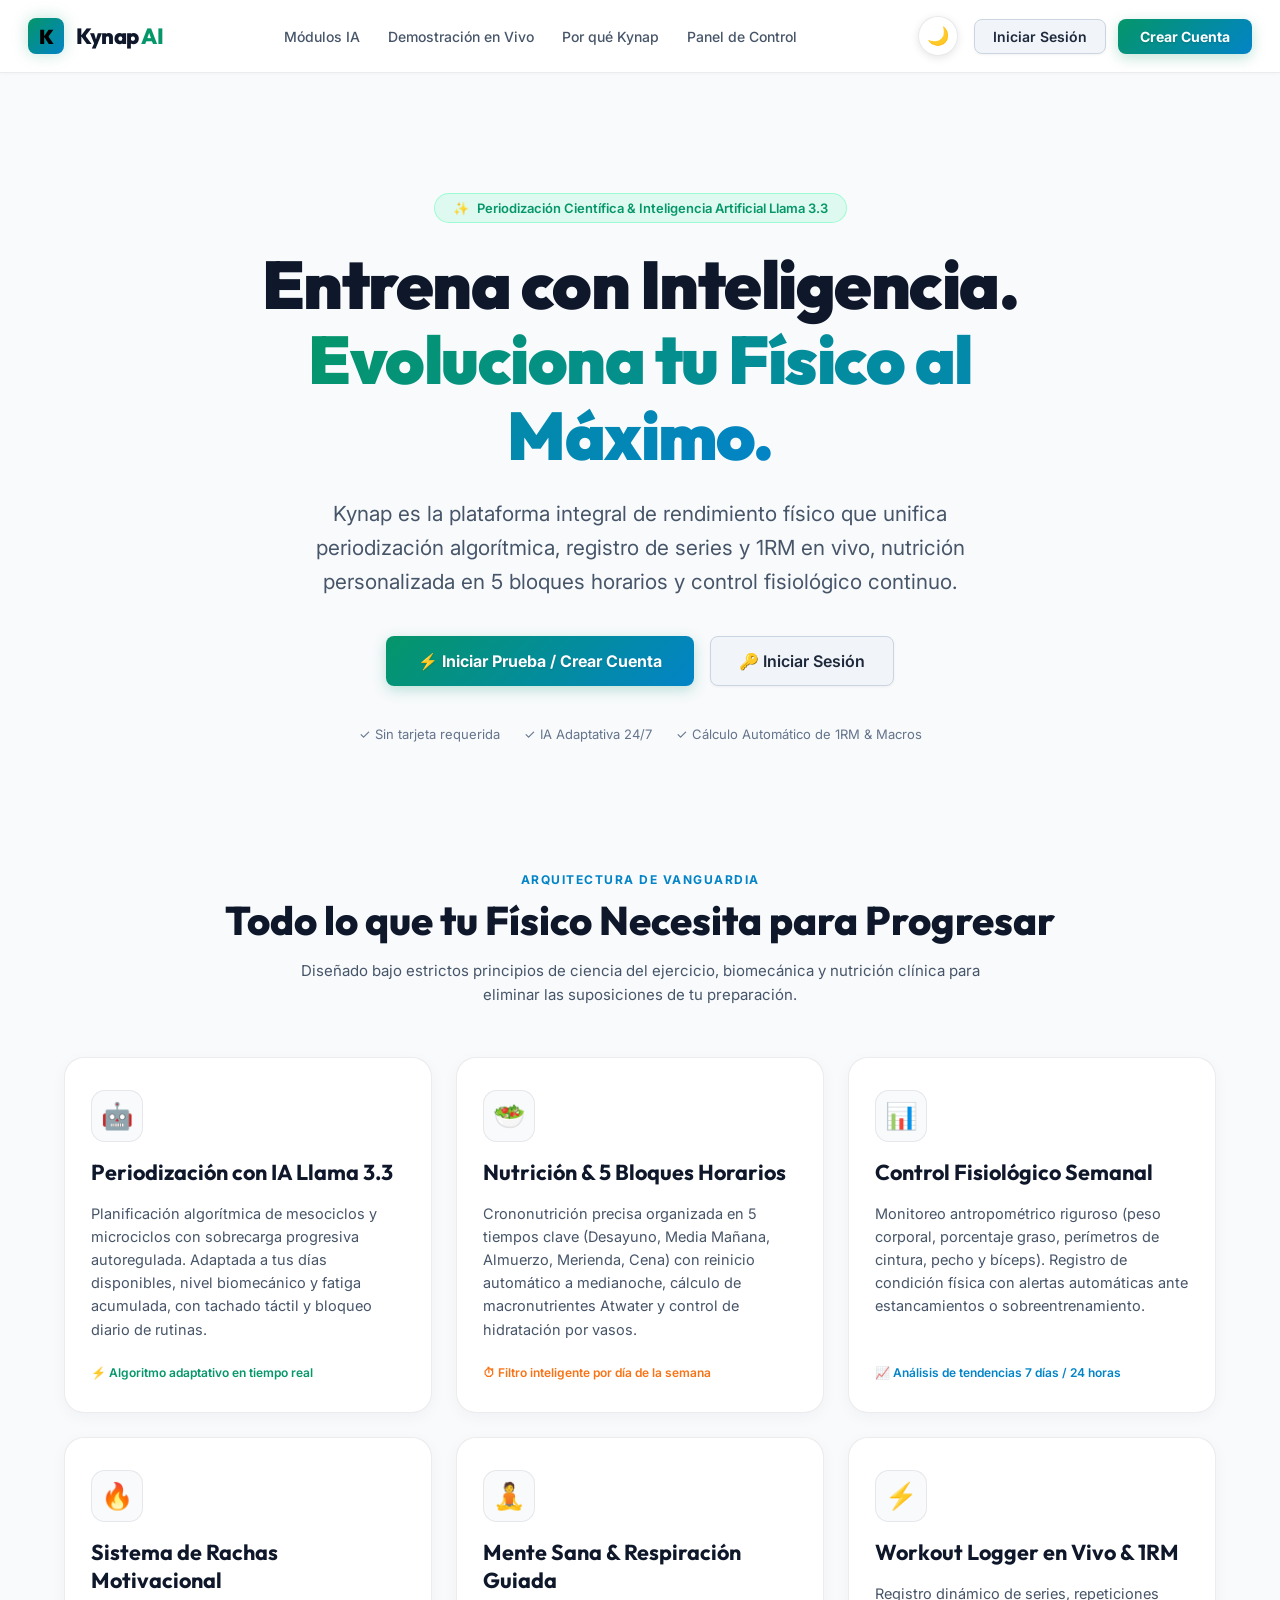
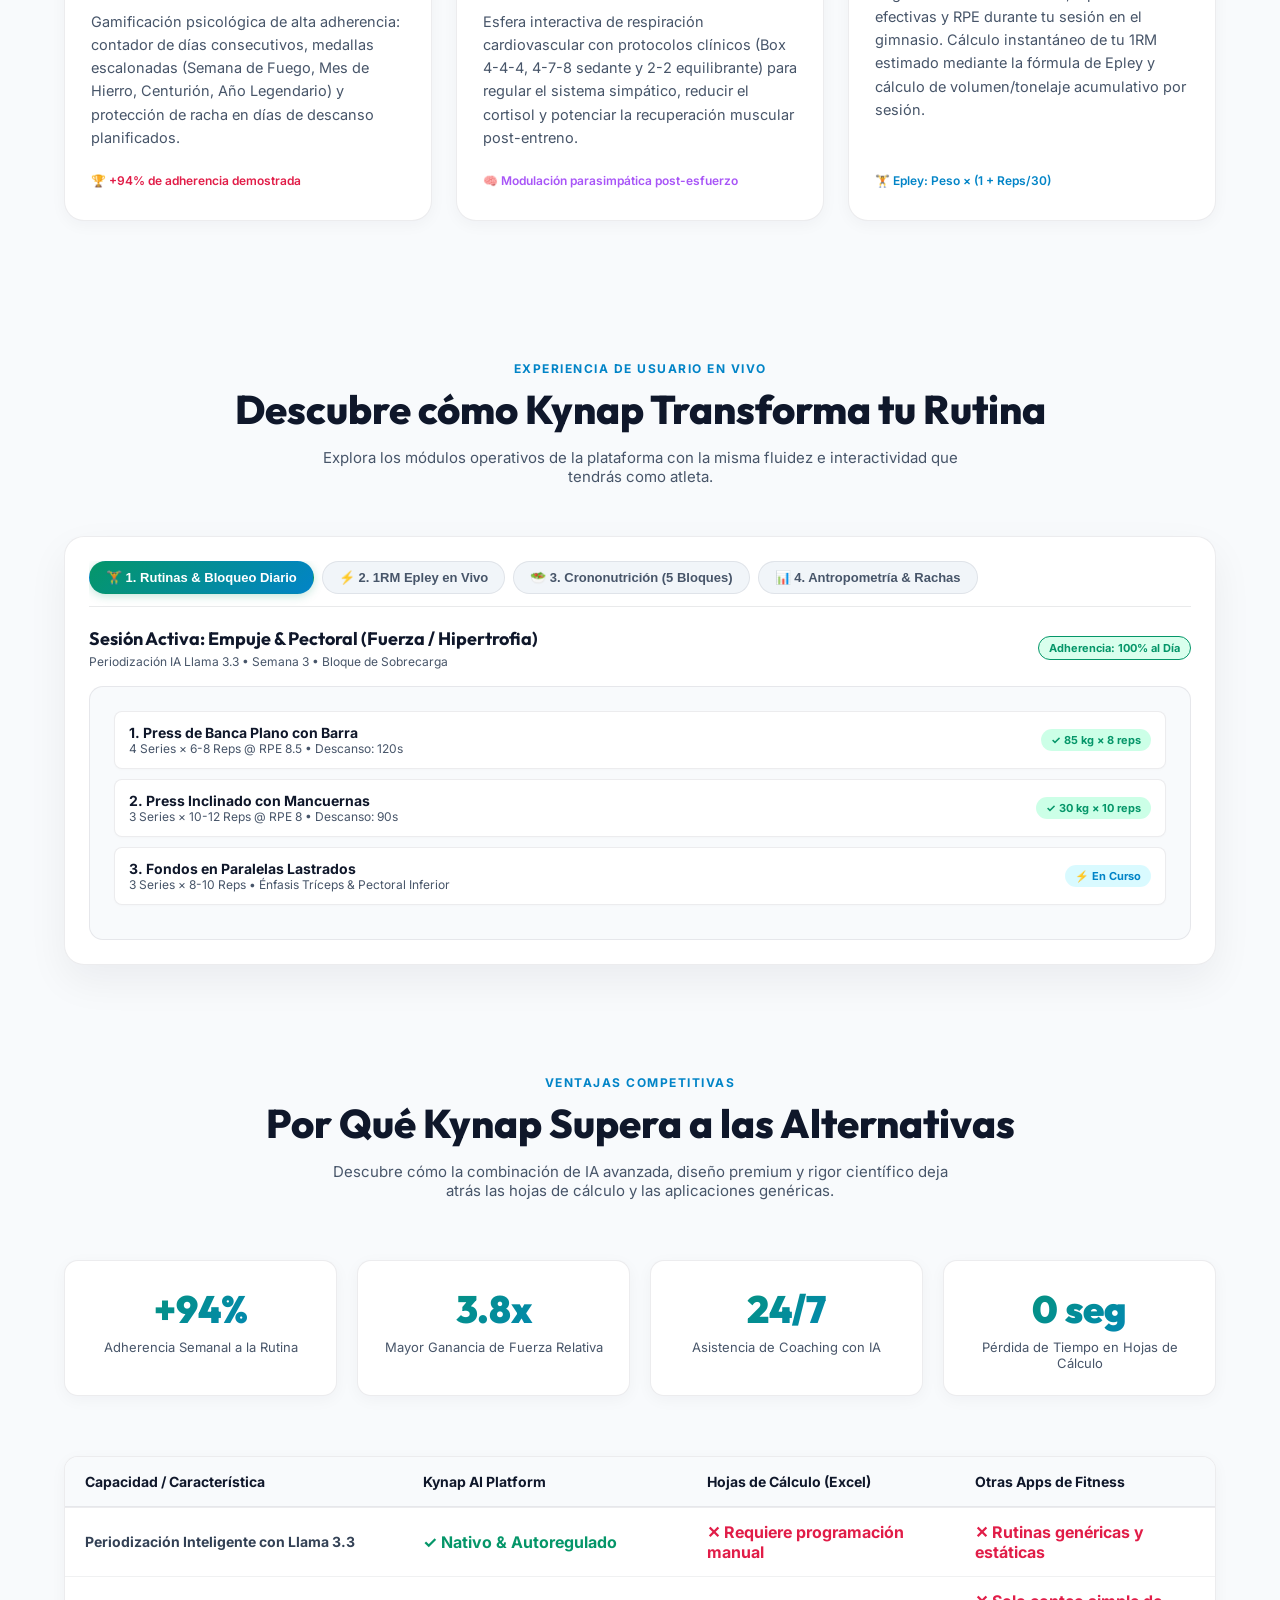
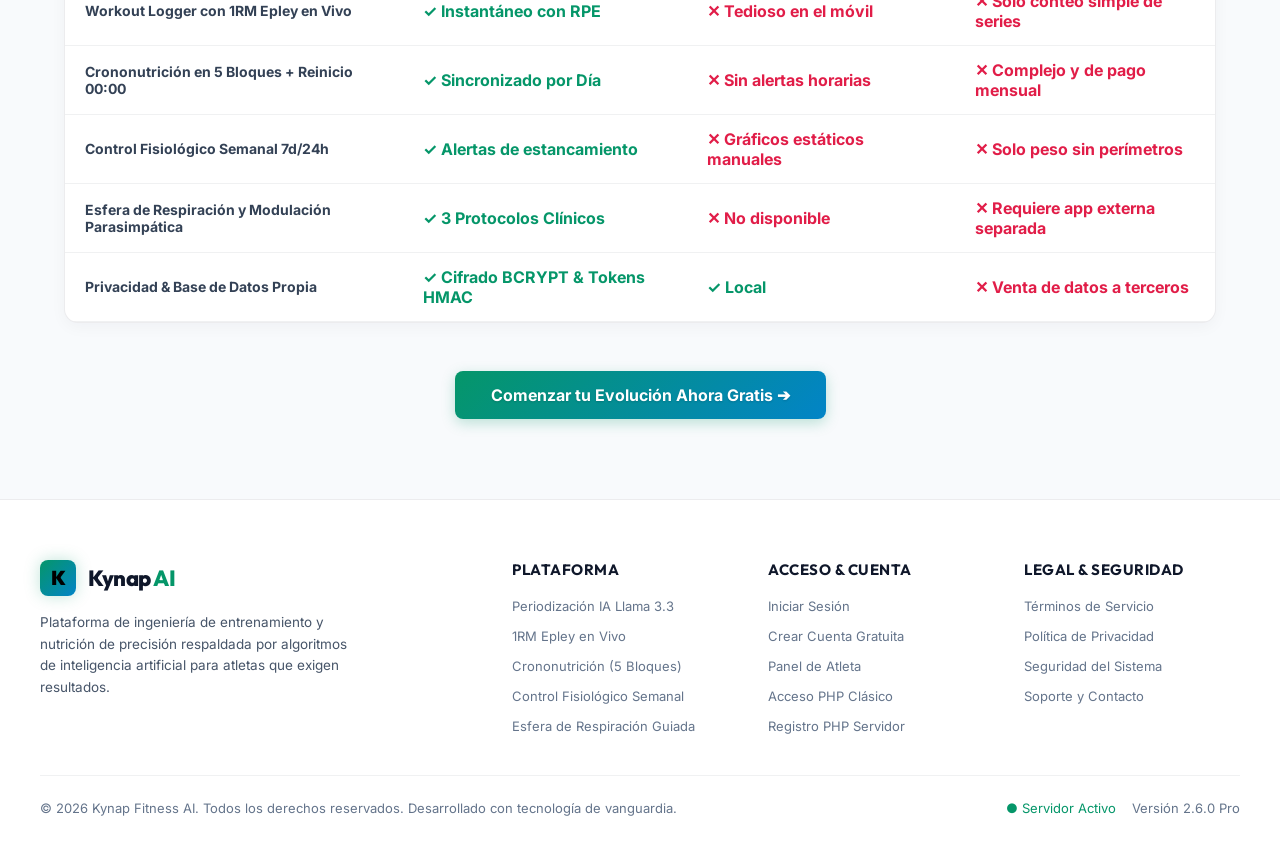
<file: index.html>
<!DOCTYPE html>
<html lang="es">

<head>
  <meta charset="UTF-8">
  <meta name="viewport"
    content="width=device-width, initial-scale=1.0, maximum-scale=1.0, user-scalable=no, viewport-fit=cover">
  <meta name="theme-color" content="#0a0d14">
  <meta name="description"
    content="Kynap AI - Plataforma integral de fitness SaaS: periodización de rutinas con IA Llama 3.3, control de fuerza 1RM en vivo, nutrición en 5 bloques horarios, control fisiológico y sistema de rachas.">
  <title>Kynap AI - Plataforma de Alto Rendimiento Fitness & Coaching Inteligente</title>

  <!-- Google Fonts: Outfit (Titulares de impacto) & Inter (Lectura limpia) -->
  <link rel="preconnect" href="https://fonts.googleapis.com">
  <link rel="preconnect" href="https://fonts.gstatic.com" crossorigin>
  <link
    href="https://fonts.googleapis.com/css2?family=Inter:wght@400;500;600;700&family=Outfit:wght@600;700;800;900&display=swap"
    rel="stylesheet">

  <!-- Hoja de estilos del Design System Kynap -->
  <link rel="stylesheet" href="public/css/app.css">
  <script src="public/js/theme.js"></script>

  <style>
    /* Estilos específicos de la Landing Page Kynap */
    .landing-body {
      background-color: var(--bg-primary);
      color: var(--text-primary);
      min-height: 100vh;
      display: flex;
      flex-direction: column;
      overflow-x: hidden;
    }

    .landing-header {
      position: sticky;
      top: 0;
      z-index: 500;
      background: var(--bg-glass);
      backdrop-filter: blur(18px);
      -webkit-backdrop-filter: blur(18px);
      border-bottom: 1px solid var(--border-subtle);
      padding: 16px 28px;
      display: flex;
      align-items: center;
      justify-content: space-between;
      transition: background 0.3s ease;
    }

    .landing-nav {
      display: flex;
      align-items: center;
      gap: 28px;
    }

    .landing-nav a {
      color: var(--text-secondary);
      text-decoration: none;
      font-size: 14px;
      font-weight: 500;
      transition: var(--transition-fast);
      cursor: pointer;
    }

    .landing-nav a:hover {
      color: var(--accent-emerald);
    }

    .landing-actions {
      display: flex;
      align-items: center;
      gap: 12px;
    }

    .btn-landing-login {
      color: var(--text-primary);
      text-decoration: none;
      font-size: 14px;
      font-weight: 600;
      padding: 8px 18px;
      border-radius: var(--radius-sm);
      border: 1px solid var(--border-subtle);
      background: var(--btn-secondary-bg);
      transition: var(--transition-fast);
      cursor: pointer;
      display: inline-flex;
      align-items: center;
      gap: 6px;
    }

    .btn-landing-login:hover {
      background: var(--btn-secondary-hover);
      border-color: var(--accent-emerald);
      color: var(--accent-emerald);
    }

    .btn-landing-cta {
      background: linear-gradient(135deg, var(--accent-emerald), var(--accent-cyan));
      color: var(--btn-cta-text, #ffffff);
      text-decoration: none;
      font-size: 14px;
      font-weight: 700;
      padding: 9px 22px;
      border-radius: var(--radius-sm);
      box-shadow: 0 0 16px var(--accent-emerald-glow);
      transition: var(--transition-fast);
      cursor: pointer;
      display: inline-flex;
      align-items: center;
      gap: 6px;
      border: none;
    }

    .btn-landing-cta:hover {
      transform: translateY(-2px);
      box-shadow: 0 0 24px var(--accent-emerald-glow);
    }

    /* Hero Section */
    .hero-section {
      padding: 90px 24px 60px;
      text-align: center;
      max-width: 980px;
      margin: 0 auto;
      display: flex;
      flex-direction: column;
      align-items: center;
      position: relative;
    }

    .hero-badge {
      display: inline-flex;
      align-items: center;
      gap: 8px;
      padding: 6px 18px;
      border-radius: var(--radius-full);
      background: rgba(0, 255, 136, 0.1);
      border: 1px solid rgba(0, 255, 136, 0.3);
      color: var(--accent-emerald);
      font-size: 13px;
      font-weight: 600;
      margin-bottom: 24px;
      animation: pulseGlow 2.5s infinite;
    }

    @keyframes pulseGlow {

      0%,
      100% {
        box-shadow: 0 0 0 rgba(0, 255, 136, 0);
      }

      50% {
        box-shadow: 0 0 20px rgba(0, 255, 136, 0.35);
      }
    }

    .hero-title {
      font-family: var(--font-heading);
      font-size: clamp(2.5rem, 5.5vw, 4.2rem);
      font-weight: 900;
      line-height: 1.12;
      letter-spacing: -1.5px;
      margin-bottom: 24px;
    }

    .hero-title span {
      background: linear-gradient(135deg, var(--accent-emerald), var(--accent-cyan));
      -webkit-background-clip: text;
      -webkit-text-fill-color: transparent;
    }

    .hero-subtitle {
      font-size: clamp(1.05rem, 2vw, 1.3rem);
      color: var(--text-secondary);
      max-width: 740px;
      line-height: 1.65;
      margin-bottom: 36px;
    }

    .hero-buttons {
      display: flex;
      gap: 16px;
      justify-content: center;
      flex-wrap: wrap;
      margin-bottom: 20px;
    }

    /* Active Session Banner */
    .session-banner {
      display: none;
      background: rgba(0, 217, 255, 0.12);
      border: 1px solid rgba(0, 217, 255, 0.35);
      padding: 12px 24px;
      border-radius: var(--radius-md);
      margin-bottom: 28px;
      align-items: center;
      gap: 12px;
      color: var(--text-primary);
      font-size: 14px;
      width: 100%;
      max-width: 600px;
      justify-content: center;
    }

    .session-banner a {
      color: var(--accent-cyan);
      font-weight: 700;
      text-decoration: underline;
      cursor: pointer;
    }

    /* Sección de Presentación de Plataforma */
    .features-section {
      padding: 70px 24px 80px;
      max-width: 1200px;
      margin: 0 auto;
      width: 100%;
    }

    .section-header {
      text-align: center;
      margin-bottom: 50px;
    }

    .section-header .section-tag {
      font-size: 12px;
      text-transform: uppercase;
      letter-spacing: 1.5px;
      color: var(--accent-cyan);
      font-weight: 700;
      margin-bottom: 8px;
      display: block;
    }

    .section-header h2 {
      font-family: var(--font-heading);
      font-size: clamp(1.8rem, 3.5vw, 2.5rem);
      font-weight: 800;
      margin-bottom: 14px;
    }

    .features-grid {
      display: grid;
      grid-template-columns: repeat(auto-fit, minmax(320px, 1fr));
      gap: 24px;
    }

    .feature-card {
      background: var(--bg-card);
      border: 1px solid var(--border-subtle);
      border-radius: var(--radius-lg);
      padding: 32px 26px;
      transition: var(--transition-normal);
      display: flex;
      flex-direction: column;
      gap: 16px;
      position: relative;
      overflow: hidden;
    }

    .feature-card::before {
      content: '';
      position: absolute;
      top: 0;
      left: 0;
      right: 0;
      height: 3px;
      background: linear-gradient(90deg, transparent, var(--card-accent, var(--accent-emerald)), transparent);
      opacity: 0;
      transition: opacity 0.3s ease;
    }

    .feature-card:hover {
      transform: translateY(-6px);
      border-color: rgba(255, 255, 255, 0.2);
      box-shadow: 0 12px 30px rgba(0, 0, 0, 0.5);
    }

    .feature-card:hover::before {
      opacity: 1;
    }

    .feature-icon-wrapper {
      width: 52px;
      height: 52px;
      border-radius: var(--radius-md);
      display: flex;
      align-items: center;
      justify-content: center;
      font-size: 26px;
      background: rgba(255, 255, 255, 0.04);
      border: 1px solid var(--border-subtle);
    }

    .feature-title {
      font-family: var(--font-heading);
      font-size: 1.35rem;
      font-weight: 700;
    }

    .feature-desc {
      font-size: 14.5px;
      color: var(--text-secondary);
      line-height: 1.6;
    }

    .feature-highlight-badge {
      display: inline-flex;
      align-items: center;
      gap: 6px;
      font-size: 12px;
      font-weight: 600;
      color: var(--accent-emerald);
      margin-top: auto;
      padding-top: 8px;
    }

    /* Demo Interactiva Preview */
    .preview-section {
      padding: 60px 24px 90px;
      max-width: 1200px;
      margin: 0 auto;
      width: 100%;
    }

    .preview-card-mockup {
      background: var(--bg-card);
      border: 1px solid var(--border-subtle);
      border-radius: var(--radius-md);
      padding: 24px;
      margin-top: 16px;
    }

    .preview-row {
      display: flex;
      justify-content: space-between;
      align-items: center;
      padding: 12px 14px;
      border-radius: var(--radius-sm);
      background: var(--pill-bg);
      border: 1px solid var(--border-subtle);
      margin-bottom: 10px;
    }

    .preview-pill {
      padding: 4px 10px;
      border-radius: var(--radius-full);
      font-size: 11px;
      font-weight: 700;
    }

    /* Modal Form Styles */
    .auth-tabs {
      display: flex;
      border-bottom: 1px solid var(--border-subtle);
      margin-bottom: 20px;
    }

    .auth-tab-btn {
      flex: 1;
      background: none;
      border: none;
      color: var(--text-secondary);
      padding: 12px;
      font-size: 14px;
      font-weight: 700;
      cursor: pointer;
      border-bottom: 2px solid transparent;
      transition: var(--transition-fast);
    }

    .auth-tab-btn.active {
      color: var(--accent-emerald);
      border-bottom-color: var(--accent-emerald);
    }

    .modal-sheet::-webkit-scrollbar {
      width: 6px;
    }

    .modal-sheet::-webkit-scrollbar-track {
      background: rgba(0, 0, 0, 0.2);
    }

    .modal-sheet::-webkit-scrollbar-thumb {
      background: rgba(255, 255, 255, 0.15);
      border-radius: 4px;
    }

    /* Footer */
    .landing-footer {
      border-top: 1px solid var(--border-subtle);
      background: var(--bg-surface);
      padding: 60px 24px 36px;
      margin-top: auto;
    }

    .footer-grid {
      max-width: 1200px;
      margin: 0 auto;
      display: grid;
      grid-template-columns: 2fr repeat(3, 1fr);
      gap: 40px;
      margin-bottom: 40px;
    }

    .footer-col h4 {
      font-family: var(--font-heading);
      font-size: 15px;
      font-weight: 700;
      color: var(--text-primary);
      margin-bottom: 16px;
      text-transform: uppercase;
      letter-spacing: 0.5px;
    }

    .footer-col ul {
      list-style: none;
      padding: 0;
      margin: 0;
      display: flex;
      flex-direction: column;
      gap: 10px;
    }

    .footer-col a {
      color: var(--text-muted);
      text-decoration: none;
      font-size: 13px;
      transition: color 0.2s ease;
    }

    .footer-col a:hover {
      color: var(--accent-emerald);
    }

    .footer-bottom {
      max-width: 1200px;
      margin: 0 auto;
      padding-top: 24px;
      border-top: 1px solid var(--border-subtle);
      display: flex;
      justify-content: space-between;
      align-items: center;
      flex-wrap: wrap;
      gap: 16px;
      font-size: 13px;
      color: var(--text-muted);
    }

    @media (max-width: 860px) {
      .footer-grid {
        grid-template-columns: 1fr 1fr;
      }

      .landing-nav {
        display: none;
      }

      .hero-section {
        padding: 60px 16px 40px;
      }
    }

    @media (max-width: 520px) {
      .footer-grid {
        grid-template-columns: 1fr;
      }

      .hero-buttons {
        flex-direction: column;
        width: 100%;
      }

      .btn-landing-cta,
      .btn-landing-login {
        width: 100%;
        justify-content: center;
      }
    }
  </style>
</head>

<body class="landing-body">

  <!-- Contenedor Global de Notificaciones Toast -->
  <div id="toastContainer" class="toast-container" aria-live="polite"></div>

  <!-- ====================================================================
       1. ENCABEZADO DE NAVEGACIÓN PRINCIPAL
       ==================================================================== -->
  <header class="landing-header">
    <div class="brand" style="border: none; padding: 0;">
      <div class="brand-logo">K</div>
      <div class="brand-name">Kynap <span>AI</span></div>
    </div>

    <nav class="landing-nav">
      <a href="#plataforma">Módulos IA</a>
      <a href="#demostracion">Demostración en Vivo</a>
      <a href="#diferenciadores">Por qué Kynap</a>
      <a href="app.html" onclick="navigateToDashboard(event)" id="navDashboardLink">Panel de Control</a>
    </nav>

    <div class="landing-actions">
      <button type="button" class="btn-theme-toggle" onclick="toggleTheme()" aria-label="Cambiar tema"
        style="margin-right: 4px;">🌙</button>
      <a href="login.html" class="btn-landing-login" onclick="openAuthModal('login', event)">Iniciar Sesión</a>
      <a href="registro.html" class="btn-landing-cta" onclick="openAuthModal('register', event)">Crear Cuenta</a>
    </div>
  </header>

  <!-- ====================================================================
       BANNER DE REDIRECCIÓN INTELIGENTE (SI YA HAY SESIÓN)
       ==================================================================== -->
  <div class="hero-section" style="padding-bottom: 0; padding-top: 30px;">
    <div id="smartSessionBanner" class="session-banner">
      <span style="font-size: 18px;">⚡</span>
      <span id="sessionUserGreeting">Tienes una sesión iniciada.</span>
      <a href="app.html" onclick="navigateToDashboard(event)" id="bannerDashboardLink">Ir a mi Panel de Control ➔</a>
    </div>
  </div>

  <!-- ====================================================================
       2. SECCIÓN HERO (ALTO IMPACTO SAAS)
       ==================================================================== -->
  <section class="hero-section">
    <div class="hero-badge">
      <span>✨</span> Periodización Científica & Inteligencia Artificial Llama 3.3
    </div>

    <h1 class="hero-title">
      Entrena con Inteligencia.<br>
      <span>Evoluciona tu Físico al Máximo.</span>
    </h1>

    <p class="hero-subtitle">
      Kynap es la plataforma integral de rendimiento físico que unifica periodización algorítmica, registro de series y
      1RM en vivo, nutrición personalizada en 5 bloques horarios y control fisiológico continuo.
    </p>

    <div class="hero-buttons">
      <a href="registro.html" class="btn-landing-cta" style="padding: 14px 32px; font-size: 16px;"
        onclick="openAuthModal('register', event)">
        ⚡ Iniciar Prueba / Crear Cuenta
      </a>
      <a href="login.html" class="btn-landing-login" style="padding: 14px 28px; font-size: 16px;"
        onclick="openAuthModal('login', event)">
        🔑 Iniciar Sesión
      </a>
    </div>

    <div
      style="display: flex; gap: 24px; align-items: center; justify-content: center; margin-top: 20px; font-size: 13px; color: var(--text-muted); flex-wrap: wrap;">
      <span>✓ Sin tarjeta requerida</span>
      <span>✓ IA Adaptativa 24/7</span>
      <span>✓ Cálculo Automático de 1RM & Macros</span>
    </div>
  </section>

  <!-- ====================================================================
       3. PRESENTACIÓN DE LA PLATAFORMA (5 MÓDULOS ESENCIALES)
       ==================================================================== -->
  <section class="features-section" id="plataforma">
    <div class="section-header">
      <span class="section-tag">Arquitectura de Vanguardia</span>
      <h2>Todo lo que tu Físico Necesita para Progresar</h2>
      <p style="color: var(--text-secondary); max-width: 680px; margin: 0 auto; font-size: 15px; line-height: 1.6;">
        Diseñado bajo estrictos principios de ciencia del ejercicio, biomecánica y nutrición clínica para eliminar las
        suposiciones de tu preparación.
      </p>
    </div>

    <div class="features-grid">
      <!-- 1. Periodización de Rutinas con IA Llama 3.3 -->
      <div class="feature-card" style="--card-accent: var(--accent-emerald);">
        <div class="feature-icon-wrapper" style="color: var(--accent-emerald);">🤖</div>
        <h3 class="feature-title">Periodización con IA Llama 3.3</h3>
        <p class="feature-desc">
          Planificación algorítmica de mesociclos y microciclos con sobrecarga progresiva autoregulada. Adaptada a tus
          días disponibles, nivel biomecánico y fatiga acumulada, con tachado táctil y bloqueo diario de rutinas.
        </p>
        <div class="feature-highlight-badge">
          <span>⚡ Algoritmo adaptativo en tiempo real</span>
        </div>
      </div>

      <!-- 2. Seguimiento Nutricional & 5 Bloques Horarios -->
      <div class="feature-card" style="--card-accent: var(--accent-amber);">
        <div class="feature-icon-wrapper" style="color: var(--accent-amber);">🥗</div>
        <h3 class="feature-title">Nutrición & 5 Bloques Horarios</h3>
        <p class="feature-desc">
          Crononutrición precisa organizada en 5 tiempos clave (Desayuno, Media Mañana, Almuerzo, Merienda, Cena) con
          reinicio automático a medianoche, cálculo de macronutrientes Atwater y control de hidratación por vasos.
        </p>
        <div class="feature-highlight-badge" style="color: var(--accent-amber);">
          <span>⏱ Filtro inteligente por día de la semana</span>
        </div>
      </div>

      <!-- 3. Control Fisiológico Semanal & 24h Biometrics -->
      <div class="feature-card" style="--card-accent: var(--accent-cyan);">
        <div class="feature-icon-wrapper" style="color: var(--accent-cyan);">📊</div>
        <h3 class="feature-title">Control Fisiológico Semanal</h3>
        <p class="feature-desc">
          Monitoreo antropométrico riguroso (peso corporal, porcentaje graso, perímetros de cintura, pecho y bíceps).
          Registro de condición física con alertas automáticas ante estancamientos o sobreentrenamiento.
        </p>
        <div class="feature-highlight-badge" style="color: var(--accent-cyan);">
          <span>📈 Análisis de tendencias 7 días / 24 horas</span>
        </div>
      </div>

      <!-- 4. Sistema de Rachas Motivacional -->
      <div class="feature-card" style="--card-accent: var(--accent-rose);">
        <div class="feature-icon-wrapper" style="color: var(--accent-rose);">🔥</div>
        <h3 class="feature-title">Sistema de Rachas Motivacional</h3>
        <p class="feature-desc">
          Gamificación psicológica de alta adherencia: contador de días consecutivos, medallas escalonadas (Semana de
          Fuego, Mes de Hierro, Centurión, Año Legendario) y protección de racha en días de descanso planificados.
        </p>
        <div class="feature-highlight-badge" style="color: var(--accent-rose);">
          <span>🏆 +94% de adherencia demostrada</span>
        </div>
      </div>

      <!-- 5. Mente Sana & Respiración Guiada -->
      <div class="feature-card" style="--card-accent: #a855f7;">
        <div class="feature-icon-wrapper" style="color: #a855f7;">🧘</div>
        <h3 class="feature-title">Mente Sana & Respiración Guiada</h3>
        <p class="feature-desc">
          Esfera interactiva de respiración cardiovascular con protocolos clínicos (Box 4-4-4, 4-7-8 sedante y 2-2
          equilibrante) para regular el sistema simpático, reducir el cortisol y potenciar la recuperación muscular
          post-entreno.
        </p>
        <div class="feature-highlight-badge" style="color: #a855f7;">
          <span>🧠 Modulación parasimpática post-esfuerzo</span>
        </div>
      </div>

      <!-- 6. Workout Logger en Vivo & 1RM Epley -->
      <div class="feature-card" style="--card-accent: var(--accent-cyan);">
        <div class="feature-icon-wrapper" style="color: var(--accent-cyan);">⚡</div>
        <h3 class="feature-title">Workout Logger en Vivo & 1RM</h3>
        <p class="feature-desc">
          Registro dinámico de series, repeticiones efectivas y RPE durante tu sesión en el gimnasio. Cálculo
          instantáneo de tu 1RM estimado mediante la fórmula de Epley y cálculo de volumen/tonelaje acumulativo por
          sesión.
        </p>
        <div class="feature-highlight-badge" style="color: var(--accent-cyan);">
          <span>🏋️ Epley: Peso × (1 + Reps/30)</span>
        </div>
      </div>
    </div>
  </section>

  <!-- ====================================================================
       4. DEMOSTRACIÓN INTERACTIVA / VISTA PREVIA PASO A PASO
       ==================================================================== -->
  <section class="preview-section" id="demostracion">
    <div class="section-header">
      <span class="section-tag">Experiencia de Usuario en Vivo</span>
      <h2>Descubre cómo Kynap Transforma tu Rutina</h2>
      <p style="color: var(--text-secondary); max-width: 650px; margin: 0 auto; font-size: 15px;">
        Explora los módulos operativos de la plataforma con la misma fluidez e interactividad que tendrás como atleta.
      </p>
    </div>

    <div class="interactive-preview-container">
      <!-- Pestañas de la Demo -->
      <div class="preview-tab-controls" role="tablist">
        <button type="button" class="preview-tab-btn active" onclick="switchPreviewTab('tab-workout', this)">🏋️ 1.
          Rutinas & Bloqueo Diario</button>
        <button type="button" class="preview-tab-btn" onclick="switchPreviewTab('tab-epley', this)">⚡ 2. 1RM Epley en
          Vivo</button>
        <button type="button" class="preview-tab-btn" onclick="switchPreviewTab('tab-nutrition', this)">🥗 3.
          Crononutrición (5 Bloques)</button>
        <button type="button" class="preview-tab-btn" onclick="switchPreviewTab('tab-biometrics', this)">📊 4.
          Antropometría & Rachas</button>
      </div>

      <!-- Pestaña 1: Rutinas -->
      <div id="tab-workout" class="preview-tab-content active">
        <div
          style="display: flex; justify-content: space-between; align-items: center; margin-bottom: 16px; flex-wrap: wrap; gap: 10px;">
          <div>
            <h4 style="font-family: var(--font-heading); font-size: 18px; margin: 0;">Sesión Activa: Empuje & Pectoral
              (Fuerza / Hipertrofia)</h4>
            <span style="font-size: 12px; color: var(--text-secondary);">Periodización IA Llama 3.3 • Semana 3 • Bloque
              de Sobrecarga</span>
          </div>
          <span class="preview-pill"
            style="background: rgba(0, 255, 136, 0.15); color: var(--accent-emerald); border: 1px solid var(--accent-emerald);">
            Adherencia: 100% al Día
          </span>
        </div>

        <div class="preview-card-mockup">
          <div class="preview-row">
            <div>
              <div style="font-weight: 700; font-size: 14px;">1. Press de Banca Plano con Barra</div>
              <div style="font-size: 12px; color: var(--text-secondary);">4 Series × 6-8 Reps @ RPE 8.5 • Descanso: 120s
              </div>
            </div>
            <span class="preview-pill" style="background: rgba(0, 255, 136, 0.2); color: var(--accent-emerald);">✓ 85 kg
              × 8 reps</span>
          </div>

          <div class="preview-row">
            <div>
              <div style="font-weight: 700; font-size: 14px;">2. Press Inclinado con Mancuernas</div>
              <div style="font-size: 12px; color: var(--text-secondary);">3 Series × 10-12 Reps @ RPE 8 • Descanso: 90s
              </div>
            </div>
            <span class="preview-pill" style="background: rgba(0, 255, 136, 0.2); color: var(--accent-emerald);">✓ 30 kg
              × 10 reps</span>
          </div>

          <div class="preview-row">
            <div>
              <div style="font-weight: 700; font-size: 14px;">3. Fondos en Paralelas Lastrados</div>
              <div style="font-size: 12px; color: var(--text-secondary);">3 Series × 8-10 Reps • Énfasis Tríceps &
                Pectoral Inferior</div>
            </div>
            <span class="preview-pill" style="background: rgba(0, 217, 255, 0.15); color: var(--accent-cyan);">⚡ En
              Curso</span>
          </div>
        </div>
      </div>

      <!-- Pestaña 2: 1RM Epley -->
      <div id="tab-epley" class="preview-tab-content">
        <div
          style="display: flex; justify-content: space-between; align-items: center; margin-bottom: 16px; flex-wrap: wrap; gap: 10px;">
          <div>
            <h4 style="font-family: var(--font-heading); font-size: 18px; margin: 0;">Calculadora de 1RM en Tiempo Real
            </h4>
            <span style="font-size: 12px; color: var(--text-secondary);">Fórmula de Epley validada científicamente para
              cuantificación de fuerza</span>
          </div>
          <span class="preview-pill"
            style="background: rgba(0, 217, 255, 0.15); color: var(--accent-cyan); border: 1px solid var(--accent-cyan);">
            Algoritmo Activo
          </span>
        </div>

        <div class="preview-card-mockup"
          style="display: grid; grid-template-columns: repeat(auto-fit, minmax(220px, 1fr)); gap: 16px;">
          <div style="background: rgba(255,255,255,0.03); padding: 16px; border-radius: var(--radius-sm);">
            <label style="font-size: 12px; color: var(--text-secondary); display: block; margin-bottom: 6px;">Peso
              Levantado (kg)</label>
            <input type="number" id="previewWeight" value="100" class="input-custom" style="padding: 8px 12px;"
              oninput="updateLiveEpley()">
          </div>
          <div style="background: rgba(255,255,255,0.03); padding: 16px; border-radius: var(--radius-sm);">
            <label
              style="font-size: 12px; color: var(--text-secondary); display: block; margin-bottom: 6px;">Repeticiones
              Logradas</label>
            <input type="number" id="previewReps" value="6" min="1" max="30" class="input-custom"
              style="padding: 8px 12px;" oninput="updateLiveEpley()">
          </div>
          <div
            style="background: rgba(0, 255, 136, 0.08); border: 1px solid rgba(0, 255, 136, 0.25); padding: 16px; border-radius: var(--radius-sm); text-align: center;">
            <div style="font-size: 12px; color: var(--accent-emerald); font-weight: 700;">1RM Estimado</div>
            <div id="preview1RMDisplay"
              style="font-family: var(--font-heading); font-size: 32px; font-weight: 900; color: var(--text-primary);">
              120.0 kg</div>
            <div style="font-size: 11px; color: var(--text-muted);">Cálculo: 100 × (1 + 6/30)</div>
          </div>
        </div>
      </div>

      <!-- Pestaña 3: Crononutrición -->
      <div id="tab-nutrition" class="preview-tab-content">
        <div
          style="display: flex; justify-content: space-between; align-items: center; margin-bottom: 16px; flex-wrap: wrap; gap: 10px;">
          <div>
            <h4 style="font-family: var(--font-heading); font-size: 18px; margin: 0;">Plan Alimenticio de Hoy (Lunes) •
              5 Bloques</h4>
            <span style="font-size: 12px; color: var(--text-secondary);">Meta Diaria: 2,850 kcal • P: 180g | C: 320g |
              G: 75g • Hidratación: 3.5L</span>
          </div>
          <span class="preview-pill"
            style="background: rgba(245, 158, 11, 0.15); color: var(--accent-amber); border: 1px solid var(--accent-amber);">
            Reinicio Automático a Medianoche
          </span>
        </div>

        <div class="preview-card-mockup">
          <div class="preview-row">
            <div>
              <span style="font-size: 11px; color: var(--accent-amber); font-weight: 700;">08:00 AM • DESAYUNO</span>
              <div style="font-weight: 600; font-size: 13.5px;">Avena proteica con plátano, mantequilla de maní y 3
                huevos revueltos</div>
            </div>
            <span class="preview-pill" style="background: rgba(0, 255, 136, 0.15); color: var(--accent-emerald);">✓ 650
              kcal</span>
          </div>
          <div class="preview-row">
            <div>
              <span style="font-size: 11px; color: var(--accent-amber); font-weight: 700;">11:00 AM • MEDIA
                MAÑANA</span>
              <div style="font-weight: 600; font-size: 13.5px;">Batido de proteína aislado, almendras tostadas y manzana
                verde</div>
            </div>
            <span class="preview-pill" style="background: rgba(0, 255, 136, 0.15); color: var(--accent-emerald);">✓ 380
              kcal</span>
          </div>
          <div class="preview-row">
            <div>
              <span style="font-size: 11px; color: var(--accent-amber); font-weight: 700;">02:00 PM • ALMUERZO</span>
              <div style="font-weight: 600; font-size: 13.5px;">Pechuga a la plancha (200g), arroz integral (200g) y
                aguacate</div>
            </div>
            <span class="preview-pill" style="background: rgba(0, 217, 255, 0.15); color: var(--accent-cyan);">⚡
              Próximo</span>
          </div>
        </div>
      </div>

      <!-- Pestaña 4: Antropometría -->
      <div id="tab-biometrics" class="preview-tab-content">
        <div
          style="display: flex; justify-content: space-between; align-items: center; margin-bottom: 16px; flex-wrap: wrap; gap: 10px;">
          <div>
            <h4 style="font-family: var(--font-heading); font-size: 18px; margin: 0;">Evolución Antropométrica & Racha
              Activa</h4>
            <span style="font-size: 12px; color: var(--text-secondary);">Monitoreo de recomposición corporal con alertas
              fisiológicas</span>
          </div>
          <span class="preview-pill"
            style="background: rgba(255, 71, 87, 0.15); color: var(--accent-rose); border: 1px solid var(--accent-rose);">
            🔥 Racha: 21 Días Consecutivos
          </span>
        </div>

        <div class="preview-card-mockup"
          style="display: grid; grid-template-columns: repeat(auto-fit, minmax(180px, 1fr)); gap: 14px;">
          <div
            style="background: rgba(255, 255, 255, 0.03); padding: 16px; border-radius: var(--radius-sm); text-align: center;">
            <span style="font-size: 12px; color: var(--text-secondary);">Peso Inicial ➔ Actual</span>
            <div style="font-size: 22px; font-weight: 800; color: var(--text-primary); margin: 4px 0;">78.5 ➔ 75.0 kg
            </div>
            <span style="font-size: 11px; color: var(--accent-emerald); font-weight: 700;">-3.5 kg Grasa Pura</span>
          </div>
          <div
            style="background: rgba(255, 255, 255, 0.03); padding: 16px; border-radius: var(--radius-sm); text-align: center;">
            <span style="font-size: 12px; color: var(--text-secondary);">% Grasa Estimado</span>
            <div style="font-size: 22px; font-weight: 800; color: var(--accent-cyan); margin: 4px 0;">13.8%</div>
            <span style="font-size: 11px; color: var(--accent-cyan); font-weight: 700;">Rango Atlético</span>
          </div>
          <div
            style="background: rgba(255, 255, 255, 0.03); padding: 16px; border-radius: var(--radius-sm); text-align: center;">
            <span style="font-size: 12px; color: var(--text-secondary);">Medalla Desbloqueada</span>
            <div style="font-size: 22px; font-weight: 800; color: var(--accent-amber); margin: 4px 0;">Mes de Hierro 🛡️
            </div>
            <span style="font-size: 11px; color: var(--accent-amber); font-weight: 700;">Adherencia > 90%</span>
          </div>
        </div>
      </div>
    </div>
  </section>

  <!-- ====================================================================
       5. BENEFICIOS & DIFERENCIADORES (TABLA COMPARATIVA & MÉTRICAS)
       ==================================================================== -->
  <section class="features-section" id="diferenciadores" style="padding-top: 20px;">
    <div class="section-header">
      <span class="section-tag">Ventajas Competitivas</span>
      <h2>Por Qué Kynap Supera a las Alternativas</h2>
      <p style="color: var(--text-secondary); max-width: 650px; margin: 0 auto; font-size: 15px;">
        Descubre cómo la combinación de IA avanzada, diseño premium y rigor científico deja atrás las hojas de cálculo y
        las aplicaciones genéricas.
      </p>
    </div>

    <!-- Grid de Métricas de Rendimiento -->
    <div class="kpi-metrics-grid">
      <div class="kpi-metric-box">
        <div class="kpi-metric-number">+94%</div>
        <div class="kpi-metric-label">Adherencia Semanal a la Rutina</div>
      </div>
      <div class="kpi-metric-box">
        <div class="kpi-metric-number">3.8x</div>
        <div class="kpi-metric-label">Mayor Ganancia de Fuerza Relativa</div>
      </div>
      <div class="kpi-metric-box">
        <div class="kpi-metric-number">24/7</div>
        <div class="kpi-metric-label">Asistencia de Coaching con IA</div>
      </div>
      <div class="kpi-metric-box">
        <div class="kpi-metric-number">0 seg</div>
        <div class="kpi-metric-label">Pérdida de Tiempo en Hojas de Cálculo</div>
      </div>
    </div>

    <!-- Tabla Comparativa -->
    <div class="comparison-table-wrapper">
      <table class="comparison-table">
        <thead>
          <tr>
            <th>Capacidad / Característica</th>
            <th style="color: var(--accent-emerald);">Kynap AI Platform</th>
            <th>Hojas de Cálculo (Excel)</th>
            <th>Otras Apps de Fitness</th>
          </tr>
        </thead>
        <tbody>
          <tr>
            <td><strong>Periodización Inteligente con Llama 3.3</strong></td>
            <td><span class="check-green">✓ Nativo & Autoregulado</span></td>
            <td><span class="cross-red">✕ Requiere programación manual</span></td>
            <td><span class="cross-red">✕ Rutinas genéricas y estáticas</span></td>
          </tr>
          <tr>
            <td><strong>Workout Logger con 1RM Epley en Vivo</strong></td>
            <td><span class="check-green">✓ Instantáneo con RPE</span></td>
            <td><span class="cross-red">✕ Tedioso en el móvil</span></td>
            <td><span class="cross-red">✕ Solo conteo simple de series</span></td>
          </tr>
          <tr>
            <td><strong>Crononutrición en 5 Bloques + Reinicio 00:00</strong></td>
            <td><span class="check-green">✓ Sincronizado por Día</span></td>
            <td><span class="cross-red">✕ Sin alertas horarias</span></td>
            <td><span class="cross-red">✕ Complejo y de pago mensual</span></td>
          </tr>
          <tr>
            <td><strong>Control Fisiológico Semanal 7d/24h</strong></td>
            <td><span class="check-green">✓ Alertas de estancamiento</span></td>
            <td><span class="cross-red">✕ Gráficos estáticos manuales</span></td>
            <td><span class="cross-red">✕ Solo peso sin perímetros</span></td>
          </tr>
          <tr>
            <td><strong>Esfera de Respiración y Modulación Parasimpática</strong></td>
            <td><span class="check-green">✓ 3 Protocolos Clínicos</span></td>
            <td><span class="cross-red">✕ No disponible</span></td>
            <td><span class="cross-red">✕ Requiere app externa separada</span></td>
          </tr>
          <tr>
            <td><strong>Privacidad & Base de Datos Propia</strong></td>
            <td><span class="check-green">✓ Cifrado BCRYPT & Tokens HMAC</span></td>
            <td><span class="check-green">✓ Local</span></td>
            <td><span class="cross-red">✕ Venta de datos a terceros</span></td>
          </tr>
        </tbody>
      </table>
    </div>

    <div style="text-align: center; margin-top: 48px;">
      <a href="registro.html" class="btn-landing-cta" style="padding: 14px 36px; font-size: 16px;"
        onclick="openAuthModal('register', event)">
        Comenzar tu Evolución Ahora Gratis ➔
      </a>
    </div>
  </section>

  <!-- ====================================================================
       MODAL DE AUTENTICACIÓN INTEGRADO CON WIZARD MULTIPASO Y DOBLE FEEDBACK
       ==================================================================== -->
  <div class="modal-backdrop" id="authModal" onclick="if(event.target === this) closeAuthModal(event)">
    <div class="modal-sheet" id="modalSheetCard"
      style="padding: 30px 26px; max-width: 580px; max-height: 90vh; overflow-y: auto;">
      <div style="display: flex; justify-content: space-between; align-items: center; margin-bottom: 12px;">
        <div class="brand" style="border: none; padding: 0;">
          <div class="brand-logo" style="width: 32px; height: 32px; font-size: 18px;">K</div>
          <div class="brand-name" style="font-size: 18px;">Kynap <span>AI</span></div>
        </div>
        <button class="btn-icon" onclick="closeAuthModal(event)" style="font-size: 16px;">✕</button>
      </div>

      <!-- Pestañas del Modal -->
      <div class="auth-tabs">
        <button class="auth-tab-btn active" id="tabBtnLogin" onclick="switchAuthTab('login', event)">Iniciar
          Sesión</button>
        <button class="auth-tab-btn" id="tabBtnRegister" onclick="switchAuthTab('register', event)">Crear
          Cuenta</button>
      </div>

      <!-- Banner de Feedback Contextual de Error -->
      <div id="authAlertBox" class="auth-alert-banner" style="display: none; margin-bottom: 16px;" role="alert"></div>

      <!-- Formulario 1: Iniciar Sesión con Doble Indicador -->
      <form id="authLoginForm" action="#" method="POST" onsubmit="handleAuthLogin(event)"
        style="display: flex; flex-direction: column; gap: 14px;">
        <div class="form-group" style="margin: 0;">
          <label for="modalLoginEmail">Correo Electrónico</label>
          <input type="email" id="modalLoginEmail" class="input-custom" placeholder="tu_correo@ejemplo.com" required
            autocomplete="email" oninput="clearModalFieldError(this)">
          <div id="modalLoginEmailErr" class="field-error-msg" style="display: none;"></div>
        </div>

        <div class="form-group" style="margin: 0;">
          <label for="modalLoginPassword">Contraseña</label>
          <input type="password" id="modalLoginPassword" class="input-custom" placeholder="••••••••" required
            autocomplete="current-password" oninput="clearModalFieldError(this)">
          <div id="modalLoginPassErr" class="field-error-msg" style="display: none;"></div>
        </div>

        <button type="submit" id="modalLoginSubmitBtn" class="btn-checkin"
          style="background: linear-gradient(135deg, var(--accent-emerald), var(--accent-cyan)); color: #000; font-weight: 700; padding: 12px; font-size: 15px; margin-top: 6px;">
          Ingresar al Panel ➔
        </button>
      </form>

      <!-- Formulario 2: Crear Cuenta Onboarding Multipaso -->
      <div id="authRegisterContainer" style="display: none; flex-direction: column; gap: 14px;">

        <!-- Indicador de Pasos del Wizard -->
        <div class="multistep-bar" style="margin-bottom: 8px;">
          <div class="step-node active" id="modalStepNode1">
            <div class="step-bubble">1</div>
            <div class="step-label">Cuenta</div>
          </div>
          <div class="step-connector" id="modalConnector1"></div>
          <div class="step-node" id="modalStepNode2">
            <div class="step-bubble">2</div>
            <div class="step-label">Biometría</div>
          </div>
          <div class="step-connector" id="modalConnector2"></div>
          <div class="step-node" id="modalStepNode3">
            <div class="step-bubble">3</div>
            <div class="step-label">Metas</div>
          </div>
        </div>

        <form id="authRegisterForm" action="#" method="POST" onsubmit="handleAuthRegister(event)">
          <!-- PASO 1: CUENTA -->
          <div class="wizard-step-pane active" id="modalPane1">
            <div style="font-size: 13px; color: var(--accent-emerald); font-weight: 700; margin-bottom: 12px;">Paso 1:
              Credenciales de Acceso</div>

            <div class="form-group" style="margin-bottom: 12px;">
              <label for="modalRegName">Nombre Completo *</label>
              <input type="text" id="modalRegName" class="input-custom" placeholder="Ej: Savier Casiani" required
                autocomplete="name" oninput="clearModalFieldError(this)">
              <div id="modalRegNameErr" class="field-error-msg" style="display: none;"></div>
            </div>

            <div class="form-group" style="margin-bottom: 12px;">
              <label for="modalRegEmail">Correo Electrónico *</label>
              <input type="email" id="modalRegEmail" class="input-custom" placeholder="tu_correo@ejemplo.com" required
                autocomplete="email" oninput="clearModalFieldError(this)">
              <div id="modalRegEmailErr" class="field-error-msg" style="display: none;"></div>
            </div>

            <div style="display: grid; grid-template-columns: 1fr 1fr; gap: 10px; margin-bottom: 12px;">
              <div class="form-group" style="margin: 0;">
                <label for="modalRegPassword">Contraseña *</label>
                <input type="password" id="modalRegPassword" class="input-custom" placeholder="Mín. 6 caracteres"
                  required autocomplete="new-password" oninput="checkModalPasswordMatch(); clearModalFieldError(this);">
                <div id="modalRegPasswordErr" class="field-error-msg" style="display: none;"></div>
              </div>

              <div class="form-group" style="margin: 0;">
                <label for="modalRegConfirm">Confirmar *</label>
                <input type="password" id="modalRegConfirm" class="input-custom" placeholder="Repite contraseña"
                  required autocomplete="new-password" oninput="checkModalPasswordMatch(); clearModalFieldError(this);">
                <div id="modalRegConfirmErr" class="field-error-msg" style="display: none;"></div>
              </div>
            </div>
            <div id="modalMatchIndicator"
              style="display: none; font-size: 11px; margin-top: -6px; margin-bottom: 12px;"></div>

            <button type="button" class="btn-landing-cta" style="width: 100%; justify-content: center; padding: 12px;"
              onclick="goToModalStep(2)">
              Siguiente: Datos Biométricos ➔
            </button>
          </div>

          <!-- PASO 2: BIOMETRÍA CON IMC EN VIVO -->
          <div class="wizard-step-pane" id="modalPane2">
            <div style="font-size: 13px; color: var(--accent-cyan); font-weight: 700; margin-bottom: 12px;">Paso 2:
              Perfil Biométrico Inicial</div>

            <div style="display: grid; grid-template-columns: 1fr 1fr; gap: 10px; margin-bottom: 12px;">
              <div class="form-group" style="margin: 0;">
                <label for="modalRegEdad">Edad (Años) *</label>
                <input type="number" id="modalRegEdad" class="input-custom" value="25" min="12" max="100" required>
              </div>

              <div class="form-group" style="margin: 0;">
                <label for="modalRegSexo">Sexo Biológico *</label>
                <select id="modalRegSexo" class="input-custom" required>
                  <option value="masculino" selected>Masculino</option>
                  <option value="femenino">Femenino</option>
                  <option value="otro">Otro</option>
                </select>
              </div>
            </div>

            <div style="display: grid; grid-template-columns: 1fr 1fr; gap: 10px; margin-bottom: 12px;">
              <div class="form-group" style="margin: 0;">
                <label for="modalRegPeso">Peso Actual (kg) *</label>
                <input type="number" id="modalRegPeso" class="input-custom" value="75" step="0.5" min="30" max="300"
                  required oninput="calcModalBMI()">
              </div>

              <div class="form-group" style="margin: 0;">
                <label for="modalRegAltura">Altura (cm) *</label>
                <input type="number" id="modalRegAltura" class="input-custom" value="175" step="0.5" min="100" max="250"
                  required oninput="calcModalBMI()">
              </div>
            </div>

            <!-- Preview IMC en Vivo -->
            <div class="bmi-live-preview" style="margin-bottom: 16px;">
              <div>
                <span style="font-size: 11px; color: var(--text-secondary);">Índice de Masa Corporal (IMC)</span>
                <div class="bmi-value-display" id="modalBmiVal">24.5 kg/m²</div>
              </div>
              <span class="preview-pill" id="modalBmiBadge"
                style="background: rgba(0, 255, 136, 0.15); color: var(--accent-emerald);">
                Peso Normal
              </span>
            </div>

            <div style="display: flex; gap: 10px;">
              <button type="button" class="btn-landing-login" style="flex: 1; justify-content: center;"
                onclick="goToModalStep(1)">
                ← Volver
              </button>
              <button type="button" class="btn-landing-cta" style="flex: 2; justify-content: center;"
                onclick="goToModalStep(3)">
                Siguiente: Metas ➔
              </button>
            </div>
          </div>

          <!-- PASO 3: METAS & ESTILO DE VIDA -->
          <div class="wizard-step-pane" id="modalPane3">
            <div style="font-size: 13px; color: var(--accent-emerald); font-weight: 700; margin-bottom: 12px;">Paso 3:
              Objetivos & Estilo de Vida</div>

            <div class="form-group" style="margin-bottom: 12px;">
              <label for="modalRegObjetivo">Objetivo Principal *</label>
              <select id="modalRegObjetivo" class="input-custom" required>
                <option value="ganar_musculo" selected>Ganar Músculo (Hipertrofia)</option>
                <option value="bajar_peso">Perder Grasa (Definición)</option>
                <option value="recomposicion">Recomposición Corporal</option>
                <option value="mantener_peso">Mantenimiento y Salud</option>
              </select>
            </div>

            <div style="display: grid; grid-template-columns: 1fr 1fr; gap: 10px; margin-bottom: 12px;">
              <div class="form-group" style="margin: 0;">
                <label for="modalRegActividad">Actividad Física *</label>
                <select id="modalRegActividad" class="input-custom" required>
                  <option value="sedentario">Sedentario</option>
                  <option value="ligero">Ligero</option>
                  <option value="moderado" selected>Moderado</option>
                  <option value="activo">Muy Activo</option>
                </select>
              </div>

              <div class="form-group" style="margin: 0;">
                <label for="modalRegDias">Días Disponibles *</label>
                <select id="modalRegDias" class="input-custom" required>
                  <option value="3">3 Días / Sem</option>
                  <option value="4" selected>4 Días / Sem</option>
                  <option value="5">5 Días / Sem</option>
                  <option value="6">6 Días / Sem</option>
                </select>
              </div>
            </div>

            <div class="form-group" style="margin-bottom: 16px;">
              <label for="modalRegAgua">Consumo Diario de Agua (Litros)</label>
              <input type="number" id="modalRegAgua" class="input-custom" value="3.0" step="0.5" min="1" max="15">
            </div>

            <div style="display: flex; gap: 10px;">
              <button type="button" class="btn-landing-login" style="flex: 1; justify-content: center;"
                onclick="goToModalStep(2)">
                ← Volver
              </button>
              <button type="submit" id="modalRegSubmitBtn" class="btn-checkin"
                style="flex: 2; background: linear-gradient(135deg, var(--accent-emerald), var(--accent-cyan)); color: #000; font-weight: 700; padding: 12px; font-size: 14px;">
                Crear Cuenta y Entrar ➔
              </button>
            </div>
          </div>
        </form>

        <div style="text-align: center; margin-top: 10px; font-size: 12px; color: var(--text-muted);">
          ¿Prefieres el formulario completo en pantalla completa? <a href="registro.html"
            style="color: var(--accent-emerald); font-weight: 600;">Abrir Onboarding Dedicado</a>
        </div>
      </div>
    </div>
  </div>

  <!-- ====================================================================
       6. PIE DE PÁGINA (FOOTER COMPLETO SAAS)
       ==================================================================== -->
  <footer class="landing-footer">
    <div class="footer-grid">
      <div class="footer-col">
        <div class="brand" style="border: none; padding: 0; margin-bottom: 16px;">
          <div class="brand-logo">K</div>
          <div class="brand-name">Kynap <span>AI</span></div>
        </div>
        <p style="color: var(--text-secondary); font-size: 13.5px; line-height: 1.6; max-width: 320px;">
          Plataforma de ingeniería de entrenamiento y nutrición de precisión respaldada por algoritmos de inteligencia
          artificial para atletas que exigen resultados.
        </p>
      </div>

      <div class="footer-col">
        <h4>Plataforma</h4>
        <ul>
          <li><a href="#plataforma">Periodización IA Llama 3.3</a></li>
          <li><a href="#plataforma">1RM Epley en Vivo</a></li>
          <li><a href="#plataforma">Crononutrición (5 Bloques)</a></li>
          <li><a href="#plataforma">Control Fisiológico Semanal</a></li>
          <li><a href="#plataforma">Esfera de Respiración Guiada</a></li>
        </ul>
      </div>

      <div class="footer-col">
        <h4>Acceso & Cuenta</h4>
        <ul>
          <li><a href="login.html" onclick="openAuthModal('login', event)">Iniciar Sesión</a></li>
          <li><a href="registro.html" onclick="openAuthModal('register', event)">Crear Cuenta Gratuita</a></li>
          <li><a href="app.html" onclick="navigateToDashboard(event)">Panel de Atleta</a></li>
          <li><a href="login.php">Acceso PHP Clásico</a></li>
          <li><a href="registro.php">Registro PHP Servidor</a></li>
        </ul>
      </div>

      <div class="footer-col">
        <h4>Legal & Seguridad</h4>
        <ul>
          <li><a href="javascript:void(0)"
              onclick="showToast('info', 'Términos', 'Términos de servicio Kynap v2.6 disponibles en tu perfil.')">Términos
              de Servicio</a></li>
          <li><a href="javascript:void(0)"
              onclick="showToast('info', 'Privacidad', 'Tus datos biométricos están protegidos bajo cifrado.')">Política
              de Privacidad</a></li>
          <li><a href="javascript:void(0)"
              onclick="showToast('success', 'Seguridad', 'Sistema validado con BCRYPT y Tokens HMAC.')">Seguridad del
              Sistema</a></li>
          <li><a href="javascript:void(0)"
              onclick="showToast('info', 'Soporte', 'Soporte 24/7 disponible en soporte@kynap.com')">Soporte y
              Contacto</a></li>
        </ul>
      </div>
    </div>

    <div class="footer-bottom">
      <div>© 2026 Kynap Fitness AI. Todos los derechos reservados. Desarrollado con tecnología de vanguardia.</div>
      <div style="display: flex; gap: 16px;">
        <span style="color: var(--accent-emerald);">● Servidor Activo</span>
        <span>Versión 2.6.0 Pro</span>
      </div>
    </div>
  </footer>

  <!-- ====================================================================
       SCRIPTS: LÓGICA DE CONTROL, WIZARD & FEEDBACK DUAL CON TOASTS
       ==================================================================== -->
  <script>
    // Sistema Flotante de Toasts
    function showToast(type = 'success', title = '', desc = '', duration = 3500) {
      const container = document.getElementById('toastContainer');
      if (!container) return;

      const toast = document.createElement('div');
      toast.className = `toast toast-${type}`;

      const icons = {
        success: '✓',
        error: '✕',
        warning: '⚠',
        info: 'ℹ'
      };

      toast.innerHTML = `
        <div class="toast-icon">${icons[type] || '•'}</div>
        <div class="toast-body">
          <div class="toast-title">${title}</div>
          ${desc ? `<div class="toast-desc">${desc}</div>` : ''}
        </div>
        <button class="toast-close" onclick="this.parentElement.remove()">✕</button>
        <div class="toast-progress"></div>
      `;

      container.appendChild(toast);

      setTimeout(() => {
        if (toast.parentElement) {
          toast.style.animation = 'toastSlideIn 0.3s ease reverse forwards';
          setTimeout(() => toast.remove(), 300);
        }
      }, duration);
    }

    // Efecto de sacudida visual ante error
    function triggerModalShake() {
      const card = document.getElementById('modalSheetCard');
      if (card) {
        card.classList.remove('shake-error');
        void card.offsetWidth;
        card.classList.add('shake-error');
      }
    }

    function clearModalFieldError(inputEl) {
      if (!inputEl) return;
      inputEl.classList.remove('input-error', 'is-invalid');
      const errMap = {
        'modalLoginEmail': 'modalLoginEmailErr',
        'modalLoginPassword': 'modalLoginPassErr',
        'modalRegName': 'modalRegNameErr',
        'modalRegEmail': 'modalRegEmailErr',
        'modalRegPassword': 'modalRegPasswordErr',
        'modalRegConfirm': 'modalRegConfirmErr'
      };
      const errId = errMap[inputEl.id];
      if (errId) {
        const errEl = document.getElementById(errId);
        if (errEl) {
          errEl.style.display = 'none';
          errEl.textContent = '';
        }
      }
    }

    function setModalFieldError(inputId, errorId, msg) {
      const input = document.getElementById(inputId);
      const err = document.getElementById(errorId);
      if (input) input.classList.add('input-error', 'is-invalid');
      if (err) {
        err.textContent = msg;
        err.style.display = 'block';
      }
    }

    function getDashboardUrl() {
      return 'app.html';
    }

    function navigateToDashboard(e) {
      if (e) e.preventDefault();
      const token = localStorage.getItem('kynap_auth_token');
      if (!token || token === 'local_demo_token') {
        openAuthModal('login');
        showAuthAlert('Debes iniciar sesión con una cuenta válida para ingresar al panel.');
        showToast('warning', 'Acceso Restringido', 'Inicia sesión para continuar.');
        return;
      }
      window.location.href = getDashboardUrl();
    }

    function openAuthModal(tab = 'login', e) {
      if (e) e.preventDefault();
      const modal = document.getElementById('authModal');
      if (modal) {
        modal.classList.add('open');
        switchAuthTab(tab);
      }
    }

    function closeAuthModal(e) {
      if (e) e.preventDefault();
      const modal = document.getElementById('authModal');
      if (modal) modal.classList.remove('open');
      hideAuthAlert();
    }

    function switchAuthTab(tab = 'login', e) {
      if (e) e.preventDefault();
      const btnLog = document.getElementById('tabBtnLogin');
      const btnReg = document.getElementById('tabBtnRegister');
      const formLog = document.getElementById('authLoginForm');
      const regContainer = document.getElementById('authRegisterContainer');

      hideAuthAlert();

      if (tab === 'login') {
        btnLog.classList.add('active');
        btnReg.classList.remove('active');
        formLog.style.display = 'flex';
        regContainer.style.display = 'none';
      } else {
        btnReg.classList.add('active');
        btnLog.classList.remove('active');
        formLog.style.display = 'none';
        regContainer.style.display = 'flex';
        goToModalStep(1);
      }
    }

    // Navegación multipaso en el modal
    let currentModalStep = 1;
    function goToModalStep(step) {
      if (step === 2) {
        const name = document.getElementById('modalRegName').value.trim();
        const email = document.getElementById('modalRegEmail').value.trim();
        const pass = document.getElementById('modalRegPassword').value;
        const conf = document.getElementById('modalRegConfirm').value;

        let hasErr = false;
        if (!name) {
          setModalFieldError('modalRegName', 'modalRegNameErr', 'Ingresa tu nombre completo.');
          hasErr = true;
        }
        if (!email || !/^[^\s@]+@[^\s@]+\.[^\s@]+$/.test(email)) {
          setModalFieldError('modalRegEmail', 'modalRegEmailErr', 'Ingresa un correo electrónico válido.');
          hasErr = true;
        }
        if (!pass || pass.length < 6) {
          setModalFieldError('modalRegPassword', 'modalRegPasswordErr', 'Mínimo 6 caracteres.');
          hasErr = true;
        }
        if (pass !== conf) {
          setModalFieldError('modalRegConfirm', 'modalRegConfirmErr', 'Las contraseñas no coinciden.');
          hasErr = true;
        }

        if (hasErr) {
          triggerModalShake();
          showAuthAlert('Por favor completa las credenciales de acceso correctamente.');
          showToast('error', 'Paso 1 Incompleto', 'Revisa los campos destacados en rojo.');
          return;
        }
        calcModalBMI();
      }

      currentModalStep = step;
      hideAuthAlert();

      [1, 2, 3].forEach(s => {
        const pane = document.getElementById(`modalPane${s}`);
        const node = document.getElementById(`modalStepNode${s}`);
        if (pane) pane.classList.toggle('active', s === step);
        if (node) {
          node.classList.toggle('active', s === step);
          node.classList.toggle('completed', s < step);
        }
      });

      const c1 = document.getElementById('modalConnector1');
      const c2 = document.getElementById('modalConnector2');
      if (c1) c1.classList.toggle('completed', step > 1);
      if (c2) c2.classList.toggle('completed', step > 2);
    }

    function calcModalBMI() {
      const p = parseFloat(document.getElementById('modalRegPeso').value) || 0;
      const a = parseFloat(document.getElementById('modalRegAltura').value) || 0;
      const disp = document.getElementById('modalBmiVal');
      const badge = document.getElementById('modalBmiBadge');

      if (p > 0 && a > 0) {
        const m = a / 100;
        const bmi = (p / (m * m)).toFixed(1);
        if (disp) disp.textContent = `${bmi} kg/m²`;
        if (badge) {
          if (bmi < 18.5) {
            badge.textContent = 'Bajo Peso';
            badge.style.color = 'var(--accent-cyan)';
          } else if (bmi < 25) {
            badge.textContent = 'Peso Normal';
            badge.style.color = 'var(--accent-emerald)';
          } else if (bmi < 30) {
            badge.textContent = 'Sobrepeso';
            badge.style.color = 'var(--accent-amber)';
          } else {
            badge.textContent = 'Obesidad';
            badge.style.color = 'var(--accent-rose)';
          }
        }
      }
    }

    function checkModalPasswordMatch() {
      const p1 = document.getElementById('modalRegPassword').value;
      const p2 = document.getElementById('modalRegConfirm').value;
      const ind = document.getElementById('modalMatchIndicator');
      if (!p2) {
        ind.style.display = 'none';
        return;
      }
      ind.style.display = 'block';
      if (p1 === p2) {
        ind.textContent = '✓ Las contraseñas coinciden';
        ind.style.color = 'var(--accent-emerald)';
      } else {
        ind.textContent = '✕ Las contraseñas no coinciden';
        ind.style.color = 'var(--accent-rose)';
      }
    }

    function showAuthAlert(msg, actionHtml = '') {
      const box = document.getElementById('authAlertBox');
      if (box) {
        box.innerHTML = `<div style="display:flex;gap:8px;align-items:flex-start;"><span>⚠</span><div>${msg}</div></div>${actionHtml}`;
        box.style.display = 'flex';
      }
    }

    function hideAuthAlert() {
      const box = document.getElementById('authAlertBox');
      if (box) {
        box.style.display = 'none';
        box.innerHTML = '';
      }
    }

    // Demo Interactiva Tab Switcher
    function switchPreviewTab(tabId, btn) {
      document.querySelectorAll('.preview-tab-btn').forEach(b => b.classList.remove('active'));
      document.querySelectorAll('.preview-tab-content').forEach(c => c.classList.remove('active'));
      if (btn) btn.classList.add('active');
      const target = document.getElementById(tabId);
      if (target) target.classList.add('active');
    }

    function updateLiveEpley() {
      const w = parseFloat(document.getElementById('previewWeight').value) || 0;
      const r = parseFloat(document.getElementById('previewReps').value) || 0;
      const disp = document.getElementById('preview1RMDisplay');
      if (w > 0 && r > 0) {
        const epley = (w * (1 + (r / 30))).toFixed(1);
        if (disp) disp.textContent = `${epley} kg`;
      }
    }

    // Procesamiento de Login
    async function handleAuthLogin(e) {
      if (e) e.preventDefault();
      hideAuthAlert();

      const emailEl = document.getElementById('modalLoginEmail');
      const passEl = document.getElementById('modalLoginPassword');
      clearModalFieldError(emailEl);
      clearModalFieldError(passEl);

      const email = emailEl.value.trim();
      const password = passEl.value;

      let hasErr = false;
      if (!email) {
        setModalFieldError('modalLoginEmail', 'modalLoginEmailErr', 'Por favor ingresa tu correo.');
        hasErr = true;
      }
      if (!password) {
        setModalFieldError('modalLoginPassword', 'modalLoginPassErr', 'Por favor ingresa tu contraseña.');
        hasErr = true;
      }

      if (hasErr) {
        triggerModalShake();
        showAuthAlert('Por favor completa todos los campos.');
        showToast('error', 'Campos Incompletos', 'Completa tu correo y contraseña.');
        return;
      }

      const submitBtn = document.getElementById('modalLoginSubmitBtn');
      const origText = submitBtn.innerHTML;
      submitBtn.disabled = true;
      submitBtn.innerHTML = '⚡ Autenticando...';

      try {
        const res = await fetch('controllers/api_auth.php?action=login', {
          method: 'POST',
          headers: { 'Content-Type': 'application/json' },
          body: JSON.stringify({ email, password })
        });

        const data = await res.json();
        if (data.success && data.data?.token) {
          localStorage.setItem('kynap_auth_token', data.data.token);
          showToast('success', '¡Bienvenido!', 'Sesión iniciada correctamente.');
          setTimeout(() => {
            window.location.href = getDashboardUrl();
          }, 600);
          return;
        } else {
          submitBtn.disabled = false;
          submitBtn.innerHTML = origText;
          triggerModalShake();
          setModalFieldError('modalLoginEmail', 'modalLoginEmailErr', 'Verifica este campo.');
          setModalFieldError('modalLoginPassword', 'modalLoginPassErr', 'Verifica este campo.');

          let promptBtn = '';
          if (data.data?.suggest_register || res.status === 401 || res.status === 404) {
            promptBtn = `<button type="button" class="btn-checkin" style="background:var(--accent-emerald);color:#000;font-weight:700;margin-top:10px;padding:8px 12px;font-size:13px;" onclick="switchAuthTab('register'); document.getElementById('modalRegEmail').value = '${email}';">Crear Cuenta Ahora ➔</button>`;
          }
          const msg = data.message || 'Credenciales incorrectas o cuenta no registrada.';
          showAuthAlert(msg, promptBtn);
          showToast('error', 'Error al Iniciar Sesión', msg);
        }
      } catch (err) {
        submitBtn.disabled = false;
        submitBtn.innerHTML = origText;
        triggerModalShake();
        const netMsg = 'Error al conectar con el servidor. Verifica que Apache y MySQL estén activos.';
        showAuthAlert(netMsg);
        showToast('error', 'Error de Conexión', netMsg);
      }
    }

    // Procesamiento de Registro con Onboarding
    async function handleAuthRegister(e) {
      if (e) e.preventDefault();
      hideAuthAlert();

      const nombre = document.getElementById('modalRegName').value.trim();
      const email = document.getElementById('modalRegEmail').value.trim();
      const password = document.getElementById('modalRegPassword').value;
      const confirm = document.getElementById('modalRegConfirm').value;
      const edad = parseInt(document.getElementById('modalRegEdad').value, 10);
      const sexo = document.getElementById('modalRegSexo').value;
      const peso = parseFloat(document.getElementById('modalRegPeso').value);
      const altura = parseFloat(document.getElementById('modalRegAltura').value);
      const objetivo = document.getElementById('modalRegObjetivo').value;
      const nivel_actividad = document.getElementById('modalRegActividad').value;
      const dias_entrenamiento = parseInt(document.getElementById('modalRegDias').value, 10) || 4;
      const agua = parseFloat(document.getElementById('modalRegAgua').value) || 3.0;

      if (!nombre || !email || !password) {
        goToModalStep(1);
        showAuthAlert('Por favor completa todos los campos de acceso requeridos.');
        showToast('error', 'Datos Faltantes', 'Revisa tus datos en el paso 1.');
        return;
      }

      const submitBtn = document.getElementById('modalRegSubmitBtn');
      const origText = submitBtn.innerHTML;
      submitBtn.disabled = true;
      submitBtn.innerHTML = '⚡ Creando tu cuenta...';

      try {
        const res = await fetch('controllers/api_auth.php?action=register', {
          method: 'POST',
          headers: { 'Content-Type': 'application/json' },
          body: JSON.stringify({
            nombre,
            email,
            password,
            confirm_password: confirm,
            edad,
            peso,
            altura,
            sexo,
            objetivo,
            nivel_actividad,
            dias_entrenamiento,
            agua
          })
        });

        const data = await res.json();
        if (data.success && data.data?.token) {
          localStorage.setItem('kynap_auth_token', data.data.token);
          showToast('success', '¡Cuenta Creada!', 'Bienvenido a la plataforma Kynap AI.');
          setTimeout(() => {
            window.location.href = getDashboardUrl();
          }, 600);
          return;
        } else {
          submitBtn.disabled = false;
          submitBtn.innerHTML = origText;
          triggerModalShake();
          const err = data.message || 'Error al registrar la cuenta.';
          showAuthAlert(err);
          showToast('error', 'Error en Registro', err);
        }
      } catch (err) {
        submitBtn.disabled = false;
        submitBtn.innerHTML = origText;
        triggerModalShake();
        const errNet = 'Error de conexión con el servidor de base de datos.';
        showAuthAlert(errNet);
        showToast('error', 'Error de Red', errNet);
      }
    }

    // Inicialización y verificación de sesión en background
    document.addEventListener('DOMContentLoaded', () => {
      const banner = document.getElementById('smartSessionBanner');
      const token = localStorage.getItem('kynap_auth_token');

      // Parámetros URL directos ?auth=login o ?auth=register
      const urlParams = new URLSearchParams(window.location.search);
      const authAction = urlParams.get('auth');
      if (authAction === 'login' || authAction === 'register') {
        openAuthModal(authAction);
      }

      // Mensaje de redirección si fue expulsado por falta de autenticación
      const authMsg = sessionStorage.getItem('kynap_auth_message');
      if (authMsg) {
        sessionStorage.removeItem('kynap_auth_message');
        openAuthModal('login');
        showAuthAlert(authMsg);
        showToast('warning', 'Sesión Requerida', authMsg);
      }

      // Verificación de token legítimo
      if (token && token !== 'local_demo_token') {
        fetch('controllers/api_auth.php?action=verify', {
          headers: { 'Authorization': `Bearer ${token}` }
        })
          .then(r => r.json())
          .then(res => {
            if (res.success && res.data?.authenticated) {
              if (banner) {
                document.getElementById('sessionUserGreeting').textContent = `¡Hola de nuevo, ${res.data.user.nombre || 'Atleta'}!`;
                banner.style.display = 'flex';
              }
            } else {
              localStorage.removeItem('kynap_auth_token');
              if (banner) banner.style.display = 'none';
            }
          })
          .catch(() => { });
      }
    });
  </script>
</body>

</html>
</file>
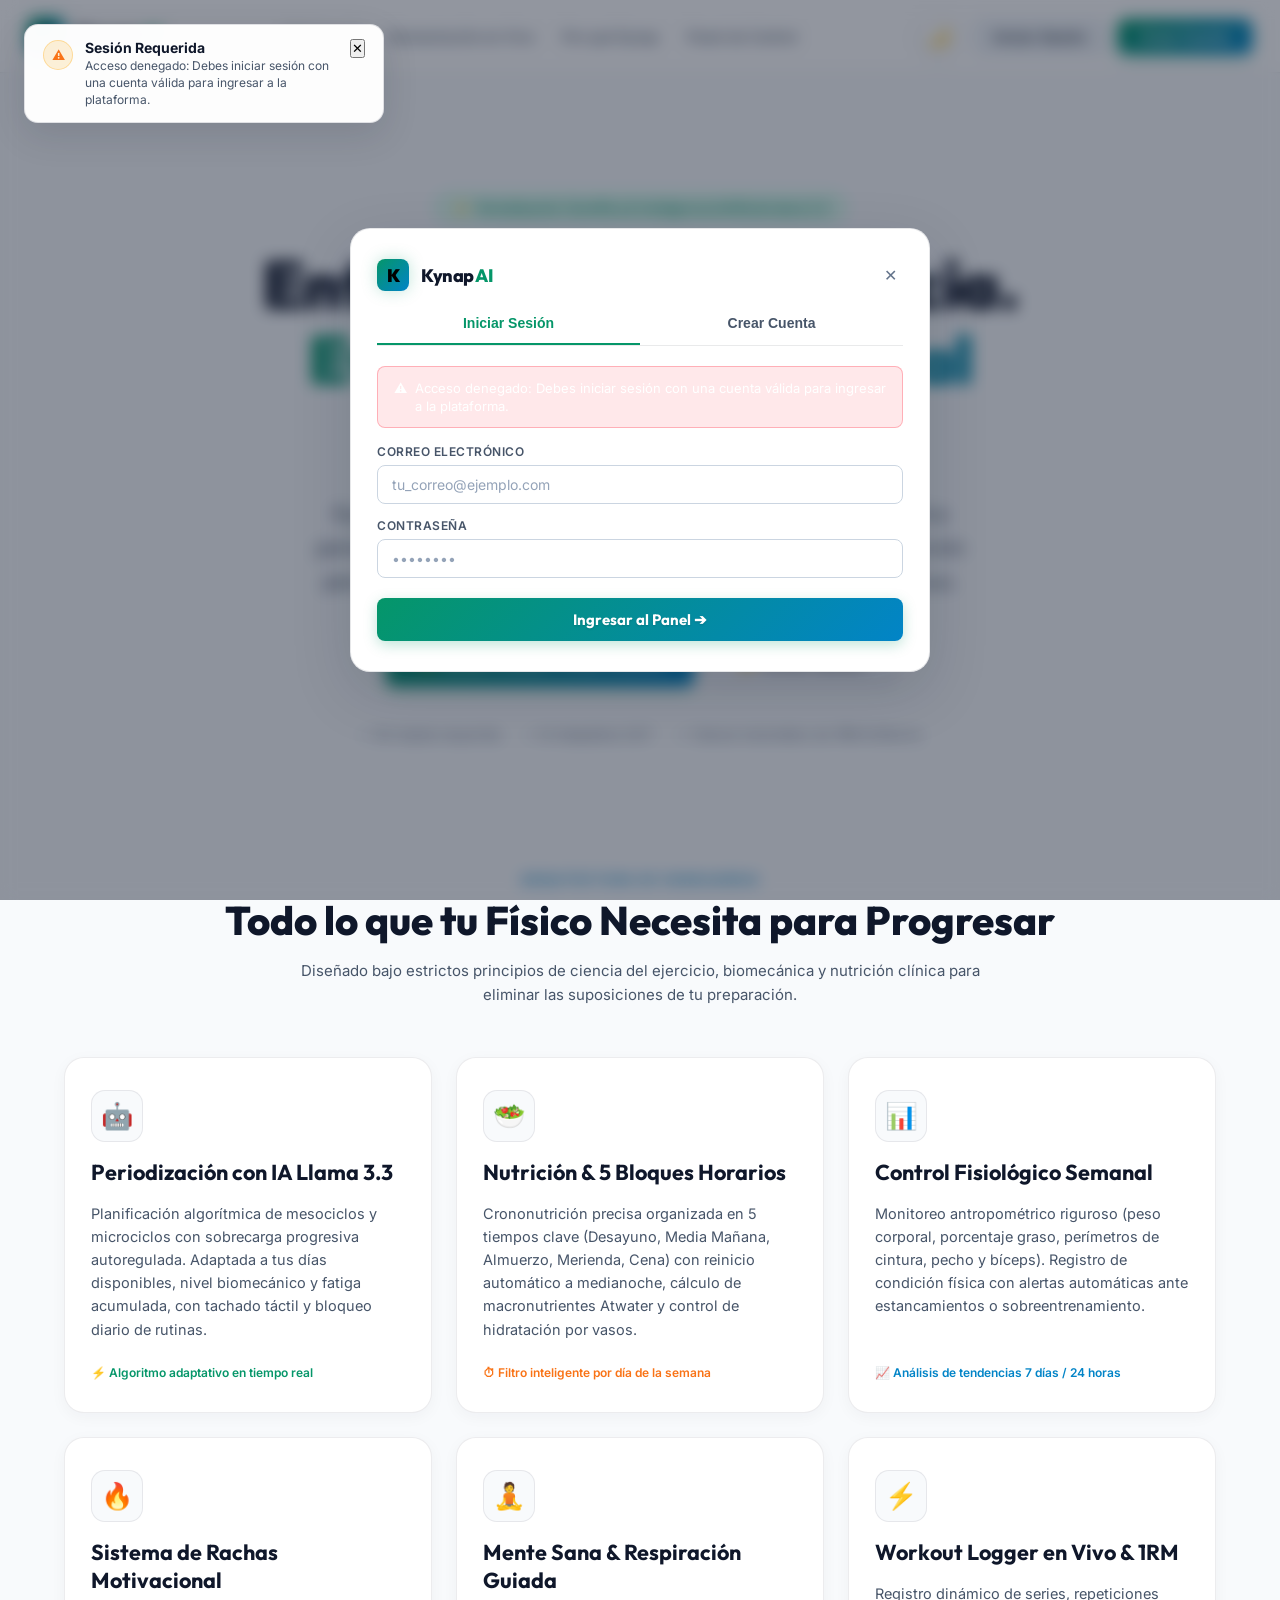
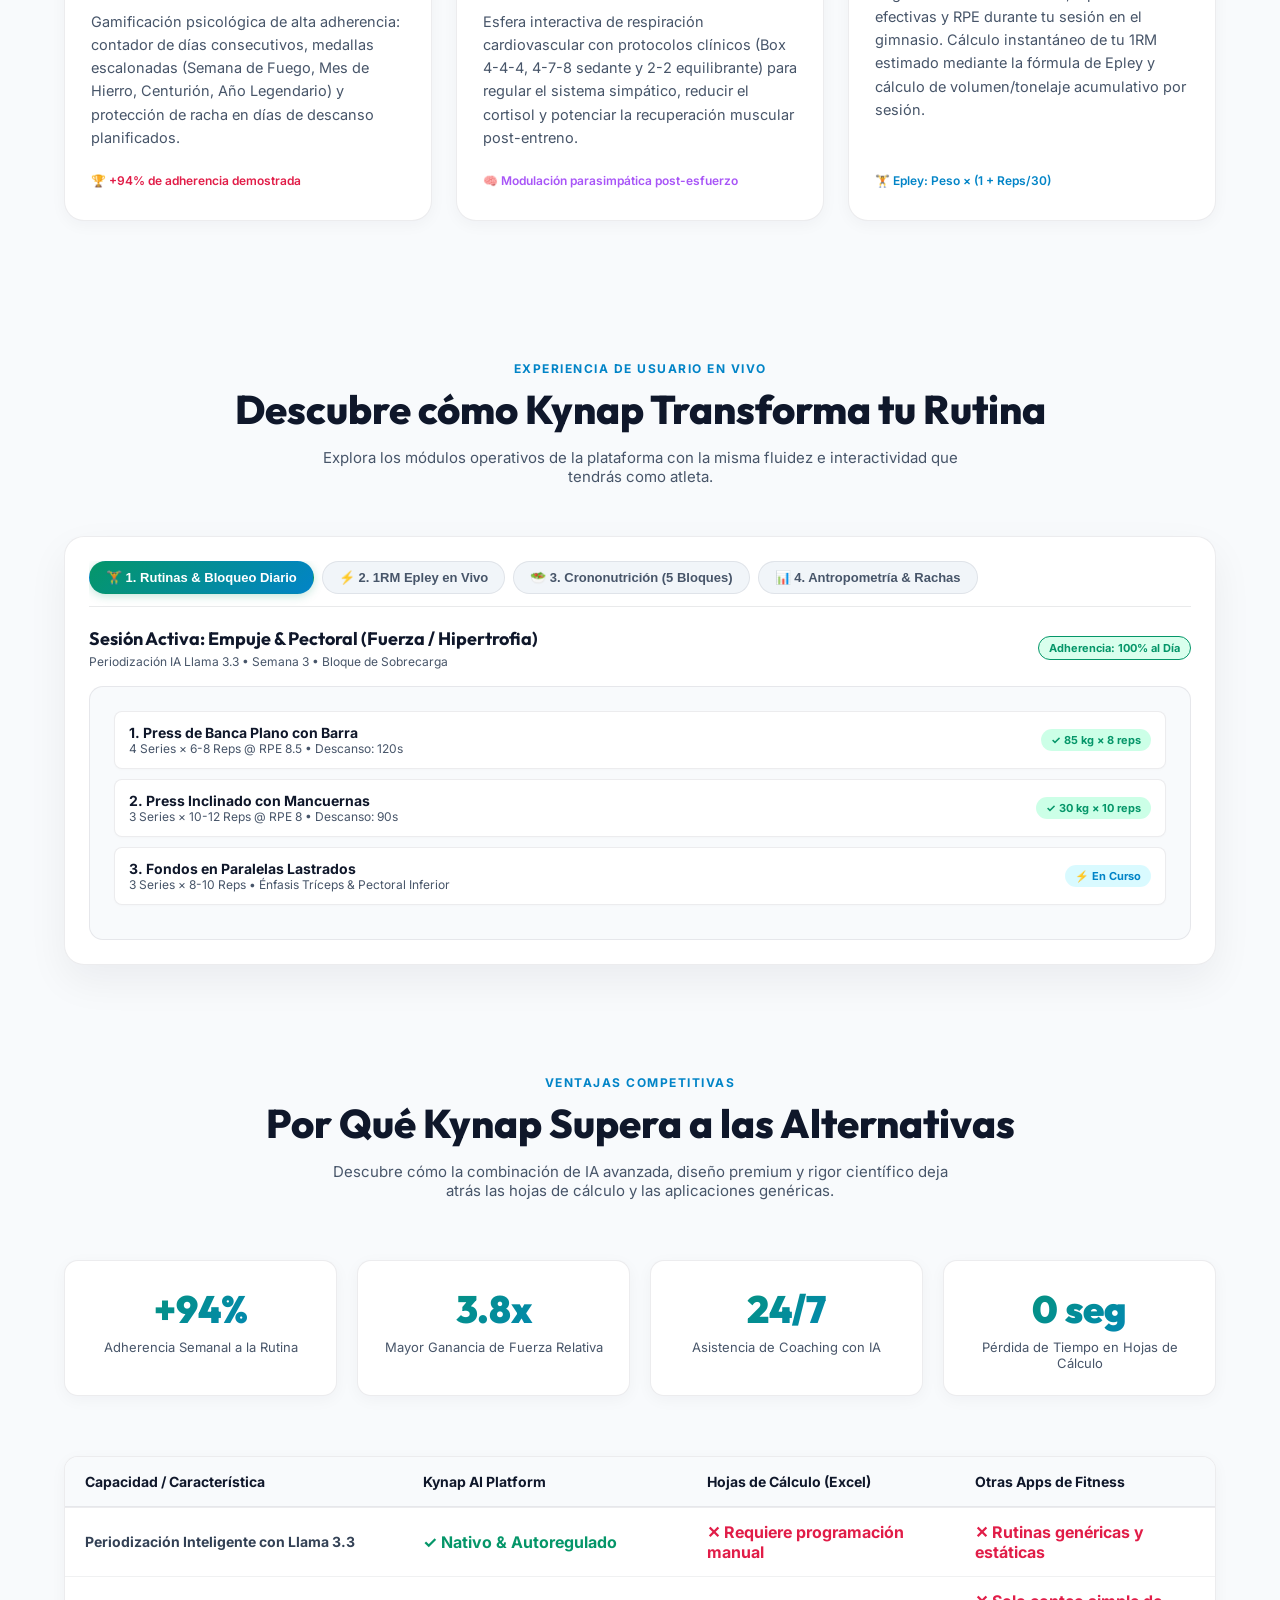
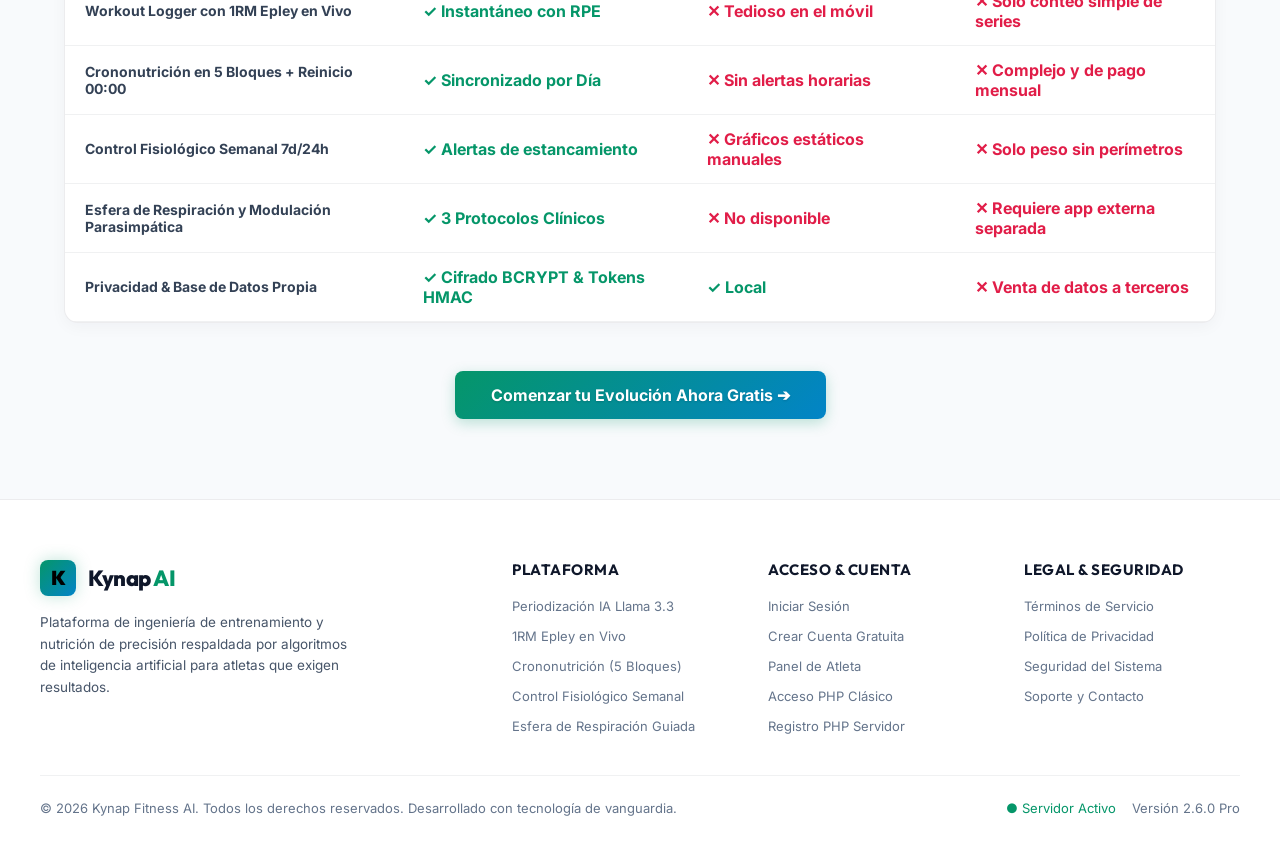
<file: app.html>
<!DOCTYPE html>
<html lang="es">

<head>
  <meta charset="UTF-8">
  <meta name="viewport"
    content="width=device-width, initial-scale=1.0, maximum-scale=1.0, user-scalable=no, viewport-fit=cover">
  <meta name="theme-color" content="#0a0d14">
  <meta name="apple-mobile-web-app-capable" content="yes">
  <meta name="apple-mobile-web-app-status-bar-style" content="black-translucent">
  <title>Kynap - Plataforma Fitness Modular & App Bridge</title>
  <!-- Google Fonts: Outfit & Inter -->
  <link rel="preconnect" href="https://fonts.googleapis.com">
  <link rel="preconnect" href="https://fonts.gstatic.com" crossorigin>
  <link
    href="https://fonts.googleapis.com/css2?family=Inter:wght@400;500;600;700&family=Outfit:wght@600;700;800;900&display=swap"
    rel="stylesheet">
  <!-- Hoja de estilos del Design System Kynap -->
  <link rel="stylesheet" href="public/css/app.css">
  <script src="public/js/theme.js"></script>

  <!-- PROTECCIÓN ESTRICTA DE RUTA (SESSION & BEARER TOKEN GUARD) -->
  <script>
    (function () {
      const token = localStorage.getItem('kynap_auth_token');
      if (!token || token === 'local_demo_token') {
        sessionStorage.setItem('kynap_auth_message', 'Acceso denegado: Debes iniciar sesión con una cuenta válida para ingresar a la plataforma.');
        window.location.replace('index.html?auth=login');
      }
    })();
  </script>
</head>

<body>

  <!-- Contenedor de Notificaciones Toast -->
  <div id="toastContainer" class="toast-container" aria-live="polite"></div>

  <div class="app-container">

    <!-- SIDEBAR / BARRA DE NAVEGACIÓN -->
    <aside class="sidebar">
      <div class="brand">
        <div class="brand-logo">K</div>
        <div class="brand-name">Kynap <span>AI</span></div>
      </div>

      <ul class="nav-links">
        <li>
          <button type="button" class="nav-btn active" onclick="switchTab('routines', this)" id="nav-routines">
            <span class="icon">📅</span>
            <span>Rutina Semanal</span>
          </button>
        </li>
        <li>
          <button type="button" class="nav-btn" onclick="switchTab('workouts', this)" id="nav-workouts">
            <span class="icon">⚡</span>
            <span>Entrenar en Vivo</span>
          </button>
        </li>
        <li>
          <button type="button" class="nav-btn" onclick="switchTab('nutrition', this)" id="nav-nutrition">
            <span class="icon">🥗</span>
            <span>Nutrición & Macros</span>
          </button>
        </li>
        <li>
          <button type="button" class="nav-btn" onclick="switchTab('exercises', this)" id="nav-exercises">
            <span class="icon">📚</span>
            <span>Librería de Ejercicios</span>
          </button>
        </li>
        <li style="margin-top: 14px; padding-top: 14px; border-top: 1px solid var(--border-subtle);">
          <button type="button" class="nav-btn" onclick="openBreathingModal()" id="nav-breathing">
            <span class="icon">🧘</span>
            <span>Mente Sana</span>
          </button>
        </li>
        <li>
          <button type="button" class="nav-btn" onclick="toggleAICoach()" id="nav-aicoach">
            <span class="icon">🤖</span>
            <span>Coach AI</span>
          </button>
        </li>
        <li>
          <button type="button" class="nav-btn" onclick="toggleTheme()" id="nav-theme">
            <span class="icon">🌓</span>
            <span>Modo Oscuro / Claro</span>
          </button>
        </li>
        <li>
          <button type="button" class="nav-btn" onclick="openConfigModal()" id="nav-config">
            <span class="icon">⚙️</span>
            <span>Configuración</span>
          </button>
        </li>
        <li>
          <button type="button" class="nav-btn" onclick="handleLogout(event)" style="color: var(--accent-rose);" id="nav-logout">
            <span class="icon">🚪</span>
            <span>Cerrar Sesión</span>
          </button>
        </li>
      </ul>

      <div class="user-snippet" onclick="openConfigModal()" style="cursor: pointer;" title="Configurar Perfil">
        <div class="user-avatar" id="sidebarAvatar">SC</div>
        <div class="user-meta">
          <h4 id="sidebarUserName">Savier CaS</h4>
          <p>Plan Pro Activo</p>
        </div>
      </div>
    </aside>

    <!-- ÁREA DE CONTENIDO PRINCIPAL -->
    <main class="main-content">

      <!-- HEADER CON RESUMEN Y RACHA -->
      <header class="header-bar">
        <div class="page-title">
          <div style="display: flex; align-items: center; gap: 12px; margin-bottom: 4px;">
            <h1>Panel de Control</h1>
            <div id="onlineStatusPill" class="status-pill online">
              <span class="status-dot"></span>
              <span>Sincronizado</span>
            </div>
          </div>
          <p>Semana actual: Bloque de Fuerza e Hipertrofia</p>
        </div>
        <div style="display: flex; align-items: center; gap: 12px;">
          <button type="button" class="btn-theme-toggle" onclick="toggleTheme()" aria-label="Cambiar tema">🌙</button>
          <div class="streak-badge" id="headerStreakBadge" onclick="openStreakModal()"
            title="Ver detalles de mi racha y calendario" style="cursor: pointer;">
            <span class="flame-animated">🔥</span>
            <span id="streakCounter">1 día activo</span>
            <span class="streak-medal-pill" id="streakMedalTag">🔥 Fuego</span>
          </div>
          <button type="button" class="btn-checkin"
            style="width: auto; padding: 8px 16px; background: rgba(0, 255, 136, 0.15); border: 1px solid rgba(0, 255, 136, 0.35); color: var(--accent-emerald);"
            onclick="openBiometricsModal()">
            📊 Evolución Física
          </button>
        </div>
      </header>

      <!-- TAB 1: CORE 1 - RUTINA SEMANAL & CHECK-IN -->
      <section id="view-routines" class="tab-view active">
        <div class="routine-progress-card">
          <div class="progress-header">
            <div>
              <h3>Cumplimiento Semanal</h3>
              <p style="font-size: 13px; color: var(--text-secondary); margin-top: 2px;">4 entrenamientos programados
                para esta semana</p>
            </div>
            <span class="progress-pct" id="weeklyProgressPct">0%</span>
          </div>
          <div class="progress-track">
            <div class="progress-bar-fill" id="weeklyProgressBar" style="width: 0%;"></div>
          </div>
        </div>

        <!-- BANNER DE GENERACIÓN INTELIGENTE CON GROQ AI (LLAMA 3.3) -->
        <div class="ai-routine-generator-card"
          style="background: linear-gradient(135deg, rgba(0, 255, 136, 0.08), rgba(0, 217, 255, 0.08)); border: 1px solid rgba(0, 255, 136, 0.25); border-radius: var(--radius-md); padding: 18px 20px; margin-bottom: 20px; display: flex; justify-content: space-between; align-items: center; flex-wrap: wrap; gap: 14px;">
          <div>
            <div style="display: flex; align-items: center; gap: 8px;">
              <span style="font-size: 20px;">🤖</span>
              <h4 style="font-family: var(--font-heading); font-size: 16px; margin: 0; font-weight: 700;">Diseñador de
                Rutinas Kynap AI</h4>
              <span class="day-badge"
                style="background: rgba(0, 217, 255, 0.15); color: var(--accent-cyan); font-size: 11px;">Llama 3.3
                Versatile</span>
            </div>
            <p style="font-size: 13px; color: var(--text-secondary); margin: 4px 0 0;">Genera una rutina de
              entrenamiento personalizada según tu biometría, objetivo y nivel físico.</p>
          </div>
          <button type="button" class="btn-checkin" id="btnOpenAiRoutineModal" onclick="openAiRoutineModal()"
            style="width: auto; padding: 10px 20px; background: linear-gradient(135deg, var(--accent-emerald), var(--accent-cyan)); color: var(--btn-cta-text, #ffffff); font-weight: 700; font-size: 14px; box-shadow: 0 4px 15px rgba(0,255,136,0.25);">
            ✨ Generar Nueva Rutina con IA
          </button>
        </div>

        <div class="days-grid" id="daysGrid">
          <!-- Renderizado dinámicamente por app.js -->
        </div>
      </section>

      <!-- TAB 2: CORE 2 - WORKOUT EN VIVO & SETS -->
      <section id="view-workouts" class="tab-view">
        <div class="live-workout-container">

          <div class="workout-logger-card">
            <div style="display: flex; justify-content: space-between; align-items: center; margin-bottom: 16px;">
              <h2 style="font-family: var(--font-heading);">Sesión en Curso</h2>
              <span class="day-badge" style="background: rgba(0, 255, 136, 0.15); color: var(--accent-emerald);">En
                Progreso</span>
            </div>

            <div class="exercise-selector-bar">
              <select id="exerciseSelector" class="select-custom"
                onchange="AppState.activeWorkout.exerciseId = this.value; recalculateWorkoutMetrics();"
                aria-label="Seleccionar ejercicio">
                <!-- Opciones de ejercicios inyectadas por app.js -->
              </select>
              <button type="button" class="btn-checkin" style="width: auto; padding: 0 20px;" onclick="addSetRow()">+ Serie</button>
            </div>

            <div class="sets-table-wrapper">
              <table class="sets-table">
                <thead>
                  <tr>
                    <th>Serie</th>
                    <th>Peso (kg)</th>
                    <th>Reps</th>
                    <th>RPE</th>
                    <th>Estado</th>
                    <th></th>
                  </tr>
                </thead>
                <tbody id="setsTableBody">
                  <!-- Filas de series renderizadas por app.js -->
                </tbody>
              </table>
            </div>

            <button type="button" class="btn-checkin"
              style="background: linear-gradient(90deg, var(--accent-emerald), var(--accent-cyan)); color: var(--btn-cta-text, #ffffff); font-weight: 700; margin-top: 18px;"
              onclick="finishWorkoutSession()">
              Finalizar Sesión & Guardar Tonelaje
            </button>
          </div>

          <!-- SIDEBAR DE MÉTRICAS Y TEMPORIZADOR -->
          <div class="workout-stats-sidebar">
            <div class="stat-box">
              <h4>Volumen Total (Tonelaje)</h4>
              <div class="stat-number" id="statTotalVolume">0 kg</div>
              <p style="font-size: 11px; color: var(--text-muted); margin-top: 4px;">Sumatoria de Peso × Reps
                completadas</p>
            </div>

            <div class="stat-box">
              <h4>1RM Estimada (Epley)</h4>
              <div class="stat-number amber" id="statMax1RM">0 kg</div>
              <p style="font-size: 11px; color: var(--text-muted); margin-top: 4px;">Fuerza máxima calculada para el
                ejercicio</p>
            </div>

            <div class="rest-timer-box">
              <h4
                style="color: var(--accent-purple); font-size: 13px; text-transform: uppercase; letter-spacing: 0.5px;">
                Descanso Entre Series</h4>
              <div class="timer-digits" id="timerDigits">01:30</div>
              <div class="timer-controls">
                <button type="button" class="btn-checkin"
                  style="background: var(--accent-purple); color: #fff; width: auto; padding: 6px 14px; font-size: 12px;"
                  onclick="startRestTimer(90)">Iniciar 90s</button>
                <button type="button" class="btn-checkin"
                  style="background: var(--btn-secondary-bg); border: 1px solid var(--btn-secondary-border); color: var(--btn-secondary-text); width: auto; padding: 6px 12px; font-size: 12px;"
                  onclick="addTimerSeconds(30)">+30s</button>
                <button type="button" class="btn-checkin"
                  style="background: rgba(255,71,87,0.12); border: 1px solid rgba(255,71,87,0.25); color: var(--accent-rose); width: auto; padding: 6px 12px; font-size: 12px;"
                  onclick="resetRestTimer()">Reset</button>
              </div>
            </div>
          </div>

        </div>
      </section>

      <!-- TAB 3: CORE 3 - NUTRICIÓN, HORARIOS DE COMIDAS & MACROS -->
      <section id="view-nutrition" class="tab-view">

        <!-- SELECTOR INTERACTIVO DE DÍA DE LA SEMANA (LUNES A DOMINGO CON DÍA ACTUAL DESTACADO) -->
        <div class="meal-day-tabs-wrapper">
          <div style="display: flex; align-items: center; gap: 8px; margin-right: 12px; white-space: nowrap;">
            <span style="font-size: 18px;">📅</span>
            <strong
              style="font-size: 13px; text-transform: uppercase; color: var(--text-muted); letter-spacing: 0.5px;">Plan
              Semanal:</strong>
          </div>
          <div class="meal-day-tabs" id="mealDayTabs">
            <!-- Inyectado dinámicamente con los 7 días y badge '⭐ HOY' -->
          </div>
        </div>

        <div class="meal-schedule-section">

          <!-- BANNER INFORMATIVO DE REINICIO DIARIO AUTOMÁTICO A MEDIANOCHE -->
          <div
            style="background: rgba(0, 217, 255, 0.08); border: 1px solid rgba(0, 217, 255, 0.22); border-radius: var(--radius-md); padding: 12px 18px; display: flex; align-items: center; justify-content: space-between; flex-wrap: wrap; gap: 12px;">
            <div style="display: flex; align-items: center; gap: 10px;">
              <span style="font-size: 20px;">🔄</span>
              <div>
                <strong style="color: var(--accent-cyan); font-size: 13px;">Reinicio Automático a Medianoche</strong>
                <p style="font-size: 12px; color: var(--text-secondary); margin: 2px 0 0;">Cada medianoche el estado
                  diario de comidas se renueva automáticamente. Todo tu historial permanece seguro en la base de datos.
                </p>
              </div>
            </div>
            <div id="mealCompletionCounterBadge" class="day-badge"
              style="background: rgba(0, 255, 136, 0.15); color: var(--accent-emerald); font-size: 12px;">
              0 / 5 Comidas Completadas (0%)
            </div>
          </div>

          <div style="display: grid; grid-template-columns: 1.4fr 1fr; gap: 24px;">

            <!-- COLUMNA IZQUIERDA: BLOQUES DE COMIDAS ESTRUCTURADAS (DESAYUNO, ALMUERZO, CENA, ETC.) -->
            <div>
              <div style="display: flex; justify-content: space-between; align-items: center; margin-bottom: 14px;">
                <h3 style="font-family: var(--font-heading); font-size: 18px; margin: 0;" id="scheduledMealsHeading">
                  Horarios & Alimentos Programados</h3>
                <span class="day-badge" id="selectedDayNameBadge"
                  style="background: var(--pill-bg, rgba(255, 255, 255, 0.08)); border: 1px solid var(--border-subtle); color: var(--text-primary); font-size: 11px;">Hoy</span>
              </div>

              <!-- CONTENEDOR DE BLOQUES DE COMIDAS -->
              <div class="meal-blocks-container" id="mealScheduleContainer">
                <!-- Renderizado por app.js con Desayuno, Media Mañana, Almuerzo, Merienda, Cena -->
              </div>
            </div>

            <!-- COLUMNA DERECHA: BALANCE ENERGÉTICO, HIDRATACIÓN Y COMIDAS ADICIONALES -->
            <div style="display: flex; flex-direction: column; gap: 24px;">

              <div class="macro-summary-card">
                <div style="display: flex; justify-content: space-between; align-items: baseline;">
                  <h2 style="font-family: var(--font-heading); font-size: 18px;">Balance Energético</h2>
                  <button type="button" class="btn-checkin" style="width: auto; padding: 6px 14px; font-size: 12px;"
                    onclick="openAddMealModal()">+ Añadir Extra</button>
                </div>

                <div style="margin-top: 14px;">
                  <span id="caloriesConsumed"
                    style="font-family: var(--font-heading); font-size: 36px; font-weight: 800; color: var(--accent-emerald);">0
                    kcal</span>
                  <span id="caloriesTarget" style="color: var(--text-muted); font-size: 15px;">/ 2200 kcal</span>
                </div>

                <div class="macro-bars">
                  <div class="macro-bar-item">
                    <div class="macro-label-row">
                      <span style="color: var(--accent-cyan); font-weight: 600; font-size: 13px;">Proteínas</span>
                      <span id="valProtein" style="font-size: 13px;">0g / 150g</span>
                    </div>
                    <div class="macro-bar-track">
                      <div class="macro-bar-fill fill-protein" id="barProtein" style="width: 0%;"></div>
                    </div>
                  </div>

                  <div class="macro-bar-item">
                    <div class="macro-label-row">
                      <span style="color: var(--accent-amber); font-weight: 600; font-size: 13px;">Carbohidratos</span>
                      <span id="valCarbs" style="font-size: 13px;">0g / 230g</span>
                    </div>
                    <div class="macro-bar-track">
                      <div class="macro-bar-fill fill-carbs" id="barCarbs" style="width: 0%;"></div>
                    </div>
                  </div>

                  <div class="macro-bar-item">
                    <div class="macro-label-row">
                      <span style="color: var(--accent-rose); font-weight: 600; font-size: 13px;">Grasas</span>
                      <span id="valFats" style="font-size: 13px;">0g / 65g</span>
                    </div>
                    <div class="macro-bar-track">
                      <div class="macro-bar-fill fill-fats" id="barFats" style="width: 0%;"></div>
                    </div>
                  </div>
                </div>
              </div>

              <div class="water-tracker-card">
                <h3 style="font-family: var(--font-heading); font-size: 18px;">Hidratación Diaria 💧</h3>
                <div class="water-display" id="waterDisplay">1750 ml</div>
                <p id="waterTarget" style="color: var(--text-secondary); font-size: 13px; margin-bottom: 16px;">Meta:
                  2500 ml</p>
                <div class="water-actions">
                  <button type="button" class="btn-checkin"
                    style="width: auto; padding: 8px 16px; background: rgba(0, 217, 255, 0.2); color: var(--accent-cyan);"
                    onclick="adjustWater(250)">+250 ml</button>
                  <button type="button" class="btn-checkin"
                    style="width: auto; padding: 8px 16px; background: rgba(0, 217, 255, 0.2); color: var(--accent-cyan);"
                    onclick="adjustWater(500)">+500 ml</button>
                  <button type="button" class="btn-checkin"
                    style="width: auto; padding: 8px 12px; background: var(--btn-secondary-bg); border: 1px solid var(--btn-secondary-border); color: var(--btn-secondary-text);"
                    onclick="adjustWater(-250)">-250 ml</button>
                </div>
              </div>

              <div class="macro-summary-card">
                <h3 style="font-family: var(--font-heading); font-size: 16px; margin-bottom: 12px;">Alimentos Extra
                  Registrados</h3>
                <ul id="recentMealsList" style="list-style: none;">
                  <!-- Lista de comidas adicionales -->
                </ul>
              </div>

            </div>

          </div>
        </div>
      </section>

      <!-- TAB 4: LIBRERÍA DE EJERCICIOS CON ASSETS REALES -->
      <section id="view-exercises" class="tab-view">
        <div class="filter-bar">
          <input type="text" id="exerciseSearchInput" class="search-input"
            placeholder="Buscar ejercicio por nombre o músculo (ej. sentadillas, glúteo, abdomen)..."
            aria-label="Buscar ejercicio">

          <div class="chip-filters">
            <button type="button" class="chip active" onclick="filterExercisesByMuscle('all', this)">Todos</button>
            <button type="button" class="chip" onclick="filterExercisesByMuscle('cuadriceps', this)">Cuádriceps</button>
            <button type="button" class="chip" onclick="filterExercisesByMuscle('gluteos', this)">Glúteos</button>
            <button type="button" class="chip" onclick="filterExercisesByMuscle('abdomen', this)">Abdomen</button>
            <button type="button" class="chip" onclick="filterExercisesByMuscle('pecho', this)">Pecho</button>
            <button type="button" class="chip" onclick="filterExercisesByMuscle('triceps', this)">Tríceps</button>
            <button type="button" class="chip" onclick="filterExercisesByMuscle('cardio', this)">Cardio</button>
          </div>
        </div>

        <div class="exercise-catalog-grid" id="exerciseCatalogGrid">
          <!-- Tarjetas con GIFs reales renderizadas por app.js -->
        </div>
      </section>

    </main>
  </div>

  <!-- NAVEGACIÓN INFERIOR PARA MÓVILES -->
  <nav class="mobile-bottom-nav" aria-label="Navegación móvil">
    <button type="button" class="mobile-nav-item active" id="mobile-nav-routines" onclick="switchTab('routines')">
      <span class="icon">📅</span>
      <span>Rutina</span>
    </button>
    <button type="button" class="mobile-nav-item" id="mobile-nav-workouts" onclick="switchTab('workouts')">
      <span class="icon">⚡</span>
      <span>Entrenar</span>
    </button>
    <button type="button" class="mobile-nav-item" id="mobile-nav-nutrition" onclick="switchTab('nutrition')">
      <span class="icon">🥗</span>
      <span>Nutrición</span>
    </button>
    <button type="button" class="mobile-nav-item" id="mobile-nav-exercises" onclick="switchTab('exercises')">
      <span class="icon">📚</span>
      <span>Ejercicios</span>
    </button>
    <button type="button" class="mobile-nav-item" id="mobile-nav-coach" onclick="toggleAICoach()">
      <span class="icon">🤖</span>
      <span>Coach AI</span>
    </button>
  </nav>

  <!-- BOTÓN FLOTANTE Y DRAWER DE KYNAP AI COACH -->
  <button type="button" class="floating-ai-btn" onclick="toggleAICoach()" aria-label="Abrir asistente inteligente Kynap AI">
    🤖
  </button>

  <aside class="chat-drawer" id="aiCoachDrawer" aria-label="Chat con Asistente Kynap AI">
    <div class="chat-drawer-header">
      <div style="display: flex; align-items: center; gap: 8px;">
        <span style="font-size: 18px;">🤖</span>
        <strong style="font-family: var(--font-heading); font-size: 15px;">Kynap Coach AI</strong>
      </div>
      <button type="button" class="btn-icon" onclick="toggleAICoach()" style="font-size: 16px;">✕</button>
    </div>
    <div class="chat-drawer-messages" id="aiCoachMessages">
      <div class="chat-bubble bot">
        ¡Hola atleta! Soy tu coach personal Kynap AI. ¿En qué te puedo asesorar hoy para llevar tu entrenamiento al
        siguiente nivel?
      </div>
    </div>
    <div class="chat-drawer-input">
      <input type="text" id="aiCoachInput" class="input-custom" placeholder="Escribe tu consulta fitness..."
        style="flex-grow: 1;">
      <button type="button" class="btn-checkin" style="width: auto; padding: 0 16px;" onclick="sendAICoachMessage()">Enviar</button>
    </div>
  </aside>

  <!-- MODAL 1: AÑADIR COMIDA CON MACROS -->
  <div class="modal-backdrop" id="addMealModal" onclick="if(event.target === this) closeAddMealModal()">
    <div class="modal-sheet" style="padding: 24px;">
      <div style="display: flex; justify-content: space-between; align-items: center; margin-bottom: 16px;">
        <h2 style="font-family: var(--font-heading); font-size: 20px;">Registrar Alimento</h2>
        <button type="button" class="btn-icon" onclick="closeAddMealModal()">✕</button>
      </div>
      <form id="addMealForm" action="#" method="POST" onsubmit="submitAddMealForm(event)">
        <div class="form-group">
          <label for="mealNameInput">Nombre de la Comida / Plato</label>
          <input type="text" id="mealNameInput" class="input-custom" placeholder="Ej: Pollo con batata y ensalada"
            required>
        </div>
        <div class="form-group">
          <label for="mealTypeInput">Momento del Día</label>
          <select id="mealTypeInput" class="input-custom">
            <option value="Desayuno">Desayuno</option>
            <option value="Almuerzo" selected>Almuerzo</option>
            <option value="Cena">Cena</option>
            <option value="Snack">Snack / Post-Entreno</option>
          </select>
        </div>
        <div class="macro-inputs-grid">
          <div class="form-group">
            <label for="mealProteinInput" style="color: var(--accent-cyan);">Proteínas (g)</label>
            <input type="number" id="mealProteinInput" class="input-custom" placeholder="0" min="0" step="0.5" required>
          </div>
          <div class="form-group">
            <label for="mealCarbsInput" style="color: var(--accent-amber);">Carbos (g)</label>
            <input type="number" id="mealCarbsInput" class="input-custom" placeholder="0" min="0" step="0.5" required>
          </div>
          <div class="form-group">
            <label for="mealFatsInput" style="color: var(--accent-rose);">Grasas (g)</label>
            <input type="number" id="mealFatsInput" class="input-custom" placeholder="0" min="0" step="0.5" required>
          </div>
        </div>
        <button type="submit" class="btn-checkin"
          style="background: linear-gradient(135deg, var(--accent-emerald), var(--accent-cyan)); color: var(--btn-cta-text, #ffffff); font-weight: 700; margin-top: 10px;">
          Guardar Comida
        </button>
      </form>
    </div>
  </div>

  <!-- MODAL 2: DETALLE DEL EJERCICIO -->
  <div class="modal-backdrop" id="exerciseModal" onclick="if(event.target === this) closeExerciseModal()">
    <div class="modal-sheet">
      <img src="" id="modalMedia" class="modal-media" alt="Demostración">
      <div class="modal-body">
        <span class="day-badge" id="modalCategory"
          style="background-color: rgba(0, 217, 255, 0.15); color: var(--accent-cyan);"></span>
        <h2 id="modalTitle" style="margin-top: 8px;"></h2>
        <p id="modalInstructionText" class="modal-instructions"></p>
        <button type="button" class="btn-checkin" onclick="closeExerciseModal()"
          style="background: var(--btn-secondary-bg); border: 1px solid var(--btn-secondary-border); color: var(--btn-secondary-text); margin-top: 12px;">
          Cerrar
        </button>
      </div>
    </div>
  </div>

  <!-- MODAL 3: MENTE SANA & RESPIRACIÓN GUIADA -->
  <div class="modal-backdrop" id="breathingModal" onclick="if(event.target === this) closeBreathingModal()">
    <div class="modal-sheet" style="padding: 24px; text-align: center;">
      <div style="display: flex; justify-content: space-between; align-items: center; margin-bottom: 12px;">
        <h2 style="font-family: var(--font-heading); font-size: 20px;">🧘 Mente Sana: Respiración Guiada</h2>
        <button type="button" class="btn-icon" onclick="closeBreathingModal()">✕</button>
      </div>
      <p style="font-size: 13px; color: var(--text-secondary); margin-bottom: 20px;">
        Reduce el estrés pre o post-entreno sincronizando el ritmo de tu respiración.
      </p>

      <div class="breathing-sphere-container">
        <div class="breathing-sphere" id="breathingSphere" onclick="toggleBreathingExercise()">
          <span class="breathing-text" id="breathingSphereText">Iniciar</span>
        </div>
      </div>

      <div style="margin: 20px 0;">
        <label for="breathingPresetSelect"
          style="font-size: 12px; color: var(--text-muted); text-transform: uppercase;">Patrón de Respiración:</label>
        <select id="breathingPresetSelect" class="input-custom" style="width: 100%; margin-top: 6px;">
          <option value="4-4-4" selected>4-4-4 Box Breathing (Equilibrio Mental)</option>
          <option value="4-7-8">4-7-8 Respiración Profunda (Sueño y Calma)</option>
          <option value="2-2">2-2 Respiración Energizante (Pre-Entreno)</option>
          <option value="5-5">5-5 Coherencia Cardíaca (Relajación)</option>
        </select>
      </div>

      <div style="display: flex; gap: 10px; justify-content: center;">
        <button type="button" class="btn-checkin" id="breathingToggleBtn"
          style="background: linear-gradient(135deg, var(--accent-emerald), var(--accent-cyan)); color: var(--btn-cta-text, #ffffff); width: auto; padding: 10px 24px; font-weight: 700;"
          onclick="toggleBreathingExercise()">
          Comenzar
        </button>
        <button type="button" class="btn-checkin"
          style="background: var(--btn-secondary-bg); border: 1px solid var(--btn-secondary-border); color: var(--btn-secondary-text); width: auto; padding: 10px 20px;"
          onclick="closeBreathingModal()">
          Cerrar
        </button>
      </div>
    </div>
  </div>

  <!-- MODAL 4: CONFIGURACIÓN DE PERFIL & BIOMETRÍA -->
  <div class="modal-backdrop" id="configModal" onclick="if(event.target === this) closeConfigModal()">
    <div class="modal-sheet" style="padding: 24px; max-width: 480px;">
      <div style="display: flex; justify-content: space-between; align-items: center; margin-bottom: 16px;">
        <h2 style="font-family: var(--font-heading); font-size: 20px;">⚙️ Configuración del Atleta</h2>
        <button type="button" class="btn-icon" onclick="closeConfigModal()">✕</button>
      </div>
      <form id="profileConfigForm" action="#" method="POST" onsubmit="handleProfileUpdate(event)"
        style="display: flex; flex-direction: column; gap: 14px;">
        <div class="form-group" style="margin: 0;">
          <label for="cfgNombre">Nombre Completo</label>
          <input type="text" id="cfgNombre" class="input-custom" required autocomplete="name">
        </div>
        <div class="form-group" style="margin: 0;">
          <label for="cfgEmail">Correo Electrónico</label>
          <input type="email" id="cfgEmail" class="input-custom" required autocomplete="email">
        </div>
        <div style="display: grid; grid-template-columns: 1fr 1fr; gap: 12px;">
          <div class="form-group" style="margin: 0;">
            <label for="cfgPeso">Peso Actual (kg)</label>
            <input type="number" id="cfgPeso" class="input-custom" step="0.5" min="30" max="300" required>
          </div>
          <div class="form-group" style="margin: 0;">
            <label for="cfgAltura">Altura (cm)</label>
            <input type="number" id="cfgAltura" class="input-custom" min="100" max="250" required>
          </div>
        </div>
        <div style="display: grid; grid-template-columns: 1fr 1fr; gap: 12px;">
          <div class="form-group" style="margin: 0;">
            <label for="cfgEdad">Edad (Años)</label>
            <input type="number" id="cfgEdad" class="input-custom" min="12" max="100" required>
          </div>
          <div class="form-group" style="margin: 0;">
            <label for="cfgAgua">Meta de Agua (L)</label>
            <input type="number" id="cfgAgua" class="input-custom" step="0.5" min="1" max="10" required>
          </div>
        </div>
        <button type="submit" class="btn-checkin"
          style="background: linear-gradient(135deg, var(--accent-emerald), var(--accent-cyan)); color: var(--btn-cta-text, #ffffff); font-weight: 700; margin-top: 8px;">
          Guardar Configuración
        </button>
      </form>
    </div>
  </div>

  <!-- MODAL 5: GENERADOR DE RUTINAS CON KYNAP AI (LLAMA 3.3) -->
  <div class="modal-backdrop" id="aiRoutineModal" onclick="if(event.target === this) closeAiRoutineModal()">
    <div class="modal-sheet" style="padding: 24px; max-width: 500px;">
      <div style="display: flex; justify-content: space-between; align-items: center; margin-bottom: 16px;">
        <div style="display: flex; align-items: center; gap: 8px;">
          <span style="font-size: 22px;">🤖</span>
          <h2 style="font-family: var(--font-heading); font-size: 20px; margin: 0;">Diseñar Rutina con IA</h2>
        </div>
        <button type="button" class="btn-icon" onclick="closeAiRoutineModal()">✕</button>
      </div>
      <p style="font-size: 13px; color: var(--text-secondary); margin-bottom: 18px;">
        Kynap AI analiza tu perfil biométrico y programa una periodización óptima usando el modelo <strong>Llama 3.3
          Versatile</strong>.
      </p>

      <form id="aiRoutineForm" onsubmit="handleGenerateAIRoutine(event)"
        style="display: flex; flex-direction: column; gap: 14px;">
        <div class="form-group" style="margin: 0;">
          <label for="aiRoutineObjetivo">Objetivo Fisiológico Principal</label>
          <select id="aiRoutineObjetivo" class="input-custom">
            <option value="ganar_musculo" selected>Hipertrofia & Ganancia Muscular</option>
            <option value="perder_grasa">Definición & Pérdida de Grasa</option>
            <option value="mantener">Fuerza Funcional & Mantenimiento</option>
          </select>
        </div>

        <div class="form-group" style="margin: 0;">
          <label for="aiRoutineDias">Días de Entrenamiento por Semana</label>
          <select id="aiRoutineDias" class="input-custom">
            <option value="3">3 Días (Full Body / Frecuencia Óptima)</option>
            <option value="4" selected>4 Días (Torso / Pierna / Híbrido)</option>
            <option value="5">5 Días (Push / Pull / Legs + Especialización)</option>
            <option value="6">6 Días (Alto Rendimiento / Avanzado)</option>
          </select>
        </div>

        <div class="form-group" style="margin: 0;">
          <label for="aiRoutineEquipamiento">Equipamiento Disponible</label>
          <select id="aiRoutineEquipamiento" class="input-custom">
            <option value="gimnasio_completo" selected>Gimnasio Completo (Barras, Mancuernas, Máquinas)</option>
            <option value="mancuernas">Mancuernas y Banco (En Casa)</option>
            <option value="corporal">Peso Corporal / Calistenia</option>
          </select>
        </div>

        <div id="aiRoutineStatusBox"
          style="display: none; background: rgba(0, 217, 255, 0.1); border: 1px solid rgba(0, 217, 255, 0.3); border-radius: var(--radius-sm); padding: 12px; font-size: 13px; color: var(--accent-cyan); text-align: center;">
          <span class="status-dot" style="display: inline-block; margin-right: 6px;"></span>
          <span id="aiRoutineStatusText">Conectando con Llama 3.3...</span>
        </div>

        <div style="display: flex; gap: 10px; margin-top: 8px;">
          <button type="submit" id="btnSubmitAiRoutine" class="btn-checkin"
            style="background: linear-gradient(135deg, var(--accent-emerald), var(--accent-cyan)); color: var(--btn-cta-text, #ffffff); font-weight: 700; flex: 1;">
            ✨ Generar Rutina con Llama 3.3
          </button>
          <button type="button" class="btn-checkin" onclick="closeAiRoutineModal()"
            style="background: var(--btn-secondary-bg); border: 1px solid var(--btn-secondary-border); color: var(--btn-secondary-text); width: auto; padding: 10px 18px;">
            Cancelar
          </button>
        </div>
      </form>
    </div>
  </div>

  <!-- MODAL 6: SISTEMA DE RACHAS, MEDALLAS & CALENDARIO COMPACTO (REQUERIMIENTO 3) -->
  <div class="modal-backdrop" id="streakModal" onclick="if(event.target === this) closeStreakModal()">
    <div class="modal-sheet" style="padding: 26px; max-width: 480px;">
      <div style="display: flex; justify-content: space-between; align-items: center; margin-bottom: 12px;">
        <h2 style="font-family: var(--font-heading); font-size: 20px; margin: 0;">🔥 Tu Racha de Entrenamiento</h2>
        <button type="button" class="btn-icon" onclick="closeStreakModal()">✕</button>
      </div>

      <div class="streak-hero-card">
        <span class="flame-animated" style="font-size: 48px;">🔥</span>
        <div class="streak-hero-number" id="streakModalDays">1</div>
        <div class="streak-hero-subtitle">Días Consecutivos Activo</div>
        <div style="margin-top: 10px;">
          <span class="streak-medal-pill" id="streakModalMedal" style="font-size: 13px; padding: 4px 12px;">🔥 Fuego
            Inicial</span>
        </div>
      </div>

      <div
        style="background: var(--bg-surface-elevated, var(--bg-card)); border: 1px solid var(--border-subtle); border-radius: var(--radius-sm); padding: 12px 16px; margin-bottom: 16px;">
        <div
          style="display: flex; justify-content: space-between; align-items: center; font-size: 13px; margin-bottom: 6px;">
          <span style="color: var(--text-secondary);">Próxima Medalla:</span>
          <strong style="color: var(--accent-amber);" id="streakModalGoal">2 días para Bronce 🥉</strong>
        </div>
        <div class="progress-track" style="height: 8px;">
          <div class="progress-bar-fill" id="streakModalProgressBar"
            style="width: 33%; background: linear-gradient(90deg, #ff7b00, #ffb300);"></div>
        </div>
      </div>

      <div>
        <h4 style="font-family: var(--font-heading); font-size: 14px; margin-bottom: 6px;">Últimos 7 Días de Actividad
        </h4>
        <div class="streak-calendar-strip" id="streakCalendarStrip">
          <!-- Renderizado dinámicamente con los 7 días -->
        </div>
      </div>

      <div style="display: grid; grid-template-columns: 1fr 1fr; gap: 12px; margin-top: 14px;">
        <div
          style="background: var(--bg-surface-elevated, var(--bg-card)); border: 1px solid var(--border-subtle); border-radius: var(--radius-sm); padding: 10px; text-align: center;">
          <div style="font-size: 11px; color: var(--text-muted); text-transform: uppercase;">Mejor Racha Histórica</div>
          <div style="font-size: 20px; font-weight: 800; color: var(--accent-cyan); margin-top: 2px;"
            id="streakModalLongest">1 día</div>
        </div>
        <div
          style="background: var(--bg-surface-elevated, var(--bg-card)); border: 1px solid var(--border-subtle); border-radius: var(--radius-sm); padding: 10px; text-align: center;">
          <div style="font-size: 11px; color: var(--text-muted); text-transform: uppercase;">Total Días Activo</div>
          <div style="font-size: 20px; font-weight: 800; color: var(--accent-emerald); margin-top: 2px;"
            id="streakModalTotal">1 día</div>
        </div>
      </div>

      <button type="button" class="btn-checkin"
        style="margin-top: 18px; background: var(--btn-secondary-bg); border: 1px solid var(--btn-secondary-border); color: var(--btn-secondary-text);"
        onclick="closeStreakModal()">
        Cerrar
      </button>
    </div>
  </div>

  <!-- MODAL 7: CONDICIÓN FÍSICA & EVOLUCIÓN CON REGLA DE 7 DÍAS Y 24H (REQUERIMIENTO 4) -->
  <div class="modal-backdrop" id="biometricsModal" onclick="if(event.target === this) closeBiometricsModal()">
    <div class="modal-sheet" style="padding: 24px; max-width: 620px; max-height: 90vh; overflow-y: auto;">
      <div style="display: flex; justify-content: space-between; align-items: center; margin-bottom: 16px;">
        <div style="display: flex; align-items: center; gap: 10px;">
          <span style="font-size: 22px;">📊</span>
          <h2 style="font-family: var(--font-heading); font-size: 20px; margin: 0;">Evolución de Condición Física</h2>
        </div>
        <button type="button" class="btn-icon" onclick="closeBiometricsModal()">✕</button>
      </div>

      <!-- BANNER DINÁMICO DE POLÍTICA (MODO CORRECCIÓN 24H vs COOLDOWN 7 DÍAS) -->
      <div id="bioPolicyBanner" class="policy-banner available">
        <!-- Inyectado dinámicamente -->
      </div>

      <!-- PESTAÑAS DEL MODAL: FORMULARIO vs HISTORIAL -->
      <div
        style="display: flex; gap: 8px; border-bottom: 1px solid var(--border-subtle); padding-bottom: 10px; margin-bottom: 16px;">
        <button type="button" class="chip active" id="btnTabBioForm" onclick="switchBioSubTab('form')">✏️ Actualizar
          Medidas</button>
        <button type="button" class="chip" id="btnTabBioHistory" onclick="switchBioSubTab('history')">📈 Historial de
          Progreso</button>
      </div>

      <!-- CONTENIDO 1: FORMULARIO DE ACTUALIZACIÓN / CORRECCIÓN -->
      <div id="bioTabContentForm">
        <form id="biometricsForm" onsubmit="handleBiometricsSubmit(event)"
          style="display: flex; flex-direction: column; gap: 14px;">
          <div style="display: grid; grid-template-columns: 1fr 1fr; gap: 12px;">
            <div class="form-group" style="margin: 0;">
              <label for="bioInputPeso">Peso Corporal (kg) *</label>
              <input type="number" id="bioInputPeso" class="input-custom" step="0.1" min="30" max="300" required>
            </div>
            <div class="form-group" style="margin: 0;">
              <label for="bioInputAltura">Altura (cm) *</label>
              <input type="number" id="bioInputAltura" class="input-custom" step="0.5" min="100" max="250" required>
            </div>
          </div>

          <div style="display: grid; grid-template-columns: 1fr 1fr; gap: 12px;">
            <div class="form-group" style="margin: 0;">
              <label for="bioInputGrasa">% Grasa Corporal (Opcional)</label>
              <input type="number" id="bioInputGrasa" class="input-custom" step="0.1" min="3" max="60"
                placeholder="Ej: 14.5">
            </div>
            <div class="form-group" style="margin: 0;">
              <label for="bioInputCintura">Cintura (cm) (Opcional)</label>
              <input type="number" id="bioInputCintura" class="input-custom" step="0.5" min="40" max="200"
                placeholder="Ej: 82.0">
            </div>
          </div>

          <div style="display: grid; grid-template-columns: 1fr 1fr; gap: 12px;">
            <div class="form-group" style="margin: 0;">
              <label for="bioInputPecho">Pecho (cm) (Opcional)</label>
              <input type="number" id="bioInputPecho" class="input-custom" step="0.5" min="40" max="200"
                placeholder="Ej: 102.0">
            </div>
            <div class="form-group" style="margin: 0;">
              <label for="bioInputBrazo">Brazo (cm) (Opcional)</label>
              <input type="number" id="bioInputBrazo" class="input-custom" step="0.5" min="15" max="80"
                placeholder="Ej: 37.5">
            </div>
          </div>

          <div class="form-group" style="margin: 0;">
            <label for="bioInputNotas">Notas de la Medición (Opcional)</label>
            <input type="text" id="bioInputNotas" class="input-custom"
              placeholder="Ej: En ayunas, excelente energía semanal">
          </div>

          <button type="submit" id="btnSubmitBiometrics" class="btn-checkin"
            style="background: linear-gradient(135deg, var(--accent-emerald), var(--accent-cyan)); color: var(--btn-cta-text, #ffffff); font-weight: 700; margin-top: 6px;">
            💾 Guardar Medición Semanal
          </button>
        </form>
      </div>

      <!-- CONTENIDO 2: TABLA DE HISTORIAL DE EVOLUCIÓN -->
      <div id="bioTabContentHistory" style="display: none;">
        <div style="overflow-x: auto;">
          <table class="biometrics-history-table">
            <thead>
              <tr>
                <th>Fecha</th>
                <th>Peso</th>
                <th>Variación</th>
                <th>IMC</th>
                <th>Cintura</th>
                <th>Notas</th>
              </tr>
            </thead>
            <tbody id="bioHistoryTableBody">
              <!-- Inyectado dinámicamente -->
            </tbody>
          </table>
        </div>
      </div>

    </div>
  </div>

  <!-- Script principal de la aplicación -->
  <script src="public/js/app.js"></script>
</body>

</html>
</file>
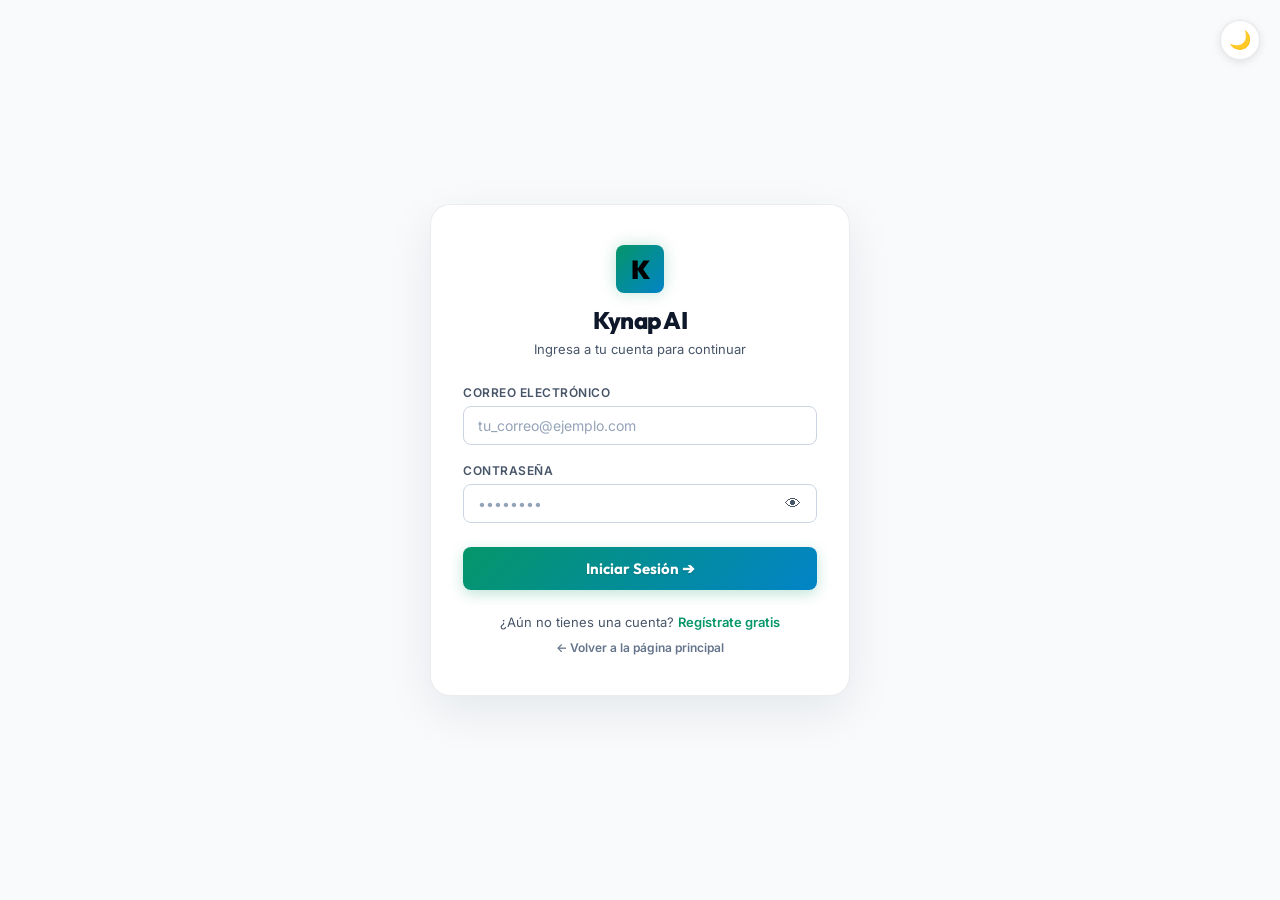
<file: login.html>
<!DOCTYPE html>
<html lang="es">

<head>
  <meta charset="UTF-8">
  <meta name="viewport"
    content="width=device-width, initial-scale=1.0, maximum-scale=1.0, user-scalable=no, viewport-fit=cover">
  <meta name="theme-color" content="#0a0d14">
  <title>Iniciar Sesión - Kynap AI</title>

  <!-- Google Fonts: Outfit & Inter -->
  <link rel="preconnect" href="https://fonts.googleapis.com">
  <link rel="preconnect" href="https://fonts.gstatic.com" crossorigin>
  <link
    href="https://fonts.googleapis.com/css2?family=Inter:wght@400;500;600;700&family=Outfit:wght@600;700;800;900&display=swap"
    rel="stylesheet">

  <!-- Hoja de estilos del Design System Kynap -->
  <link rel="stylesheet" href="public/css/app.css">
  <script src="public/js/theme.js"></script>

  <style>
    .auth-page {
      min-height: 100vh;
      display: flex;
      flex-direction: column;
      align-items: center;
      justify-content: center;
      padding: 24px;
      background-color: var(--bg-primary);
      position: relative;
    }

    .theme-top-bar {
      position: absolute;
      top: 20px;
      right: 20px;
      z-index: 10;
    }

    .auth-card {
      background: var(--bg-card);
      border: 1px solid var(--border-subtle);
      border-radius: var(--radius-lg);
      padding: 40px 32px;
      width: 100%;
      max-width: 420px;
      box-shadow: var(--shadow-card);
      animation: modalPop 0.3s cubic-bezier(0.16, 1, 0.3, 1) forwards;
    }

    .auth-brand {
      display: flex;
      flex-direction: column;
      align-items: center;
      gap: 12px;
      margin-bottom: 28px;
    }

    .auth-brand .brand-logo {
      width: 48px;
      height: 48px;
      font-size: 26px;
    }

    .auth-brand h1 {
      font-family: var(--font-heading);
      font-size: 24px;
      font-weight: 800;
      letter-spacing: -0.5px;
    }

    .auth-brand p {
      font-size: 13px;
      color: var(--text-secondary);
      margin-top: -6px;
    }

    .auth-alert-error {
      display: none;
      background: rgba(255, 71, 87, 0.12);
      border: 1px solid rgba(255, 71, 87, 0.35);
      color: var(--accent-rose);
      padding: 14px 16px;
      border-radius: var(--radius-sm);
      font-size: 13px;
      margin-bottom: 20px;
      line-height: 1.4;
      flex-direction: column;
      gap: 8px;
    }

    .btn-register-cta-banner {
      display: inline-flex;
      align-items: center;
      justify-content: center;
      background: var(--accent-emerald);
      color: var(--btn-cta-text, #ffffff);
      font-weight: 700;
      font-size: 13px;
      padding: 8px 14px;
      border-radius: var(--radius-sm);
      text-decoration: none;
      margin-top: 4px;
      transition: all var(--transition-fast);
    }

    .btn-register-cta-banner:hover {
      filter: brightness(1.1);
      transform: translateY(-1px);
    }

    .auth-form {
      display: flex;
      flex-direction: column;
      gap: 18px;
    }

    .password-wrapper {
      position: relative;
      display: flex;
      align-items: center;
    }

    .password-wrapper input {
      width: 100%;
      padding-right: 42px;
    }

    .password-toggle {
      position: absolute;
      right: 12px;
      background: none;
      border: none;
      color: var(--text-secondary);
      font-size: 16px;
      cursor: pointer;
      padding: 4px;
    }

    .auth-footer-links {
      margin-top: 24px;
      text-align: center;
      font-size: 13px;
      color: var(--text-secondary);
      display: flex;
      flex-direction: column;
      gap: 10px;
    }

    .auth-footer-links a {
      color: var(--accent-emerald);
      text-decoration: none;
      font-weight: 600;
    }

    .auth-footer-links a:hover {
      text-decoration: underline;
    }

    .back-to-home {
      color: var(--text-muted) !important;
      font-size: 12px;
    }
  </style>
</head>

<body class="auth-page">

  <div class="theme-top-bar">
    <button type="button" class="btn-theme-toggle" onclick="toggleTheme()" aria-label="Cambiar tema">🌙</button>
  </div>

  <main class="auth-card" role="main">
    <div class="auth-brand">
      <div class="brand-logo">K</div>
      <h1>Kynap <span>AI</span></h1>
      <p>Ingresa a tu cuenta para continuar</p>
    </div>

    <div id="loginAlertBox" class="auth-alert-error" role="alert"></div>

    <form id="standaloneLoginForm" onsubmit="handleLoginSubmit(event)" class="auth-form" novalidate>
      <div class="form-group" style="margin-bottom: 0;">
        <label for="emailInput">Correo Electrónico</label>
        <input type="email" id="emailInput" name="email" class="input-custom" placeholder="tu_correo@ejemplo.com"
          required autocomplete="email">
      </div>

      <div class="form-group" style="margin-bottom: 0;">
        <div style="display: flex; justify-content: space-between; align-items: baseline;">
          <label for="passwordInput">Contraseña</label>
        </div>
        <div class="password-wrapper">
          <input type="password" id="passwordInput" name="password" class="input-custom" placeholder="••••••••" required
            autocomplete="current-password">
          <button type="button" class="password-toggle" onclick="togglePasswordVisibility()"
            aria-label="Mostrar u ocultar contraseña">
            👁
          </button>
        </div>
      </div>

      <button type="submit" class="btn-checkin"
        style="background: linear-gradient(135deg, var(--accent-emerald), var(--accent-cyan)); color: var(--btn-cta-text, #ffffff); font-weight: 700; padding: 12px; font-size: 15px; margin-top: 6px;">
        Iniciar Sesión ➔
      </button>
    </form>

    <div class="auth-footer-links">
      <p>¿Aún no tienes una cuenta? <a href="registro.html">Regístrate gratis</a></p>
      <a href="index.html" class="back-to-home">← Volver a la página principal</a>
    </div>
  </main>

  <script>
    function togglePasswordVisibility() {
      const input = document.getElementById('passwordInput');
      input.type = input.type === 'password' ? 'text' : 'password';
    }

    function getTargetUrl() {
      return 'app.html';
    }

    // Comprobar si venimos redirigidos por intento de acceso sin autenticación o protocolo file://
    document.addEventListener('DOMContentLoaded', () => {
      const authMsg = sessionStorage.getItem('kynap_auth_message');
      const alertBox = document.getElementById('loginAlertBox');
      if (authMsg) {
        sessionStorage.removeItem('kynap_auth_message');
        alertBox.innerHTML = `<span>🔒</span><div>${authMsg}</div>`;
        alertBox.style.display = 'flex';
      }

      if (window.location.protocol === 'file:') {
        alertBox.innerHTML = `<span>💡</span><div><strong>Servidor Local XAMPP Requerido:</strong> Estás visualizando este archivo vía <code>file://</code>. Para conectar con la API y MySQL, abre <a href="http://localhost/Kynap/login.html" style="color:var(--accent-emerald);font-weight:bold;text-decoration:underline;">http://localhost/Kynap/login.html</a>.</div>`;
        alertBox.style.display = 'flex';
      }
    });

    function showToast(type = 'success', title = '', desc = '', duration = 3500) {
      let container = document.getElementById('toastContainer');
      if (!container) {
        container = document.createElement('div');
        container.id = 'toastContainer';
        container.className = 'toast-container';
        document.body.appendChild(container);
      }
      const icons = { success: '✔', error: '✕', warning: '⚠', info: 'ℹ' };
      const toast = document.createElement('div');
      toast.className = `toast toast-${type}`;
      toast.innerHTML = `
        <div class="toast-icon">${icons[type] || '✔'}</div>
        <div class="toast-content">
          <div class="toast-title">${title}</div>
          ${desc ? `<div class="toast-desc">${desc}</div>` : ''}
        </div>
        <div class="toast-progress" style="animation-duration: ${duration}ms;"></div>
      `;
      container.appendChild(toast);
      setTimeout(() => {
        toast.classList.add('hiding');
        setTimeout(() => { if (toast.parentNode) toast.parentNode.removeChild(toast); }, 260);
      }, duration);
    }

    function triggerShake() {
      const card = document.querySelector('.auth-card');
      if (card) {
        card.classList.remove('shake');
        void card.offsetWidth;
        card.classList.add('shake');
        setTimeout(() => card.classList.remove('shake'), 450);
      }
    }

    function setFieldError(fieldId) {
      const field = document.getElementById(fieldId);
      if (field) {
        field.classList.add('input-error');
        field.addEventListener('input', () => field.classList.remove('input-error'), { once: true });
      }
    }

    function clearErrors() {
      document.querySelectorAll('.input-error').forEach(el => el.classList.remove('input-error'));
      const alertBox = document.getElementById('loginAlertBox');
      if (alertBox) {
        alertBox.style.display = 'none';
        alertBox.innerHTML = '';
      }
    }

    async function handleLoginSubmit(e) {
      if (e) e.preventDefault();
      clearErrors();
      const alertBox = document.getElementById('loginAlertBox');

      const email = document.getElementById('emailInput').value.trim();
      const password = document.getElementById('passwordInput').value;

      if (!email || !password) {
        triggerShake();
        if (!email) setFieldError('emailInput');
        if (!password) setFieldError('passwordInput');
        alertBox.innerHTML = '<span>⚠</span><div>Por favor completa todos los campos requeridos.</div>';
        alertBox.style.display = 'flex';
        showToast('error', 'Campos Requeridos', 'Por favor ingresa tu correo y contraseña.');
        return;
      }

      const submitBtn = document.querySelector('#standaloneLoginForm button[type="submit"]');
      const origText = submitBtn ? submitBtn.innerHTML : '';
      if (submitBtn) {
        submitBtn.disabled = true;
        submitBtn.innerHTML = '⚡ Verificando credenciales...';
      }

      try {
        const apiUrl = (window.location.protocol === 'file:')
          ? 'http://localhost/Kynap/controllers/api_auth.php?action=login'
          : 'controllers/api_auth.php?action=login';

        const res = await fetch(apiUrl, {
          method: 'POST',
          headers: { 'Content-Type': 'application/json' },
          body: JSON.stringify({ email, password })
        });

        const data = await res.json();
        if (data.success && data.data?.token) {
          localStorage.setItem('kynap_auth_token', data.data.token);
          showToast('success', '¡Acceso Concedido!', 'Bienvenido a Kynap. Redirigiendo al panel...');
          setTimeout(() => {
            window.location.href = getTargetUrl();
          }, 800);
          return;
        } else {
          triggerShake();
          setFieldError('emailInput');
          setFieldError('passwordInput');
          let promptHtml = '';
          if (data.errors?.suggest_register || data.data?.suggest_register || res.status === 401 || res.status === 404) {
            promptHtml = `<a href="registro.html?email=${encodeURIComponent(email)}" class="btn-register-cta-banner">Crear Cuenta Ahora ➔</a>`;
          }
          const msg = data.message || 'Credenciales incorrectas o cuenta no registrada.';
          alertBox.innerHTML = `<div style="display:flex;gap:8px;align-items:flex-start;"><span>⚠</span><div>${msg}</div></div>${promptHtml}`;
          alertBox.style.display = 'flex';
          showToast('error', 'Error de Acceso', msg);
        }
      } catch (err) {
        triggerShake();
        let msg = 'No se pudo conectar con el servidor de autenticación.';
        if (window.location.protocol === 'file:') {
          msg = 'Para iniciar sesión con MySQL y PHP debes acceder desde <a href="http://localhost/Kynap/login.html" style="color:var(--accent-emerald);font-weight:bold;text-decoration:underline;">http://localhost/Kynap/login.html</a>.';
        } else {
          msg += ' Verifica que Apache y MySQL estén activos en tu panel XAMPP.';
        }
        alertBox.innerHTML = `<span>⚠</span><div>${msg}</div>`;
        alertBox.style.display = 'flex';
        showToast('error', 'Error de Red', 'No se pudo conectar con el servidor backend.');
      } finally {
        if (submitBtn) {
          submitBtn.disabled = false;
          submitBtn.innerHTML = origText;
        }
      }
    }
  </script>
</body>

</html>
</file>
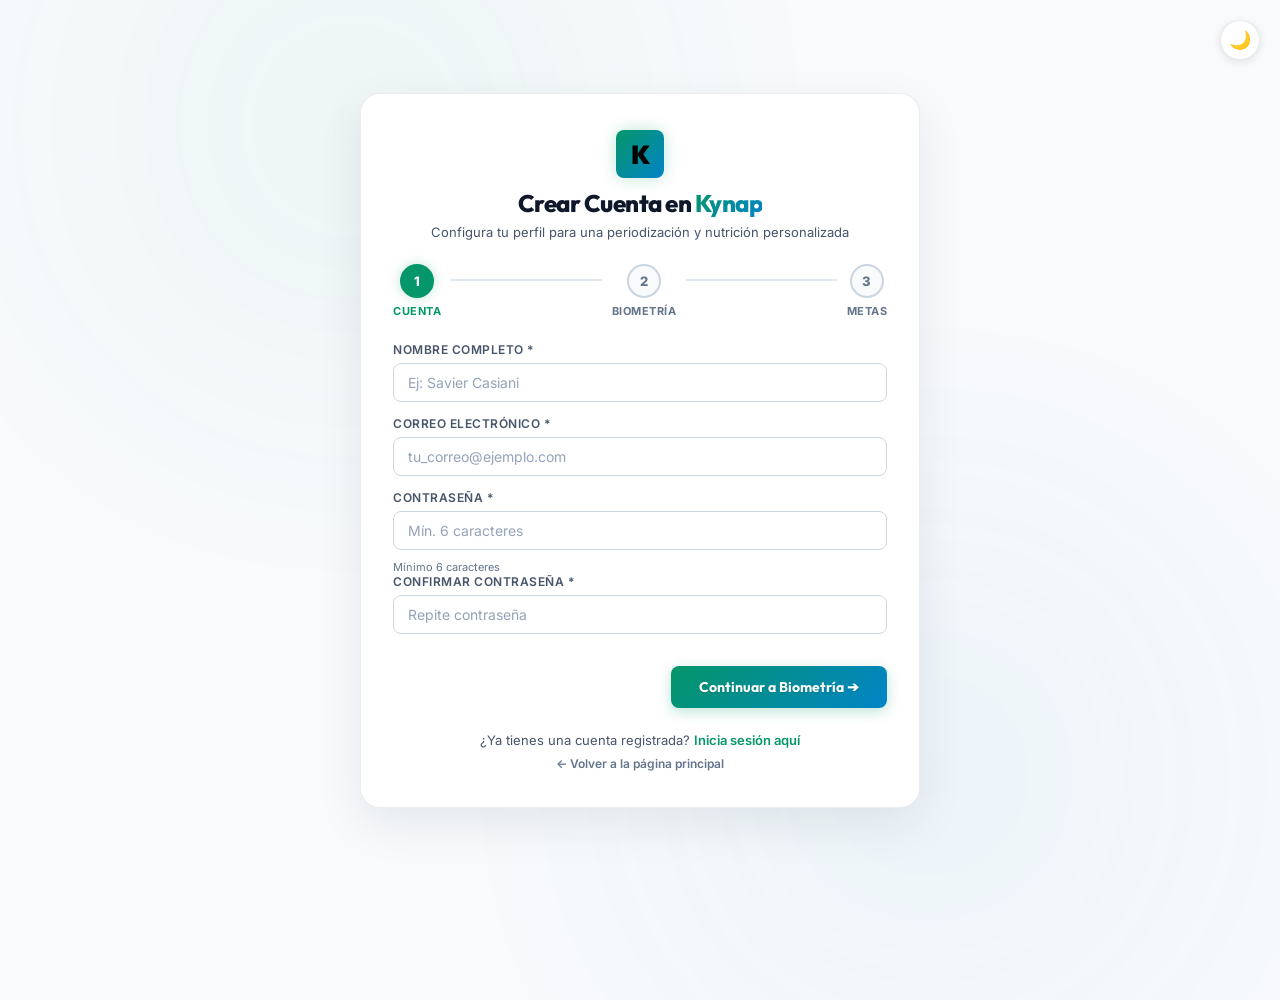
<file: registro.html>
<!DOCTYPE html>
<html lang="es">

<head>
  <meta charset="UTF-8">
  <meta name="viewport"
    content="width=device-width, initial-scale=1.0, maximum-scale=1.0, user-scalable=no, viewport-fit=cover">
  <meta name="theme-color" content="#0a0d14">
  <title>Crear Cuenta - Kynap AI Fitness</title>

  <!-- Google Fonts: Outfit & Inter -->
  <link rel="preconnect" href="https://fonts.googleapis.com">
  <link rel="preconnect" href="https://fonts.gstatic.com" crossorigin>
  <link
    href="https://fonts.googleapis.com/css2?family=Inter:wght@400;500;600;700&family=Outfit:wght@600;700;800;900&display=swap"
    rel="stylesheet">

  <!-- Hoja de estilos del Design System Kynap -->
  <link rel="stylesheet" href="public/css/app.css">
  <script src="public/js/theme.js"></script>

  <style>
    .auth-page {
      min-height: 100vh;
      display: flex;
      flex-direction: column;
      align-items: center;
      justify-content: center;
      padding: 36px 20px;
      background-color: var(--bg-primary);
      position: relative;
      overflow-x: hidden;
    }

    .theme-top-bar {
      position: absolute;
      top: 20px;
      right: 20px;
      z-index: 10;
    }

    .auth-card {
      background: var(--bg-card);
      border: 1px solid var(--border-subtle);
      border-radius: var(--radius-lg);
      padding: 36px 32px;
      width: 100%;
      max-width: 560px;
      box-shadow: 0 20px 50px rgba(0, 0, 0, 0.6);
      animation: modalPop 0.35s cubic-bezier(0.16, 1, 0.3, 1) forwards;
      position: relative;
      z-index: 2;
    }

    .auth-brand {
      display: flex;
      flex-direction: column;
      align-items: center;
      gap: 10px;
      margin-bottom: 24px;
    }

    .auth-brand .brand-logo {
      width: 48px;
      height: 48px;
      font-size: 26px;
    }

    .auth-brand h1 {
      font-family: var(--font-heading);
      font-size: 24px;
      font-weight: 800;
      letter-spacing: -0.5px;
    }

    .auth-brand h1 span {
      background: linear-gradient(135deg, var(--accent-emerald), var(--accent-cyan));
      -webkit-background-clip: text;
      -webkit-text-fill-color: transparent;
    }

    .auth-brand p {
      font-size: 13px;
      color: var(--text-secondary);
      margin-top: -4px;
      text-align: center;
    }

    .password-hint {
      font-size: 11px;
      color: var(--text-muted);
      margin-top: 4px;
    }

    .password-match-indicator {
      font-size: 11px;
      margin-top: 4px;
      display: none;
      font-weight: 600;
    }

    .auth-footer-links {
      margin-top: 24px;
      text-align: center;
      font-size: 13px;
      color: var(--text-secondary);
      display: flex;
      flex-direction: column;
      gap: 8px;
    }

    .auth-footer-links a {
      color: var(--accent-emerald);
      text-decoration: none;
      font-weight: 600;
      cursor: pointer;
    }

    .auth-footer-links a:hover {
      text-decoration: underline;
    }

    .back-to-home {
      color: var(--text-muted) !important;
      font-size: 12px;
    }

    .ambient-glow {
      position: absolute;
      width: 450px;
      height: 450px;
      border-radius: 50%;
      filter: blur(140px);
      pointer-events: none;
      opacity: 0.15;
      z-index: 1;
    }

    @media (max-width: 580px) {
      .auth-card {
        padding: 26px 20px;
      }

      .form-grid-2,
      .form-grid-3 {
        grid-template-columns: 1fr;
      }

      .step-label {
        font-size: 9px;
      }

      .step-bubble {
        width: 30px;
        height: 30px;
        font-size: 11px;
      }
    }
  </style>
</head>

<body class="auth-page">

  <div class="ambient-glow" style="top: -100px; left: 10%; background: var(--accent-emerald);"></div>
  <div class="ambient-glow" style="bottom: -100px; right: 10%; background: var(--accent-cyan);"></div>

  <div class="theme-top-bar">
    <button type="button" class="btn-theme-toggle" onclick="toggleTheme()" aria-label="Cambiar tema">🌙</button>
  </div>

  <!-- Contenedor de Notificaciones Toast -->
  <div id="toastContainer" class="toast-container" aria-live="polite"></div>

  <main class="auth-card" id="registerCard" role="main">
    <div class="auth-brand">
      <div class="brand-logo">K</div>
      <h1>Crear Cuenta en <span>Kynap</span></h1>
      <p>Configura tu perfil para una periodización y nutrición personalizada</p>
    </div>

    <!-- BANNER CONTEXTUAL DE ERROR -->
    <div id="registerAlertBox" class="auth-alert-banner" style="display: none;" role="alert"></div>

    <!-- MULTISTEP WIZARD PROGRESS BAR -->
    <div class="multistep-bar" id="stepBar">
      <div class="step-node active" id="stepNode1" onclick="tryNavigateToStep(1)">
        <div class="step-bubble">1</div>
        <span class="step-label">Cuenta</span>
      </div>
      <div class="step-connector" id="stepConnector1"></div>
      <div class="step-node" id="stepNode2" onclick="tryNavigateToStep(2)">
        <div class="step-bubble">2</div>
        <span class="step-label">Biometría</span>
      </div>
      <div class="step-connector" id="stepConnector2"></div>
      <div class="step-node" id="stepNode3" onclick="tryNavigateToStep(3)">
        <div class="step-bubble">3</div>
        <span class="step-label">Metas</span>
      </div>
    </div>

    <form id="completeRegisterForm" action="#" method="POST" onsubmit="handleRegisterSubmit(event)" novalidate>

      <!-- ==================================================================
           PASO 1: CUENTA & CREDENCIALES
           ================================================================== -->
      <div class="wizard-step-pane active" id="wizardPane1">
        <div class="form-group" style="margin: 0;">
          <label for="nombreInput">Nombre Completo *</label>
          <input type="text" id="nombreInput" name="nombre" class="input-custom" placeholder="Ej: Savier Casiani"
            required autocomplete="name">
          <div class="field-error-msg" id="err-nombreInput" style="display: none;"></div>
        </div>

        <div class="form-group" style="margin: 0;">
          <label for="emailInput">Correo Electrónico *</label>
          <input type="email" id="emailInput" name="email" class="input-custom" placeholder="tu_correo@ejemplo.com"
            required autocomplete="email">
          <div class="field-error-msg" id="err-emailInput" style="display: none;"></div>
        </div>

        <div class="form-grid-2">
          <div class="form-group" style="margin: 0;">
            <label for="passwordInput">Contraseña *</label>
            <input type="password" id="passwordInput" name="password" class="input-custom"
              placeholder="Mín. 6 caracteres" required autocomplete="new-password" oninput="checkPasswordMatch()">
            <div class="password-hint">Mínimo 6 caracteres</div>
            <div class="field-error-msg" id="err-passwordInput" style="display: none;"></div>
          </div>

          <div class="form-group" style="margin: 0;">
            <label for="confirmPasswordInput">Confirmar Contraseña *</label>
            <input type="password" id="confirmPasswordInput" name="confirm_password" class="input-custom"
              placeholder="Repite contraseña" required autocomplete="new-password" oninput="checkPasswordMatch()">
            <div id="matchIndicator" class="password-match-indicator"></div>
            <div class="field-error-msg" id="err-confirmPasswordInput" style="display: none;"></div>
          </div>
        </div>

        <div class="wizard-actions" style="justify-content: flex-end;">
          <button type="button" class="btn-checkin"
            style="width: auto; padding: 12px 28px; background: linear-gradient(135deg, var(--accent-emerald), var(--accent-cyan)); color: var(--btn-cta-text, #ffffff); font-weight: 700;"
            onclick="nextStep(1)">
            Continuar a Biometría ➔
          </button>
        </div>
      </div>

      <!-- ==================================================================
           PASO 2: PERFIL BIOMÉTRICO
           ================================================================== -->
      <div class="wizard-step-pane" id="wizardPane2">
        <div class="form-grid-2">
          <div class="form-group" style="margin: 0;">
            <label for="edadInput">Edad (Años) *</label>
            <input type="number" id="edadInput" name="edad" class="input-custom" value="25" min="12" max="100" required>
            <div class="field-error-msg" id="err-edadInput" style="display: none;"></div>
          </div>

          <div class="form-group" style="margin: 0;">
            <label for="sexoInput">Sexo Biológico *</label>
            <select id="sexoInput" name="sexo" class="input-custom" required>
              <option value="masculino" selected>Masculino</option>
              <option value="femenino">Femenino</option>
              <option value="otro">Otro</option>
            </select>
          </div>
        </div>

        <div class="form-grid-2">
          <div class="form-group" style="margin: 0;">
            <label for="pesoInput">Peso Actual (kg) *</label>
            <input type="number" id="pesoInput" name="peso" class="input-custom" value="75.0" step="0.5" min="30"
              max="300" required oninput="recalcBmiPreview()">
            <div class="field-error-msg" id="err-pesoInput" style="display: none;"></div>
          </div>

          <div class="form-group" style="margin: 0;">
            <label for="alturaInput">Altura (cm) *</label>
            <input type="number" id="alturaInput" name="altura" class="input-custom" value="175" min="100" max="250"
              required oninput="recalcBmiPreview()">
            <div class="field-error-msg" id="err-alturaInput" style="display: none;"></div>
          </div>
        </div>

        <!-- WIDGET EN TIEMPO REAL DE IMC -->
        <div class="bmi-live-preview">
          <div>
            <strong style="color: var(--accent-cyan); font-size: 12px; text-transform: uppercase;">Índice de Masa
              Corporal (IMC):</strong>
            <div style="font-size: 14px; margin-top: 2px;"><span id="bmiValPreview">24.5</span> kg/m² • <span
                id="bmiCatPreview" style="color: var(--accent-emerald); font-weight: 700;">Peso Saludable</span></div>
          </div>
          <span style="font-size: 22px;">⚖️</span>
        </div>

        <div class="wizard-actions">
          <button type="button" class="btn-checkin"
            style="width: auto; padding: 12px 20px; background: var(--btn-secondary-bg); border: 1px solid var(--btn-secondary-border); color: var(--btn-secondary-text);"
            onclick="prevStep(2)">
            ← Volver
          </button>
          <button type="button" class="btn-checkin"
            style="width: auto; padding: 12px 28px; background: linear-gradient(135deg, var(--accent-emerald), var(--accent-cyan)); color: var(--btn-cta-text, #ffffff); font-weight: 700;"
            onclick="nextStep(2)">
            Continuar a Metas ➔
          </button>
        </div>
      </div>

      <!-- ==================================================================
           PASO 3: METAS & ESTILO DE VIDA
           ================================================================== -->
      <div class="wizard-step-pane" id="wizardPane3">
        <div class="form-group" style="margin: 0;">
          <label for="objetivoInput">Objetivo Principal de Entrenamiento *</label>
          <select id="objetivoInput" name="objetivo" class="input-custom" required>
            <option value="ganar_musculo" selected>🔥 Hipertrofia & Ganancia Muscular</option>
            <option value="perder_grasa">⚡ Definición & Pérdida de Grasa</option>
            <option value="mantener">🛡️ Mantenimiento & Fuerza Funcional</option>
            <option value="recomposicion">✨ Recomposición Corporal (Músculo + Definición)</option>
          </select>
        </div>

        <div class="form-group" style="margin: 0;">
          <label for="actividadInput">Nivel de Actividad Diaria *</label>
          <select id="actividadInput" name="nivel_actividad" class="input-custom" required>
            <option value="sedentario">Sedentario (Trabajo de escritorio / Poco ejercicio)</option>
            <option value="ligero">Ligero (1-2 días de actividad ligera por semana)</option>
            <option value="moderado" selected>Moderado (3-5 días de entrenamiento habitual)</option>
            <option value="muy_activo">Muy Activo (6-7 días de entrenamiento intenso)</option>
          </select>
        </div>

        <div class="form-group" style="margin: 0;">
          <label for="diasEntrenamientoInput">Días Disponibles para Entrenar / Semana *</label>
          <select id="diasEntrenamientoInput" name="dias_entrenamiento" class="input-custom" required>
            <option value="3">3 Días (Frecuencia Óptima Full Body)</option>
            <option value="4" selected>4 Días (Torso / Pierna / Híbrido)</option>
            <option value="5">5 Días (Push / Pull / Legs + Especialización)</option>
            <option value="6">6 Días (Alto Rendimiento Deportivo)</option>
          </select>
        </div>

        <div class="form-group" style="margin: 0;">
          <label for="preferenciaInput">Preferencia Dietética / Alimentación *</label>
          <select id="preferenciaInput" name="preferencia" class="input-custom" required>
            <option value="omnivora" selected>🥩 Omnívora / Balanceada (Todo tipo de alimentos)</option>
            <option value="vegetariano">🥗 Vegetariana (Sin carne ni pescado)</option>
            <option value="vegano">🌱 Vegana (100% de origen vegetal)</option>
            <option value="keto">🥑 Cetogénica / Low-Carb (Alta en grasas y proteínas)</option>
          </select>
        </div>

        <div class="form-grid-2">
          <div class="form-group" style="margin: 0;">
            <label for="condicionesInput">Salud & Limitaciones Físicas</label>
            <select id="condicionesInput" name="condiciones" class="input-custom">
              <option value="ninguna" selected>Ninguna / Saludable</option>
              <option value="lesion_rodilla">Lesión / Dolor de Rodilla</option>
              <option value="dolor_lumbar">Dolor Lumbar / Espalda</option>
              <option value="hipertension">Hipertensión / Cardiovascular</option>
              <option value="diabetes">Diabetes / Resistencia Insulina</option>
              <option value="asma">Asma / Respiratorio</option>
            </select>
          </div>

          <div class="form-group" style="margin: 0;">
            <label for="alergiasInput">Alergias o Intolerancias</label>
            <select id="alergiasInput" name="alergias" class="input-custom">
              <option value="ninguna" selected>Ninguna</option>
              <option value="lactosa">Intolerancia a la Lactosa</option>
              <option value="gluten">Gluten / Celíaco</option>
              <option value="mani">Maní / Frutos Secos</option>
              <option value="mariscos">Pescados y Mariscos</option>
              <option value="huevo">Alergia al Huevo</option>
            </select>
          </div>
        </div>

        <div class="form-group" style="margin: 0;">
          <label for="aguaInput">Meta de Hidratación Diaria (Litros/día)</label>
          <input type="number" id="aguaInput" name="agua" class="input-custom" value="3.0" step="0.5" min="1.5" max="6.0" required>
        </div>

        <div class="wizard-actions">
          <button type="button" class="btn-checkin"
            style="width: auto; padding: 12px 20px; background: var(--btn-secondary-bg); border: 1px solid var(--btn-secondary-border); color: var(--btn-secondary-text);"
            onclick="prevStep(3)">
            ← Volver
          </button>
          <button type="submit" id="btnSubmitRegister" class="btn-checkin"
            style="width: auto; padding: 12px 30px; background: linear-gradient(135deg, var(--accent-emerald), var(--accent-cyan)); color: var(--btn-cta-text, #ffffff); font-weight: 800; font-size: 15px; box-shadow: 0 4px 20px rgba(0, 255, 136, 0.3);">
            🚀 Completar Registro & Entrar
          </button>
        </div>
      </div>

    </form>

    <div class="auth-footer-links">
      <p>¿Ya tienes una cuenta registrada? <a href="login.html">Inicia sesión aquí</a></p>
      <a href="index.html" class="back-to-home">← Volver a la página principal</a>
    </div>
  </main>

  <script>
    let currentStep = 1;

    // Toast flotante integrado
    function showToast(type = 'success', title = '', desc = '', duration = 3500) {
      let container = document.getElementById('toastContainer');
      if (!container) {
        container = document.createElement('div');
        container.id = 'toastContainer';
        container.className = 'toast-container';
        document.body.appendChild(container);
      }
      const icons = { success: '✔', error: '✕', warning: '⚠', info: 'ℹ' };
      const toast = document.createElement('div');
      toast.className = `toast toast-${type}`;
      toast.innerHTML = `
        <div class="toast-icon">${icons[type] || '✔'}</div>
        <div class="toast-content">
          <div class="toast-title">${title}</div>
          ${desc ? `<div class="toast-desc">${desc}</div>` : ''}
        </div>
        <div class="toast-progress" style="animation-duration: ${duration}ms;"></div>
      `;
      container.appendChild(toast);
      setTimeout(() => {
        toast.classList.add('hiding');
        setTimeout(() => { if (toast.parentNode) toast.parentNode.removeChild(toast); }, 260);
      }, duration);
    }

    function setFieldError(fieldId, errorMsg) {
      const field = document.getElementById(fieldId);
      const errBox = document.getElementById('err-' + fieldId);
      if (field) {
        field.classList.add('input-error');
        field.addEventListener('input', () => clearFieldError(fieldId), { once: true });
      }
      if (errBox) {
        errBox.textContent = '✕ ' + errorMsg;
        errBox.style.display = 'flex';
      }
    }

    function clearFieldError(fieldId) {
      const field = document.getElementById(fieldId);
      const errBox = document.getElementById('err-' + fieldId);
      if (field) field.classList.remove('input-error');
      if (errBox) {
        errBox.textContent = '';
        errBox.style.display = 'none';
      }
    }

    function clearAllErrors() {
      document.querySelectorAll('.input-error').forEach(el => el.classList.remove('input-error'));
      document.querySelectorAll('.field-error-msg').forEach(el => {
        el.textContent = '';
        el.style.display = 'none';
      });
      const alertBox = document.getElementById('registerAlertBox');
      if (alertBox) {
        alertBox.style.display = 'none';
        alertBox.textContent = '';
      }
    }

    function triggerShake() {
      const card = document.getElementById('registerCard');
      if (card) {
        card.classList.remove('shake');
        void card.offsetWidth; // Force reflow
        card.classList.add('shake');
        setTimeout(() => card.classList.remove('shake'), 450);
      }
    }

    function validateStep(step) {
      clearAllErrors();
      let isValid = true;
      let firstInvalidId = null;

      if (step === 1) {
        const nombre = document.getElementById('nombreInput')?.value.trim();
        const email = document.getElementById('emailInput')?.value.trim();
        const password = document.getElementById('passwordInput')?.value;
        const confirm = document.getElementById('confirmPasswordInput')?.value;

        if (!nombre || nombre.length < 2) {
          setFieldError('nombreInput', 'Por favor ingresa tu nombre completo.');
          if (!firstInvalidId) firstInvalidId = 'nombreInput';
          isValid = false;
        }

        const emailRegex = /^[^\s@]+@[^\s@]+\.[^\s@]+$/;
        if (!email || !emailRegex.test(email)) {
          setFieldError('emailInput', 'Ingresa un correo electrónico con formato válido.');
          if (!firstInvalidId) firstInvalidId = 'emailInput';
          isValid = false;
        }

        if (!password || password.length < 6) {
          setFieldError('passwordInput', 'La contraseña debe tener al menos 6 caracteres.');
          if (!firstInvalidId) firstInvalidId = 'passwordInput';
          isValid = false;
        }

        if (password !== confirm) {
          setFieldError('confirmPasswordInput', 'Las contraseñas no coinciden.');
          if (!firstInvalidId) firstInvalidId = 'confirmPasswordInput';
          isValid = false;
        }
      }

      if (step === 2) {
        const edad = parseInt(document.getElementById('edadInput')?.value, 10);
        const peso = parseFloat(document.getElementById('pesoInput')?.value);
        const altura = parseFloat(document.getElementById('alturaInput')?.value);

        if (isNaN(edad) || edad < 12 || edad > 100) {
          setFieldError('edadInput', 'Edad debe ser entre 12 y 100 años.');
          if (!firstInvalidId) firstInvalidId = 'edadInput';
          isValid = false;
        }
        if (isNaN(peso) || peso < 30 || peso > 300) {
          setFieldError('pesoInput', 'El peso debe ser entre 30 y 300 kg.');
          if (!firstInvalidId) firstInvalidId = 'pesoInput';
          isValid = false;
        }
        if (isNaN(altura) || altura < 100 || altura > 250) {
          setFieldError('alturaInput', 'La altura debe ser entre 100 y 250 cm.');
          if (!firstInvalidId) firstInvalidId = 'alturaInput';
          isValid = false;
        }
      }

      if (!isValid) {
        triggerShake();
        const alertBox = document.getElementById('registerAlertBox');
        if (alertBox) {
          alertBox.textContent = 'Por favor corrige los campos destacados antes de continuar.';
          alertBox.style.display = 'flex';
        }
        showToast('error', 'Campos Requeridos', 'Revisa la información en rojo para continuar.');
        if (firstInvalidId) {
          const el = document.getElementById(firstInvalidId);
          if (el) el.focus();
        }
      }

      return isValid;
    }

    function goToStep(step) {
      currentStep = step;

      // Actualizar paneles
      document.querySelectorAll('.wizard-step-pane').forEach((pane, idx) => {
        pane.classList.toggle('active', (idx + 1) === step);
      });

      // Actualizar nodos del indicador
      for (let i = 1; i <= 3; i++) {
        const node = document.getElementById(`stepNode${i}`);
        if (node) {
          node.classList.remove('active', 'completed');
          if (i === step) node.classList.add('active');
          else if (i < step) node.classList.add('completed');
        }
        if (i < 3) {
          const conn = document.getElementById(`stepConnector${i}`);
          if (conn) conn.classList.toggle('completed', i < step);
        }
      }

      window.scrollTo({ top: 0, behavior: 'smooth' });
    }

    function nextStep(current) {
      if (!validateStep(current)) return;
      goToStep(current + 1);
    }

    function prevStep(current) {
      clearAllErrors();
      goToStep(current - 1);
    }

    function tryNavigateToStep(target) {
      if (target <= currentStep) {
        goToStep(target);
      } else {
        if (validateStep(currentStep)) {
          goToStep(target);
        }
      }
    }

    function checkPasswordMatch() {
      const p1 = document.getElementById('passwordInput')?.value || '';
      const p2 = document.getElementById('confirmPasswordInput')?.value || '';
      const ind = document.getElementById('matchIndicator');
      if (!ind) return;

      if (!p2) {
        ind.style.display = 'none';
        return;
      }
      ind.style.display = 'block';
      if (p1 === p2) {
        ind.textContent = '✓ Las contraseñas coinciden';
        ind.style.color = 'var(--accent-emerald)';
      } else {
        ind.textContent = '✕ Las contraseñas no coinciden';
        ind.style.color = 'var(--accent-rose)';
      }
    }

    function recalcBmiPreview() {
      const p = parseFloat(document.getElementById('pesoInput')?.value) || 0;
      const a = parseFloat(document.getElementById('alturaInput')?.value) || 0;
      const vEl = document.getElementById('bmiValPreview');
      const cEl = document.getElementById('bmiCatPreview');
      if (!vEl || !cEl) return;

      if (p > 0 && a > 0) {
        const altM = a / 100.0;
        const bmi = (p / (altM * altM)).toFixed(1);
        vEl.textContent = bmi;

        if (bmi < 18.5) {
          cEl.textContent = 'Bajo Peso';
          cEl.style.color = 'var(--accent-amber)';
        } else if (bmi < 25) {
          cEl.textContent = 'Peso Saludable';
          cEl.style.color = 'var(--accent-emerald)';
        } else if (bmi < 30) {
          cEl.textContent = 'Sobrepeso';
          cEl.style.color = 'var(--accent-amber)';
        } else {
          cEl.textContent = 'Obesidad';
          cEl.style.color = 'var(--accent-rose)';
        }
      }
    }

    async function handleRegisterSubmit(e) {
      if (e) e.preventDefault();
      if (!validateStep(1) || !validateStep(2)) return;

      const alertBox = document.getElementById('registerAlertBox');
      alertBox.style.display = 'none';

      const nombre = document.getElementById('nombreInput').value.trim();
      const email = document.getElementById('emailInput').value.trim();
      const password = document.getElementById('passwordInput').value;
      const confirm_password = document.getElementById('confirmPasswordInput').value;

      const edad = parseInt(document.getElementById('edadInput').value, 10);
      const peso = parseFloat(document.getElementById('pesoInput').value);
      const altura = parseFloat(document.getElementById('alturaInput').value);
      const sexo = document.getElementById('sexoInput').value;
      const objetivo = document.getElementById('objetivoInput').value;
      const nivel_actividad = document.getElementById('actividadInput').value;
      const dias_entrenamiento = parseInt(document.getElementById('diasEntrenamientoInput').value, 10);
      const preferencia = document.getElementById('preferenciaInput')?.value || 'omnivora';
      const condiciones = document.getElementById('condicionesInput')?.value || 'ninguna';
      const alergias = document.getElementById('alergiasInput')?.value || 'ninguna';
      const agua = parseFloat(document.getElementById('aguaInput')?.value) || 3.0;

      const submitBtn = document.getElementById('btnSubmitRegister');
      const origText = submitBtn.innerHTML;
      submitBtn.disabled = true;
      submitBtn.innerHTML = '⚡ Registrando Atleta...';

      try {
        const apiUrl = (window.location.protocol === 'file:')
          ? 'http://localhost/Kynap/controllers/api_auth.php?action=register'
          : 'controllers/api_auth.php?action=register';

        const res = await fetch(apiUrl, {
          method: 'POST',
          headers: { 'Content-Type': 'application/json' },
          body: JSON.stringify({
            nombre,
            email,
            password,
            confirm_password,
            edad,
            peso,
            altura,
            sexo,
            objetivo,
            nivel_actividad,
            dias_entrenamiento,
            preferencia,
            condiciones,
            alergias,
            agua
          })
        });

        const data = await res.json();

        if (data.success && data.data?.token) {
          localStorage.setItem('kynap_auth_token', data.data.token);
          showToast('success', '¡Bienvenido a Kynap!', 'Tu cuenta ha sido creada exitosamente. Redirigiendo...');
          setTimeout(() => {
            window.location.href = 'app.html';
          }, 1000);
        } else {
          // Doble feedback: banner + input highlight + toast
          triggerShake();
          const msg = data.message || 'Error al procesar el registro.';
          alertBox.textContent = msg;
          alertBox.style.display = 'flex';

          if (data.errors?.code === 'EMAIL_EXISTS' || msg.toLowerCase().includes('correo')) {
            setFieldError('emailInput', msg);
            goToStep(1);
          }

          showToast('error', 'Registro Rechazado', msg);
        }
      } catch (err) {
        triggerShake();
        const errDesc = 'No se pudo conectar con el servidor backend. Verifica que Apache y MySQL estén activos.';
        alertBox.textContent = errDesc;
        alertBox.style.display = 'flex';
        showToast('error', 'Error de Red', errDesc);
      } finally {
        submitBtn.disabled = false;
        submitBtn.innerHTML = origText;
      }
    }

    document.addEventListener('DOMContentLoaded', () => {
      recalcBmiPreview();
      const params = new URLSearchParams(window.location.search);
      const email = params.get('email');
      if (email) {
        const emailInput = document.getElementById('emailInput');
        if (emailInput) emailInput.value = email;
      }

      // Soporte estricto de redirección hacia la vista destino del app
      document.querySelectorAll('a, button').forEach(el => {
        if (el.textContent && el.textContent.toLowerCase().includes('abrir onboarding dedicado')) {
          if (el.tagName === 'A') el.setAttribute('href', 'app.html');
          el.addEventListener('click', (ev) => {
            ev.preventDefault();
            window.location.href = 'app.html';
          });
        }
      });
    });
  </script>
</body>

</html>
</file>
<file: public/css/app.css>
/* ==========================================================================
   KYNAP FITNESS PLATFORM - DESIGN SYSTEM & STYLES
   ========================================================================== */

:root {
  --bg-primary: #0a0d14;
  --bg-surface: #121722;
  --bg-dark: #0a0d14;
  --bg-card: #182030;
  --bg-card-hover: #202a3f;
  --bg-glass: rgba(18, 23, 34, 0.75);

  --border-subtle: rgba(255, 255, 255, 0.08);
  --border-focus: rgba(0, 255, 136, 0.4);

  --text-primary: #f0f4fc;
  --text-secondary: #94a3b8;
  --text-muted: #64748b;

  --accent-emerald: #00ff88;
  --accent-emerald-glow: rgba(0, 255, 136, 0.25);
  --accent-cyan: #00d9ff;
  --accent-cyan-glow: rgba(0, 217, 255, 0.25);
  --accent-amber: #ff9f43;
  --accent-amber-glow: rgba(255, 159, 67, 0.25);
  --accent-rose: #ff4757;
  --accent-purple: #a855f7;

  /* Identidad visual de macronutrientes (Dark Mode Premium) */
  --macro-cal: #ff9f43;
  --macro-cal-glow: rgba(255, 159, 67, 0.35);
  --macro-cal-bg: rgba(255, 159, 67, 0.1);
  --macro-cal-border: rgba(255, 159, 67, 0.25);

  --macro-prot: #ff5252;
  --macro-prot-glow: rgba(255, 82, 82, 0.35);
  --macro-prot-bg: rgba(255, 82, 82, 0.1);
  --macro-prot-border: rgba(255, 82, 82, 0.25);

  --macro-carb: #00e676;
  --macro-carb-glow: rgba(0, 230, 118, 0.35);
  --macro-carb-bg: rgba(0, 230, 118, 0.1);
  --macro-carb-border: rgba(0, 230, 118, 0.25);

  --macro-fat: #00e5ff;
  --macro-fat-glow: rgba(0, 229, 255, 0.35);
  --macro-fat-bg: rgba(0, 229, 255, 0.1);
  --macro-fat-border: rgba(0, 229, 255, 0.25);

  --macro-water: #29b6f6;
  --macro-water-glow: rgba(41, 182, 246, 0.4);
  --macro-water-bg: rgba(41, 182, 246, 0.12);
  --macro-water-border: rgba(41, 182, 246, 0.28);

  --font-heading: 'Outfit', -apple-system, sans-serif;
  --font-body: 'Inter', -apple-system, sans-serif;

  --radius-sm: 8px;
  --radius-md: 14px;
  --radius-lg: 20px;
  --radius-full: 9999px;

  --transition-fast: 0.15s ease;
  --transition-normal: 0.25s ease;
  --shadow-card: 0 8px 32px rgba(0, 0, 0, 0.35);
  --shadow-glow: 0 0 20px var(--accent-emerald-glow);

  /* Tokens semánticos universales (Modo Oscuro por defecto) */
  --btn-cta-text: #000000;
  --btn-secondary-bg: rgba(255, 255, 255, 0.06);
  --btn-secondary-border: rgba(255, 255, 255, 0.12);
  --btn-secondary-hover: rgba(255, 255, 255, 0.12);
  --btn-secondary-text: var(--text-primary);
  --input-bg: var(--bg-card);
  --input-border: var(--border-subtle);
  --input-placeholder: var(--text-muted);
  --modal-backdrop-bg: rgba(0, 0, 0, 0.75);
  --nav-hover-bg: rgba(255, 255, 255, 0.04);
  --track-bg: rgba(255, 255, 255, 0.08);
  --pill-bg: rgba(255, 255, 255, 0.05);
}

/* ==========================================================================
   PALETA DE COLORES - MODO CLARO (LIGHT THEME)
   ========================================================================== */
[data-theme="light"],
body.light-theme {
  --bg-primary: #f8fafc;
  --bg-surface: #ffffff;
  --bg-dark: #f8fafc;
  --bg-card: #ffffff;
  --bg-card-hover: #f1f5f9;
  --bg-glass: rgba(255, 255, 255, 0.92);

  --border-subtle: rgba(15, 23, 42, 0.09);
  --border-focus: rgba(5, 150, 105, 0.45);

  --text-primary: #0f172a;
  --text-secondary: #475569;
  --text-muted: #64748b;

  --accent-emerald: #059669;
  --accent-emerald-glow: rgba(5, 150, 105, 0.25);
  --accent-cyan: #0284c7;
  --accent-cyan-glow: rgba(2, 132, 199, 0.25);
  --accent-amber: #f97316;
  --accent-amber-glow: rgba(249, 115, 22, 0.22);
  --accent-rose: #e11d48;
  --accent-purple: #7c3aed;

  /* Tokens semánticos específicos de Modo Claro */
  --btn-cta-text: #ffffff;
  --btn-secondary-bg: #f1f5f9;
  --btn-secondary-border: #cbd5e1;
  --btn-secondary-hover: #e2e8f0;
  --btn-secondary-text: #1e293b;
  --input-bg: #ffffff;
  --input-border: #cbd5e1;
  --input-placeholder: #94a3b8;
  --modal-backdrop-bg: rgba(15, 23, 42, 0.45);
  --nav-hover-bg: #f1f5f9;
  --track-bg: #e2e8f0;
  --pill-bg: #f1f5f9;

  /* Identidad visual de macronutrientes (Modo Claro) */
  --macro-cal: #ea580c;
  --macro-cal-glow: rgba(234, 88, 12, 0.25);
  --macro-cal-bg: rgba(234, 88, 12, 0.1);
  --macro-cal-border: rgba(234, 88, 12, 0.28);

  --macro-prot: #e11d48;
  --macro-prot-glow: rgba(225, 29, 72, 0.25);
  --macro-prot-bg: rgba(225, 29, 72, 0.08);
  --macro-prot-border: rgba(225, 29, 72, 0.25);

  --macro-carb: #059669;
  --macro-carb-glow: rgba(5, 150, 105, 0.25);
  --macro-carb-bg: rgba(5, 150, 105, 0.09);
  --macro-carb-border: rgba(5, 150, 105, 0.26);

  --macro-fat: #0284c7;
  --macro-fat-glow: rgba(2, 132, 199, 0.25);
  --macro-fat-bg: rgba(2, 132, 199, 0.09);
  --macro-fat-border: rgba(2, 132, 199, 0.26);

  --macro-water: #0284c7;
  --macro-water-glow: rgba(2, 132, 199, 0.25);
  --macro-water-bg: rgba(2, 132, 199, 0.09);
  --macro-water-border: rgba(2, 132, 199, 0.26);

  --shadow-card: 0 4px 20px rgba(15, 23, 42, 0.06);
  --shadow-glow: 0 0 16px rgba(5, 150, 105, 0.18);
}

/* ==========================================================================
   SISTEMA DE DISEÑO: COMPONENTES Y ELEMENTOS VISUALES EN MODO CLARO
   ========================================================================== */

/* 1. BOTONES PRINCIPALES (CTA & GRADIENTES) */
[data-theme="light"] .btn-landing-cta,
body.light-theme .btn-landing-cta,
[data-theme="light"] .floating-ai-btn,
body.light-theme .floating-ai-btn,
[data-theme="light"] .btn-register-cta-banner,
body.light-theme .btn-register-cta-banner,
[data-theme="light"] #modalLoginSubmitBtn,
body.light-theme #modalLoginSubmitBtn,
[data-theme="light"] #modalRegSubmitBtn,
body.light-theme #modalRegSubmitBtn,
[data-theme="light"] #btnSubmitRegister,
body.light-theme #btnSubmitRegister,
[data-theme="light"] #btnSubmitAiRoutine,
body.light-theme #btnSubmitAiRoutine,
[data-theme="light"] #btnSubmitBiometrics,
body.light-theme #btnSubmitBiometrics,
[data-theme="light"] .btn-checkin:not(.btn-locked):not([style*="background: rgba"]):not([style*="background: var(--border-subtle)"]):not([style*="background-color: var(--border-subtle)"]):not([style*="background: rgba(255, 71, 87"]):not([style*="background: rgba(255, 255, 255"]):not([style*="background: rgba(255,255,255"]):not([style*="background: var(--accent-purple)"]) {
  background: linear-gradient(135deg, var(--accent-emerald), var(--accent-cyan)) !important;
  color: #ffffff !important;
  font-weight: 700 !important;
  box-shadow: 0 4px 14px rgba(5, 150, 105, 0.25) !important;
  border: none !important;
  text-shadow: 0 1px 2px rgba(0, 0, 0, 0.15);
}

[data-theme="light"] .btn-landing-cta:hover,
body.light-theme .btn-landing-cta:hover,
[data-theme="light"] .floating-ai-btn:hover,
body.light-theme .floating-ai-btn:hover,
[data-theme="light"] .btn-checkin:hover:not(.btn-locked) {
  filter: brightness(1.05);
  box-shadow: 0 6px 20px rgba(5, 150, 105, 0.35) !important;
  transform: translateY(-1px);
}

/* 2. BOTONES SECUNDARIOS, VOLVER, CANCELAR & OUTLINE */
[data-theme="light"] .btn-landing-login,
body.light-theme .btn-landing-login,
[data-theme="light"] button[style*="rgba(255, 255, 255"],
body.light-theme button[style*="rgba(255, 255, 255"],
[data-theme="light"] button[style*="rgba(255,255,255"],
body.light-theme button[style*="rgba(255,255,255"],
[data-theme="light"] a[style*="rgba(255, 255, 255"],
body.light-theme a[style*="rgba(255, 255, 255"],
[data-theme="light"] a[style*="rgba(255,255,255"],
body.light-theme a[style*="rgba(255,255,255"],
[data-theme="light"] button[style*="var(--border-subtle)"],
body.light-theme button[style*="var(--border-subtle)"],
[data-theme="light"] button[style*="background-color: var(--border-subtle)"],
body.light-theme button[style*="background-color: var(--border-subtle)"],
[data-theme="light"] .btn-secondary-light {
  background: #f1f5f9 !important;
  border: 1px solid #cbd5e1 !important;
  color: #1e293b !important;
  box-shadow: 0 1px 3px rgba(15, 23, 42, 0.05) !important;
}

[data-theme="light"] .btn-landing-login:hover,
body.light-theme .btn-landing-login:hover,
[data-theme="light"] button[style*="rgba(255, 255, 255"]:hover,
body.light-theme button[style*="rgba(255, 255, 255"]:hover,
[data-theme="light"] button[style*="rgba(255,255,255"]:hover,
body.light-theme button[style*="rgba(255,255,255"]:hover,
[data-theme="light"] a[style*="rgba(255, 255, 255"]:hover,
body.light-theme a[style*="rgba(255, 255, 255"]:hover,
[data-theme="light"] a[style*="rgba(255,255,255"]:hover,
body.light-theme a[style*="rgba(255,255,255"]:hover,
[data-theme="light"] button[style*="var(--border-subtle)"]:hover,
body.light-theme button[style*="var(--border-subtle)"]:hover,
[data-theme="light"] button[style*="background-color: var(--border-subtle)"]:hover,
body.light-theme button[style*="background-color: var(--border-subtle)"]:hover {
  background: #e2e8f0 !important;
  border-color: #94a3b8 !important;
  color: #0f172a !important;
}

/* 3. BOTONES CON TINTES DE COLOR ESPECÍFICOS (HEADER & ACCIONES) */
[data-theme="light"] button[style*="rgba(0, 255, 136"],
body.light-theme button[style*="rgba(0, 255, 136"],
[data-theme="light"] button[style*="rgba(0,255,136"],
body.light-theme button[style*="rgba(0,255,136"] {
  background: rgba(5, 150, 105, 0.1) !important;
  border: 1px solid rgba(5, 150, 105, 0.3) !important;
  color: #047857 !important;
  font-weight: 700 !important;
}

[data-theme="light"] button[style*="rgba(0, 217, 255"],
body.light-theme button[style*="rgba(0, 217, 255"],
[data-theme="light"] button[style*="rgba(0,217,255"],
body.light-theme button[style*="rgba(0,217,255"] {
  background: rgba(2, 132, 199, 0.1) !important;
  border: 1px solid rgba(2, 132, 199, 0.3) !important;
  color: #0284c7 !important;
  font-weight: 700 !important;
}

[data-theme="light"] button[style*="rgba(255, 71, 87"],
body.light-theme button[style*="rgba(255, 71, 87"],
[data-theme="light"] button[style*="rgba(255,71,87"],
body.light-theme button[style*="rgba(255,71,87"] {
  background: rgba(225, 29, 72, 0.08) !important;
  border: 1px solid rgba(225, 29, 72, 0.25) !important;
  color: #be123c !important;
  font-weight: 700 !important;
}

[data-theme="light"] #breathingToggleBtn,
body.light-theme #breathingToggleBtn {
  background: var(--accent-cyan) !important;
  color: #ffffff !important;
}

/* 4. WORKOUT LOGGER, CHECK SETS & RUTINAS */
[data-theme="light"] .day-card.completed .btn-checkin,
body.light-theme .day-card.completed .btn-checkin {
  background-color: rgba(5, 150, 105, 0.12) !important;
  color: #047857 !important;
  border: 1px solid rgba(5, 150, 105, 0.35) !important;
}

[data-theme="light"] .btn-checkin.btn-locked,
body.light-theme .btn-checkin.btn-locked {
  background: #f1f5f9 !important;
  border: 1px solid #e2e8f0 !important;
  color: #94a3b8 !important;
}

[data-theme="light"] .btn-check-set,
body.light-theme .btn-check-set {
  background-color: #f1f5f9;
  border: 1px solid #cbd5e1;
  color: #64748b;
}

[data-theme="light"] .btn-check-set.checked,
body.light-theme .btn-check-set.checked {
  background-color: var(--accent-emerald) !important;
  color: #ffffff !important;
  border-color: var(--accent-emerald) !important;
}

[data-theme="light"] .exercise-mini-item,
body.light-theme .exercise-mini-item {
  background: #f8fafc !important;
  border: 1px solid rgba(15, 23, 42, 0.06) !important;
  color: #334155 !important;
}

[data-theme="light"] .routine-progress-card,
body.light-theme .routine-progress-card {
  background: linear-gradient(135deg, #ffffff 0%, #f8fafc 100%) !important;
  border: 1px solid rgba(15, 23, 42, 0.08) !important;
  box-shadow: 0 4px 20px rgba(15, 23, 42, 0.04) !important;
}

[data-theme="light"] .progress-track,
body.light-theme .progress-track {
  background-color: #e2e8f0 !important;
}

[data-theme="light"] .day-card,
body.light-theme .day-card {
  background-color: #ffffff !important;
  border: 1px solid rgba(15, 23, 42, 0.08) !important;
  box-shadow: 0 4px 16px rgba(15, 23, 42, 0.04) !important;
}

[data-theme="light"] .day-card:hover,
body.light-theme .day-card:hover {
  border-color: rgba(5, 150, 105, 0.35) !important;
  box-shadow: 0 8px 24px rgba(15, 23, 42, 0.08) !important;
}

[data-theme="light"] .day-card.completed,
body.light-theme .day-card.completed {
  border-color: rgba(5, 150, 105, 0.35) !important;
  background: linear-gradient(180deg, rgba(5, 150, 105, 0.04), #ffffff) !important;
}

[data-theme="light"] .day-badge,
body.light-theme .day-badge {
  background-color: #f1f5f9 !important;
  color: #475569 !important;
  border: 1px solid #e2e8f0 !important;
}

[data-theme="light"] .sets-table td,
body.light-theme .sets-table td {
  border-top: 1px solid rgba(15, 23, 42, 0.06) !important;
}

[data-theme="light"] .sets-table th,
body.light-theme .sets-table th {
  color: #475569 !important;
}

[data-theme="light"] .rest-timer-box,
body.light-theme .rest-timer-box {
  background: linear-gradient(135deg, #fbf7ff 0%, #f3e8ff 100%) !important;
  border: 1px solid rgba(124, 58, 237, 0.25) !important;
  box-shadow: 0 4px 20px rgba(124, 58, 237, 0.06) !important;
}

[data-theme="light"] .timer-digits,
body.light-theme .timer-digits {
  color: #7c3aed !important;
}

/* 5. MÓDULO DE NUTRICIÓN Y AGUA */
[data-theme="light"] .meal-day-tabs-wrapper,
body.light-theme .meal-day-tabs-wrapper {
  background: #ffffff !important;
  border: 1px solid rgba(15, 23, 42, 0.08) !important;
  box-shadow: 0 4px 16px rgba(15, 23, 42, 0.04) !important;
}

[data-theme="light"] .meal-day-pill,
body.light-theme .meal-day-pill {
  background: #f8fafc !important;
  border: 1px solid #e2e8f0 !important;
  color: #475569 !important;
}

[data-theme="light"] .meal-day-pill:hover,
body.light-theme .meal-day-pill:hover {
  background: #f1f5f9 !important;
  border-color: rgba(5, 150, 105, 0.4) !important;
  color: #0f172a !important;
}

[data-theme="light"] .meal-day-pill.active,
body.light-theme .meal-day-pill.active {
  background: linear-gradient(135deg, rgba(5, 150, 105, 0.15) 0%, rgba(2, 132, 199, 0.12) 100%) !important;
  border-color: var(--accent-emerald) !important;
  color: #047857 !important;
  font-weight: 800 !important;
  box-shadow: 0 2px 10px rgba(5, 150, 105, 0.18) !important;
}

[data-theme="light"] .meal-block-card,
body.light-theme .meal-block-card {
  background: #ffffff !important;
  border: 1px solid rgba(15, 23, 42, 0.08) !important;
  box-shadow: 0 4px 16px rgba(15, 23, 42, 0.04) !important;
}

[data-theme="light"] .meal-block-card:hover,
body.light-theme .meal-block-card:hover {
  border-color: rgba(15, 23, 42, 0.18) !important;
  box-shadow: 0 8px 28px rgba(15, 23, 42, 0.08) !important;
}

[data-theme="light"] .meal-block-card.completed,
body.light-theme .meal-block-card.completed {
  background: linear-gradient(135deg, rgba(5, 150, 105, 0.04) 0%, #ffffff 100%) !important;
  border-color: rgba(5, 150, 105, 0.35) !important;
}

[data-theme="light"] .meal-block-card.completed .meal-block-title,
body.light-theme .meal-block-card.completed .meal-block-title {
  color: var(--text-primary) !important;
}

[data-theme="light"] .meal-time-tag,
body.light-theme .meal-time-tag {
  background: rgba(2, 132, 199, 0.1) !important;
  border: 1px solid rgba(2, 132, 199, 0.28) !important;
  color: #0284c7 !important;
}

[data-theme="light"] .btn-meal-check,
body.light-theme .btn-meal-check {
  background: #ffffff !important;
  border: 1px solid #cbd5e1 !important;
  color: #1e293b !important;
  box-shadow: 0 1px 3px rgba(15, 23, 42, 0.05) !important;
}

[data-theme="light"] .btn-meal-check:hover,
body.light-theme .btn-meal-check:hover {
  background: rgba(5, 150, 105, 0.08) !important;
  border-color: var(--accent-emerald) !important;
  color: var(--accent-emerald) !important;
}

[data-theme="light"] .btn-meal-check.completed,
body.light-theme .btn-meal-check.completed {
  background: linear-gradient(135deg, var(--accent-emerald), #047857) !important;
  color: #ffffff !important;
  border-color: var(--accent-emerald) !important;
  box-shadow: 0 2px 10px rgba(5, 150, 105, 0.25) !important;
}

[data-theme="light"] .macro-summary-card,
body.light-theme .macro-summary-card {
  background: #ffffff !important;
  border: 1px solid rgba(15, 23, 42, 0.08) !important;
  box-shadow: 0 4px 20px rgba(15, 23, 42, 0.04) !important;
}

[data-theme="light"] .macro-bar-track,
body.light-theme .macro-bar-track {
  background-color: #e2e8f0 !important;
  box-shadow: inset 0 1px 3px rgba(0, 0, 0, 0.08) !important;
}

[data-theme="light"] .water-tracker-card,
body.light-theme .water-tracker-card {
  background: linear-gradient(145deg, rgba(2, 132, 199, 0.06) 0%, #ffffff 60%, #f0f9ff 100%) !important;
  border: 1px solid rgba(2, 132, 199, 0.2) !important;
  box-shadow: 0 8px 28px rgba(2, 132, 199, 0.08) !important;
}

[data-theme="light"] #waterDisplay,
body.light-theme #waterDisplay,
[data-theme="light"] .water-display,
body.light-theme .water-display {
  background: linear-gradient(180deg, var(--accent-cyan) 0%, #0369a1 100%) !important;
  -webkit-background-clip: text !important;
  -webkit-text-fill-color: transparent !important;
  filter: drop-shadow(0 2px 8px rgba(2, 132, 199, 0.2)) !important;
}

[data-theme="light"] #recentMealsList li,
body.light-theme #recentMealsList li {
  background: #f8fafc !important;
  border: 1px solid rgba(15, 23, 42, 0.08) !important;
}

[data-theme="light"] #recentMealsList li:hover,
body.light-theme #recentMealsList li:hover {
  background: #f1f5f9 !important;
  border-color: rgba(15, 23, 42, 0.16) !important;
}

/* 6. SISTEMA DE RACHAS & BIOMETRÍA */
[data-theme="light"] .streak-badge,
body.light-theme .streak-badge {
  background: linear-gradient(135deg, rgba(249, 115, 22, 0.12), rgba(245, 158, 11, 0.1)) !important;
  border: 1px solid rgba(249, 115, 22, 0.35) !important;
  color: #ea580c !important;
}

[data-theme="light"] .streak-hero-card,
body.light-theme .streak-hero-card {
  background: linear-gradient(135deg, #fffbf5 0%, #fff7ed 100%) !important;
  border: 1px solid rgba(249, 115, 22, 0.25) !important;
  box-shadow: 0 8px 30px rgba(249, 115, 22, 0.08) !important;
}

[data-theme="light"] .streak-hero-number,
body.light-theme .streak-hero-number {
  background: linear-gradient(135deg, #ea580c, #f59e0b) !important;
  -webkit-background-clip: text !important;
  -webkit-text-fill-color: transparent !important;
}

[data-theme="light"] .streak-calendar-strip,
body.light-theme .streak-calendar-strip {
  background: #f8fafc !important;
  border: 1px solid rgba(15, 23, 42, 0.08) !important;
}

[data-theme="light"] .streak-cal-dot,
body.light-theme .streak-cal-dot {
  background: #ffffff !important;
  border: 1px solid #cbd5e1 !important;
  color: #64748b !important;
}

[data-theme="light"] .streak-cal-dot.active,
body.light-theme .streak-cal-dot.active {
  background: linear-gradient(135deg, var(--accent-emerald), #047857) !important;
  color: #ffffff !important;
  border-color: var(--accent-emerald) !important;
}

[data-theme="light"] .streak-medal-pill,
body.light-theme .streak-medal-pill {
  background: #f1f5f9 !important;
  color: #1e293b !important;
  border: 1px solid #cbd5e1 !important;
}

[data-theme="light"] .policy-banner.correction,
body.light-theme .policy-banner.correction {
  background: rgba(245, 158, 11, 0.1) !important;
  border: 1px solid rgba(245, 158, 11, 0.3) !important;
  color: #b45309 !important;
}

[data-theme="light"] .policy-banner.locked,
body.light-theme .policy-banner.locked {
  background: rgba(225, 29, 72, 0.08) !important;
  border: 1px solid rgba(225, 29, 72, 0.25) !important;
  color: #be123c !important;
}

[data-theme="light"] .policy-banner.available,
body.light-theme .policy-banner.available {
  background: rgba(5, 150, 105, 0.08) !important;
  border: 1px solid rgba(5, 150, 105, 0.25) !important;
  color: #047857 !important;
}

[data-theme="light"] .biometrics-history-table td,
body.light-theme .biometrics-history-table td {
  border-bottom: 1px solid rgba(15, 23, 42, 0.06) !important;
}

/* 7. FORMULARIOS, INPUTS & MODALES */
[data-theme="light"] .input-custom,
body.light-theme .input-custom,
[data-theme="light"] .select-custom,
body.light-theme .select-custom,
[data-theme="light"] .input-number-sm,
body.light-theme .input-number-sm,
[data-theme="light"] .search-input,
body.light-theme .search-input {
  background-color: #ffffff !important;
  border: 1px solid #cbd5e1 !important;
  color: #0f172a !important;
}

[data-theme="light"] .input-custom:focus,
body.light-theme .input-custom:focus,
[data-theme="light"] .select-custom:focus,
body.light-theme .select-custom:focus,
[data-theme="light"] .input-number-sm:focus,
body.light-theme .input-number-sm:focus,
[data-theme="light"] .search-input:focus,
body.light-theme .search-input:focus {
  border-color: var(--accent-emerald) !important;
  box-shadow: 0 0 0 3px rgba(5, 150, 105, 0.15) !important;
}

[data-theme="light"] .input-custom::placeholder,
body.light-theme .input-custom::placeholder,
[data-theme="light"] input::placeholder,
body.light-theme input::placeholder {
  color: #94a3b8 !important;
  opacity: 1;
}

[data-theme="light"] select option,
body.light-theme select option {
  background-color: #ffffff !important;
  color: #0f172a !important;
}

[data-theme="light"] .modal-backdrop,
body.light-theme .modal-backdrop {
  background: rgba(15, 23, 42, 0.45) !important;
}

[data-theme="light"] .modal-sheet,
body.light-theme .modal-sheet {
  background-color: #ffffff !important;
  border: 1px solid rgba(15, 23, 42, 0.1) !important;
  box-shadow: 0 20px 60px rgba(15, 23, 42, 0.15) !important;
}

[data-theme="light"] .auth-card,
body.light-theme .auth-card,
[data-theme="light"] .config-card,
body.light-theme .config-card {
  background: #ffffff !important;
  border: 1px solid rgba(15, 23, 42, 0.08) !important;
  box-shadow: 0 16px 48px rgba(15, 23, 42, 0.08) !important;
}

[data-theme="light"] .step-bubble,
body.light-theme .step-bubble {
  background: #f8fafc !important;
  border: 2px solid #cbd5e1 !important;
  color: #64748b !important;
}

[data-theme="light"] .step-node.active .step-bubble,
body.light-theme .step-node.active .step-bubble {
  background: var(--accent-emerald) !important;
  color: #ffffff !important;
  border-color: var(--accent-emerald) !important;
  box-shadow: 0 0 12px rgba(5, 150, 105, 0.25) !important;
}

[data-theme="light"] .step-node.completed .step-bubble,
body.light-theme .step-node.completed .step-bubble {
  background: rgba(5, 150, 105, 0.1) !important;
  color: var(--accent-emerald) !important;
  border-color: var(--accent-emerald) !important;
}

[data-theme="light"] .step-connector,
body.light-theme .step-connector {
  background: #e2e8f0 !important;
}

[data-theme="light"] .step-connector.completed,
body.light-theme .step-connector.completed {
  background: var(--accent-emerald) !important;
}

[data-theme="light"] .bmi-live-preview,
body.light-theme .bmi-live-preview {
  background: #f0f9ff !important;
  border: 1px solid rgba(2, 132, 199, 0.2) !important;
}

/* 8. NAVEGACIÓN, SIDEBAR & COMPONENTES FLOTANTES */
[data-theme="light"] .sidebar,
body.light-theme .sidebar {
  background-color: #ffffff !important;
  border-right: 1px solid rgba(15, 23, 42, 0.08) !important;
}

[data-theme="light"] .nav-btn:hover,
body.light-theme .nav-btn:hover {
  background-color: #f1f5f9 !important;
  color: #0f172a !important;
}

[data-theme="light"] .nav-btn.active,
body.light-theme .nav-btn.active {
  background: linear-gradient(90deg, rgba(5, 150, 105, 0.12), transparent) !important;
  color: var(--accent-emerald) !important;
  border-left: 3px solid var(--accent-emerald) !important;
}

[data-theme="light"] .user-snippet,
body.light-theme .user-snippet {
  background-color: #f8fafc !important;
  border: 1px solid rgba(15, 23, 42, 0.08) !important;
}

[data-theme="light"] .mobile-bottom-nav,
body.light-theme .mobile-bottom-nav {
  background: rgba(255, 255, 255, 0.95) !important;
  border-top: 1px solid rgba(15, 23, 42, 0.08) !important;
  box-shadow: 0 -4px 20px rgba(15, 23, 42, 0.06) !important;
}

[data-theme="light"] .mobile-nav-item,
body.light-theme .mobile-nav-item {
  color: #64748b !important;
}

[data-theme="light"] .mobile-nav-item.active,
body.light-theme .mobile-nav-item.active {
  color: var(--accent-emerald) !important;
}

[data-theme="light"] .status-pill,
body.light-theme .status-pill {
  background: rgba(15, 23, 42, 0.04) !important;
  border: 1px solid rgba(15, 23, 42, 0.1) !important;
  color: #334155 !important;
}

[data-theme="light"] .toast,
body.light-theme .toast {
  background: rgba(255, 255, 255, 0.98) !important;
  border: 1px solid rgba(15, 23, 42, 0.12) !important;
  box-shadow: 0 12px 36px rgba(15, 23, 42, 0.12) !important;
  color: var(--text-primary) !important;
}

[data-theme="light"] .toast-title,
body.light-theme .toast-title {
  color: #0f172a !important;
}

[data-theme="light"] .toast-desc,
body.light-theme .toast-desc {
  color: #475569 !important;
}

[data-theme="light"] .chat-drawer,
body.light-theme .chat-drawer {
  background: #ffffff !important;
  border: 1px solid rgba(15, 23, 42, 0.1) !important;
  box-shadow: 0 16px 48px rgba(15, 23, 42, 0.12) !important;
}

[data-theme="light"] .chat-drawer-header,
body.light-theme .chat-drawer-header {
  background: #f8fafc !important;
  border-bottom: 1px solid rgba(15, 23, 42, 0.08) !important;
}

[data-theme="light"] .chat-bubble.bot,
body.light-theme .chat-bubble.bot {
  background: #f1f5f9 !important;
  border: 1px solid rgba(15, 23, 42, 0.08) !important;
  color: #0f172a !important;
}

[data-theme="light"] .chat-bubble.user,
body.light-theme .chat-bubble.user {
  background: linear-gradient(135deg, var(--accent-emerald), #047857) !important;
  color: #ffffff !important;
}

[data-theme="light"] .chip,
body.light-theme .chip {
  background-color: #f1f5f9;
  border: 1px solid #cbd5e1;
  color: #475569;
}

[data-theme="light"] .chip.active,
body.light-theme .chip.active,
[data-theme="light"] .chip:hover,
body.light-theme .chip:hover {
  background-color: var(--accent-emerald) !important;
  color: #ffffff !important;
  border-color: var(--accent-emerald) !important;
}

[data-theme="light"] .exercise-card,
body.light-theme .exercise-card {
  background-color: #ffffff !important;
  border: 1px solid rgba(15, 23, 42, 0.08) !important;
  box-shadow: 0 4px 16px rgba(15, 23, 42, 0.04) !important;
}

[data-theme="light"] .exercise-card:hover,
body.light-theme .exercise-card:hover {
  border-color: rgba(5, 150, 105, 0.3) !important;
  box-shadow: 0 8px 24px rgba(15, 23, 42, 0.08) !important;
}

/* 9. ELEMENTOS DE LANDING PAGE EN MODO CLARO */
[data-theme="light"] .landing-header,
body.light-theme .landing-header {
  background: rgba(255, 255, 255, 0.92) !important;
  border-bottom: 1px solid rgba(15, 23, 42, 0.08) !important;
  box-shadow: 0 1px 3px rgba(0, 0, 0, 0.03) !important;
}

[data-theme="light"] .landing-footer,
body.light-theme .landing-footer {
  background: #ffffff !important;
  border-top: 1px solid rgba(15, 23, 42, 0.08) !important;
}

[data-theme="light"] .landing-footer .footer-bottom,
body.light-theme .landing-footer .footer-bottom {
  border-top: 1px solid rgba(15, 23, 42, 0.06) !important;
  color: var(--text-muted) !important;
}

[data-theme="light"] .feature-card,
body.light-theme .feature-card {
  background: #ffffff !important;
  border: 1px solid rgba(15, 23, 42, 0.08) !important;
  box-shadow: 0 4px 16px rgba(15, 23, 42, 0.04) !important;
}

[data-theme="light"] .feature-card:hover,
body.light-theme .feature-card:hover {
  border-color: rgba(15, 23, 42, 0.16) !important;
  box-shadow: 0 12px 28px rgba(15, 23, 42, 0.08) !important;
}

[data-theme="light"] .feature-icon-wrapper,
body.light-theme .feature-icon-wrapper {
  background: #f8fafc !important;
  border: 1px solid rgba(15, 23, 42, 0.08) !important;
}

[data-theme="light"] .interactive-preview-container,
body.light-theme .interactive-preview-container {
  background: #ffffff !important;
  border: 1px solid rgba(15, 23, 42, 0.08) !important;
  box-shadow: 0 16px 40px rgba(15, 23, 42, 0.06) !important;
}

[data-theme="light"] .preview-tab-btn,
body.light-theme .preview-tab-btn {
  background: #f1f5f9 !important;
  border: 1px solid rgba(15, 23, 42, 0.08) !important;
  color: #475569 !important;
}

[data-theme="light"] .preview-tab-btn.active,
body.light-theme .preview-tab-btn.active {
  background: linear-gradient(135deg, var(--accent-emerald), var(--accent-cyan)) !important;
  color: #ffffff !important;
  border-color: transparent !important;
  box-shadow: 0 2px 10px rgba(5, 150, 105, 0.25) !important;
}

[data-theme="light"] .preview-card-mockup,
body.light-theme .preview-card-mockup {
  background: #f8fafc !important;
  border: 1px solid rgba(15, 23, 42, 0.08) !important;
}

[data-theme="light"] .preview-row,
body.light-theme .preview-row {
  background: #ffffff !important;
  border: 1px solid rgba(15, 23, 42, 0.08) !important;
  box-shadow: 0 1px 3px rgba(0, 0, 0, 0.02) !important;
}

[data-theme="light"] .kpi-metric-box,
body.light-theme .kpi-metric-box {
  background: #ffffff !important;
  border: 1px solid rgba(15, 23, 42, 0.08) !important;
  box-shadow: 0 4px 16px rgba(15, 23, 42, 0.04) !important;
}

[data-theme="light"] .comparison-table-wrapper,
body.light-theme .comparison-table-wrapper {
  background: #ffffff !important;
  border: 1px solid rgba(15, 23, 42, 0.08) !important;
  box-shadow: 0 4px 16px rgba(15, 23, 42, 0.04) !important;
}

[data-theme="light"] .comparison-table th,
body.light-theme .comparison-table th {
  background: #f8fafc !important;
  border-bottom: 2px solid rgba(15, 23, 42, 0.08) !important;
  color: #0f172a !important;
}

[data-theme="light"] .comparison-table td,
body.light-theme .comparison-table td {
  border-bottom: 1px solid rgba(15, 23, 42, 0.06) !important;
  color: #334155 !important;
}

[data-theme="light"] .comparison-table tr:hover td,
body.light-theme .comparison-table tr:hover td {
  background: #f8fafc !important;
}

[data-theme="light"] .ambient-glow,
body.light-theme .ambient-glow,
[data-theme="light"] .landing-ambient-glow,
body.light-theme .landing-ambient-glow {
  opacity: 0.07 !important;
}

/* Transición suave global de modo oscuro / claro */
body,
.sidebar,
.header-bar,
.landing-header,
.card-custom,
.stat-card,
.auth-card,
.modal-sheet,
.input-custom,
.btn-checkin,
.chat-drawer {
  transition: background-color 0.25s ease, border-color 0.25s ease, color 0.25s ease, box-shadow 0.25s ease !important;
}

/* Botón interactivo para alternar tema */
.btn-theme-toggle {
  display: inline-flex;
  align-items: center;
  justify-content: center;
  width: 40px;
  height: 40px;
  border-radius: var(--radius-full);
  background: var(--bg-card);
  border: 1px solid var(--border-subtle);
  color: var(--text-primary);
  font-size: 18px;
  cursor: pointer;
  transition: all var(--transition-fast);
  box-shadow: 0 2px 8px rgba(0, 0, 0, 0.1);
  user-select: none;
}

.btn-theme-toggle:hover {
  background: var(--bg-card-hover);
  border-color: var(--accent-cyan);
  transform: translateY(-1px);
}

.btn-theme-toggle:active {
  transform: scale(0.95);
}

* {
  margin: 0;
  padding: 0;
  box-sizing: border-box;
}

body {
  font-family: var(--font-body);
  background-color: var(--bg-primary);
  color: var(--text-primary);
  min-height: 100vh;
  display: flex;
  overflow-x: hidden;
  -webkit-font-smoothing: antialiased;
}

/* ==========================================================================
   LAYOUT: SIDEBAR & MAIN CONTENT
   ========================================================================== */

.app-container {
  display: flex;
  width: 100vw;
  min-height: 100vh;
}

.sidebar {
  width: 260px;
  background-color: var(--bg-surface);
  border-right: 1px solid var(--border-subtle);
  display: flex;
  flex-direction: column;
  padding: 24px 16px;
  position: sticky;
  top: 0;
  height: 100vh;
  z-index: 100;
}

.brand {
  display: flex;
  align-items: center;
  gap: 12px;
  padding: 0 12px 24px;
  border-bottom: 1px solid var(--border-subtle);
}

.brand-logo {
  width: 36px;
  height: 36px;
  background: linear-gradient(135deg, var(--accent-emerald), var(--accent-cyan));
  border-radius: var(--radius-sm);
  display: flex;
  align-items: center;
  justify-content: center;
  font-family: var(--font-heading);
  font-weight: 900;
  color: #000;
  font-size: 20px;
  box-shadow: 0 0 16px var(--accent-emerald-glow);
}

.brand-name {
  font-family: var(--font-heading);
  font-size: 22px;
  font-weight: 800;
  letter-spacing: -0.5px;
}

.brand-name span {
  color: var(--accent-emerald);
}

.nav-links {
  list-style: none;
  margin-top: 20px;
  display: flex;
  flex-direction: column;
  gap: 6px;
  flex-grow: 1;
}

.nav-btn {
  display: flex;
  align-items: center;
  gap: 14px;
  padding: 12px 16px;
  border-radius: var(--radius-md);
  color: var(--text-secondary);
  background: transparent;
  border: none;
  font-family: var(--font-heading);
  font-size: 15px;
  font-weight: 600;
  cursor: pointer;
  width: 100%;
  text-align: left;
  transition: var(--transition-fast);
}

.nav-btn .icon {
  font-size: 20px;
  display: flex;
  align-items: center;
  justify-content: center;
  width: 24px;
}

.nav-btn:hover {
  background-color: rgba(255, 255, 255, 0.04);
  color: var(--text-primary);
}

.nav-btn.active {
  background: linear-gradient(90deg, rgba(0, 255, 136, 0.15), transparent);
  color: var(--accent-emerald);
  border-left: 3px solid var(--accent-emerald);
}

.user-snippet {
  display: flex;
  align-items: center;
  gap: 12px;
  padding: 12px;
  background-color: var(--bg-card);
  border-radius: var(--radius-md);
  border: 1px solid var(--border-subtle);
}

.user-avatar {
  width: 38px;
  height: 38px;
  border-radius: 50%;
  background: linear-gradient(135deg, var(--accent-cyan), var(--accent-purple));
  display: flex;
  align-items: center;
  justify-content: center;
  font-weight: bold;
  font-size: 14px;
}

.user-meta h4 {
  font-size: 14px;
  font-weight: 600;
}

.user-meta p {
  font-size: 12px;
  color: var(--accent-emerald);
}

/* ==========================================================================
   MAIN CONTENT WRAPPER
   ========================================================================== */

.main-content {
  flex-grow: 1;
  padding: 32px 40px;
  overflow-y: auto;
  max-width: 1300px;
  margin: 0 auto;
  width: 100%;
}

.header-bar {
  display: flex;
  justify-content: space-between;
  align-items: center;
  margin-bottom: 32px;
}

.page-title h1 {
  font-family: var(--font-heading);
  font-size: 32px;
  font-weight: 800;
  letter-spacing: -0.5px;
}

.page-title p {
  color: var(--text-secondary);
  font-size: 15px;
  margin-top: 4px;
}

.streak-badge {
  display: flex;
  align-items: center;
  gap: 8px;
  background: rgba(255, 184, 0, 0.12);
  border: 1px solid rgba(255, 184, 0, 0.3);
  padding: 8px 16px;
  border-radius: var(--radius-full);
  color: var(--accent-amber);
  font-weight: 700;
  font-size: 14px;
}

/* ==========================================================================
   TAB VIEWS
   ========================================================================== */

.tab-view {
  display: none;
  animation: fadeIn 0.25s ease forwards;
}

.tab-view.active {
  display: block;
}

@keyframes fadeIn {
  from {
    opacity: 0;
    transform: translateY(8px);
  }

  to {
    opacity: 1;
    transform: translateY(0);
  }
}

/* ==========================================================================
   CORE 1: RUTINAS & CHECK-IN
   ========================================================================== */

.routine-progress-card {
  background: linear-gradient(135deg, var(--bg-card), #162235);
  border: 1px solid var(--border-subtle);
  border-radius: var(--radius-lg);
  padding: 24px;
  margin-bottom: 32px;
  box-shadow: var(--shadow-card);
}

.progress-header {
  display: flex;
  justify-content: space-between;
  align-items: center;
  margin-bottom: 12px;
}

.progress-header h3 {
  font-family: var(--font-heading);
  font-size: 18px;
  font-weight: 700;
}

.progress-pct {
  font-size: 20px;
  font-weight: 800;
  color: var(--accent-emerald);
}

.progress-track {
  height: 12px;
  background-color: rgba(255, 255, 255, 0.08);
  border-radius: var(--radius-full);
  overflow: hidden;
  position: relative;
}

.progress-bar-fill {
  height: 100%;
  background: linear-gradient(90deg, var(--accent-emerald), var(--accent-cyan));
  border-radius: var(--radius-full);
  width: 0%;
  transition: width 0.6s cubic-bezier(0.34, 1.56, 0.64, 1);
  box-shadow: 0 0 12px var(--accent-emerald-glow);
}

.days-grid {
  display: grid;
  grid-template-columns: repeat(auto-fill, minmax(280px, 1fr));
  gap: 20px;
}

.day-card {
  background-color: var(--bg-card);
  border: 1px solid var(--border-subtle);
  border-radius: var(--radius-md);
  padding: 20px;
  display: flex;
  flex-direction: column;
  transition: var(--transition-normal);
  position: relative;
  overflow: hidden;
}

.day-card:hover {
  transform: translateY(-3px);
  border-color: rgba(255, 255, 255, 0.15);
  box-shadow: var(--shadow-card);
}

.day-card.completed {
  border-color: rgba(0, 255, 136, 0.35);
  background: linear-gradient(180deg, rgba(0, 255, 136, 0.05), var(--bg-card));
}

.day-card.rest-day {
  opacity: 0.65;
  border-style: dashed;
}

.day-header {
  display: flex;
  justify-content: space-between;
  align-items: center;
  margin-bottom: 8px;
}

.day-title {
  font-family: var(--font-heading);
  font-size: 18px;
  font-weight: 700;
  color: var(--text-primary);
}

.day-badge {
  font-size: 11px;
  text-transform: uppercase;
  font-weight: 800;
  padding: 4px 8px;
  border-radius: var(--radius-sm);
  background-color: rgba(255, 255, 255, 0.06);
}

.day-card.completed .day-badge {
  background-color: rgba(0, 255, 136, 0.15);
  color: var(--accent-emerald);
}

.day-subtitle {
  font-size: 14px;
  color: var(--accent-cyan);
  font-weight: 600;
  margin-bottom: 16px;
}

.exercise-mini-list {
  list-style: none;
  display: flex;
  flex-direction: column;
  gap: 8px;
  margin-bottom: 20px;
  flex-grow: 1;
}

.exercise-mini-item {
  font-size: 13px;
  color: var(--text-secondary);
  display: flex;
  align-items: center;
  justify-content: space-between;
  background: rgba(0, 0, 0, 0.2);
  padding: 6px 10px;
  border-radius: var(--radius-sm);
}

.btn-checkin {
  width: 100%;
  padding: 10px 14px;
  border-radius: var(--radius-sm);
  font-family: var(--font-heading);
  font-weight: 700;
  font-size: 14px;
  border: none;
  cursor: pointer;
  background-color: var(--accent-emerald);
  color: #000;
  display: flex;
  align-items: center;
  justify-content: center;
  gap: 8px;
  transition: var(--transition-fast);
}

.btn-checkin:hover {
  filter: brightness(1.1);
  box-shadow: 0 0 16px var(--accent-emerald-glow);
}

.day-card.completed .btn-checkin {
  background-color: #2a3447;
  color: var(--accent-emerald);
  border: 1px solid rgba(0, 255, 136, 0.3);
}

/* ==========================================================================
   CORE 2: WORKOUT EN VIVO & SETS
   ========================================================================== */

.live-workout-container {
  display: grid;
  grid-template-columns: 2fr 1fr;
  gap: 24px;
}

.workout-logger-card {
  background-color: var(--bg-card);
  border: 1px solid var(--border-subtle);
  border-radius: var(--radius-lg);
  padding: 24px;
}

.exercise-selector-bar {
  display: flex;
  gap: 12px;
  margin-bottom: 24px;
}

.select-custom {
  flex-grow: 1;
  background-color: var(--bg-surface);
  border: 1px solid var(--border-subtle);
  color: var(--text-primary);
  padding: 12px 16px;
  border-radius: var(--radius-md);
  font-family: var(--font-body);
  font-size: 15px;
  outline: none;
}

.sets-table-wrapper {
  margin-bottom: 20px;
  overflow-x: auto;
}

.sets-table {
  width: 100%;
  border-collapse: collapse;
}

.sets-table th {
  text-align: left;
  font-size: 12px;
  text-transform: uppercase;
  color: var(--text-muted);
  padding: 8px 12px;
}

.sets-table td {
  padding: 10px 12px;
  border-top: 1px solid rgba(255, 255, 255, 0.05);
}

.input-number-sm {
  width: 80px;
  background-color: var(--bg-surface);
  border: 1px solid var(--border-subtle);
  color: var(--text-primary);
  padding: 8px 10px;
  border-radius: var(--radius-sm);
  text-align: center;
  font-weight: 600;
  outline: none;
}

.input-number-sm:focus {
  border-color: var(--accent-cyan);
}

.btn-icon {
  background: transparent;
  border: none;
  cursor: pointer;
  color: var(--text-muted);
  font-size: 16px;
  padding: 6px;
  border-radius: var(--radius-sm);
  transition: var(--transition-fast);
}

.btn-icon:hover {
  color: var(--accent-rose);
  background-color: rgba(255, 71, 87, 0.1);
}

.btn-check-set {
  background-color: rgba(255, 255, 255, 0.06);
  border: 1px solid var(--border-subtle);
  color: var(--text-muted);
  width: 34px;
  height: 34px;
  border-radius: 50%;
  display: flex;
  align-items: center;
  justify-content: center;
  cursor: pointer;
  transition: var(--transition-fast);
}

.btn-check-set.checked {
  background-color: var(--accent-emerald);
  color: #000;
  border-color: var(--accent-emerald);
}

.workout-stats-sidebar {
  display: flex;
  flex-direction: column;
  gap: 20px;
}

.stat-box {
  background-color: var(--bg-card);
  border: 1px solid var(--border-subtle);
  border-radius: var(--radius-lg);
  padding: 20px;
  text-align: center;
}

.stat-box h4 {
  font-size: 13px;
  text-transform: uppercase;
  color: var(--text-muted);
  margin-bottom: 6px;
}

.stat-number {
  font-family: var(--font-heading);
  font-size: 32px;
  font-weight: 800;
  color: var(--accent-cyan);
}

.stat-number.amber {
  color: var(--accent-amber);
}

.stat-number.emerald {
  color: var(--accent-emerald);
}

/* Temporizador Flotante */
.rest-timer-box {
  background: linear-gradient(135deg, #1c1328, #182030);
  border: 1px solid rgba(168, 85, 247, 0.3);
  border-radius: var(--radius-lg);
  padding: 20px;
  text-align: center;
}

.timer-digits {
  font-family: var(--font-heading);
  font-size: 44px;
  font-weight: 800;
  color: var(--accent-purple);
  margin: 10px 0;
  letter-spacing: 1px;
}

.timer-controls {
  display: flex;
  gap: 8px;
  justify-content: center;
}

/* ==========================================================================
   MÓDULO MAESTRO EXCLUSIVO: NUTRICIÓN, ALIMENTACIÓN SEMANAL Y MACRONUTRIENTES
   Kynap Fitness Platform - Dark Mode Premium UI/UX Design System
   ========================================================================== */

/* --------------------------------------------------------------------------
   0. KEYFRAMES Y MICRO-ANIMACIONES DINÁMICAS
   -------------------------------------------------------------------------- */
@keyframes pulseDot {

  0%,
  100% {
    transform: scale(1);
    opacity: 1;
    box-shadow: 0 0 6px var(--macro-carb, #00e676);
  }

  50% {
    transform: scale(1.35);
    opacity: 0.75;
    box-shadow: 0 0 14px var(--macro-carb, #00e676);
  }
}

@keyframes waterWaveFlow {
  0% {
    filter: drop-shadow(0 0 16px rgba(41, 182, 246, 0.45));
    transform: translateY(0);
  }

  50% {
    filter: drop-shadow(0 0 28px rgba(41, 182, 246, 0.75));
    transform: translateY(-3px);
  }

  100% {
    filter: drop-shadow(0 0 16px rgba(41, 182, 246, 0.45));
    transform: translateY(0);
  }
}

@keyframes waterAmbientPulse {
  0% {
    opacity: 0.35;
    transform: scale(0.96);
  }

  100% {
    opacity: 0.75;
    transform: scale(1.04);
  }
}

/* --------------------------------------------------------------------------
   1. CONTENEDOR GENERAL & SECCIÓN DE HORARIOS
   -------------------------------------------------------------------------- */
#view-nutrition {
  animation: fadeIn 0.3s cubic-bezier(0.16, 1, 0.3, 1);
}

.meal-schedule-section {
  display: flex;
  flex-direction: column;
  gap: 22px;
  margin-top: 20px;
}

/* Banner de reinicio automático diario */
.meal-schedule-section>div[style*="border"]:first-child {
  background: rgba(0, 217, 255, 0.07) !important;
  border: 1px solid rgba(0, 217, 255, 0.22) !important;
  border-radius: var(--radius-md) !important;
  backdrop-filter: blur(10px);
  -webkit-backdrop-filter: blur(10px);
  transition: border-color var(--transition-fast), box-shadow var(--transition-fast);
}

.meal-schedule-section>div[style*="border"]:first-child:hover {
  border-color: rgba(0, 217, 255, 0.38) !important;
  box-shadow: 0 4px 20px rgba(0, 217, 255, 0.1);
}

#mealCompletionCounterBadge {
  transition: all var(--transition-fast);
  font-weight: 700;
  letter-spacing: 0.3px;
}

/* --------------------------------------------------------------------------
   2. SELECTOR DE DÍAS DE LA SEMANA (#mealDayTabs)
   Selector tipo "Pills" horizontales con scroll suave y sin scrollbar visible
   -------------------------------------------------------------------------- */
.meal-day-tabs-wrapper {
  background: var(--bg-card);
  background: rgba(24, 32, 48, 0.75);
  backdrop-filter: blur(14px);
  -webkit-backdrop-filter: blur(14px);
  border: 1px solid var(--border-subtle);
  border-radius: var(--radius-md);
  padding: 12px 18px;
  display: flex;
  align-items: center;
  justify-content: space-between;
  gap: 14px;
  box-shadow: 0 4px 20px rgba(0, 0, 0, 0.25);
  transition: border-color var(--transition-fast), box-shadow var(--transition-fast);
}

.meal-day-tabs-wrapper:hover {
  border-color: rgba(255, 255, 255, 0.14);
}

/* Barra horizontal de pastillas con scroll táctil sin scrollbar visible */
.meal-day-tabs,
#mealDayTabs {
  display: flex;
  align-items: center;
  gap: 10px;
  width: 100%;
  overflow-x: auto;
  scroll-behavior: smooth;
  -webkit-overflow-scrolling: touch;
  scrollbar-width: none;
  /* Firefox */
  -ms-overflow-style: none;
  /* IE / Edge */
  padding: 4px 2px;
  scroll-snap-type: x proximity;
}

.meal-day-tabs::-webkit-scrollbar,
#mealDayTabs::-webkit-scrollbar {
  display: none;
  width: 0;
  height: 0;
}

/* Píldora individual de día de la semana */
.meal-day-pill {
  flex: 1;
  min-width: 95px;
  scroll-snap-align: start;
  flex-shrink: 0;
  background: rgba(255, 255, 255, 0.035);
  border: 1px solid var(--border-subtle);
  border-radius: var(--radius-full);
  padding: 9px 14px;
  display: flex;
  flex-direction: column;
  align-items: center;
  justify-content: center;
  gap: 3px;
  cursor: pointer;
  color: var(--text-secondary);
  font-family: var(--font-body);
  user-select: none;
  position: relative;
  transition: transform 0.22s cubic-bezier(0.4, 0, 0.2, 1),
    background 0.22s ease,
    border-color 0.22s ease,
    color 0.22s ease,
    box-shadow 0.22s ease;
}

.meal-day-pill:hover {
  background: rgba(255, 255, 255, 0.07);
  border-color: rgba(0, 230, 118, 0.35);
  color: var(--text-primary);
  transform: translateY(-2px);
  box-shadow: 0 4px 14px rgba(0, 0, 0, 0.25);
}

.meal-day-pill:focus-visible {
  outline: 2px solid var(--macro-carb, #00e676);
  outline-offset: 2px;
}

.meal-day-pill:active {
  transform: translateY(0) scale(0.97);
}

/* Estado Activo (.active): Resaltado con gradiente neón/esmeralda y sombra suave */
.meal-day-pill.active {
  background: linear-gradient(135deg, rgba(0, 230, 118, 0.22) 0%, rgba(0, 229, 255, 0.15) 100%);
  border-color: var(--macro-carb, #00e676);
  color: #ffffff;
  font-weight: 700;
  box-shadow: 0 4px 15px rgba(0, 255, 136, 0.2), inset 0 0 12px rgba(0, 255, 136, 0.1);
  transform: translateY(-2px);
}

.meal-day-pill .day-letter {
  font-family: var(--font-heading);
  font-size: 13px;
  font-weight: 700;
  letter-spacing: 0.5px;
  text-transform: uppercase;
}

/* Indicador 'Hoy': Mini badge con minipunto brillante animado */
.meal-day-pill .today-indicator {
  display: inline-flex;
  align-items: center;
  gap: 5px;
  font-size: 10px;
  font-weight: 800;
  text-transform: uppercase;
  letter-spacing: 0.6px;
  padding: 2px 7px;
  border-radius: var(--radius-full);
  background: rgba(0, 230, 118, 0.18);
  color: var(--macro-carb, #00e676);
  border: 1px solid rgba(0, 230, 118, 0.4);
  box-shadow: 0 0 8px rgba(0, 230, 118, 0.2);
}

.meal-day-pill .today-indicator::before {
  content: '';
  display: inline-block;
  width: 5px;
  height: 5px;
  border-radius: 50%;
  background: var(--macro-carb, #00e676);
  box-shadow: 0 0 8px var(--macro-carb, #00e676);
  animation: pulseDot 2s infinite ease-in-out;
}

/* --------------------------------------------------------------------------
   3. TARJETAS ESTRUCTURADAS DE COMIDAS DIARIAS (.meal-block-card)
   Cristal ahumado, micro-badges de macros y feedback visual de completado
   -------------------------------------------------------------------------- */
.meal-blocks-container {
  display: flex;
  flex-direction: column;
  gap: 16px;
}

.meal-block-card {
  background: var(--bg-card);
  background: rgba(24, 32, 48, 0.72);
  backdrop-filter: blur(12px);
  -webkit-backdrop-filter: blur(12px);
  border: 1px solid var(--border-subtle);
  border-radius: var(--radius-md);
  padding: 20px 22px;
  display: flex;
  flex-direction: column;
  gap: 14px;
  position: relative;
  overflow: hidden;
  box-shadow: 0 8px 24px rgba(0, 0, 0, 0.28);
  transition: transform 0.25s cubic-bezier(0.4, 0, 0.2, 1),
    box-shadow 0.25s ease,
    border-color 0.25s ease,
    background 0.3s ease;
}

.meal-block-card:hover {
  border-color: rgba(255, 255, 255, 0.18);
  transform: translateY(-3px);
  box-shadow: 0 14px 32px rgba(0, 0, 0, 0.38), 0 0 16px rgba(0, 229, 255, 0.08);
}

/* Header flexible de comida */
.meal-block-header {
  display: flex;
  justify-content: space-between;
  align-items: center;
  flex-wrap: wrap;
  gap: 12px;
}

.meal-title-group {
  display: flex;
  align-items: center;
  gap: 12px;
  flex-wrap: wrap;
}

/* Tag de hora sugerida (Estética retro-futurista de badge con brillo cyan) */
.meal-time-tag {
  display: inline-flex;
  align-items: center;
  gap: 6px;
  background: linear-gradient(135deg, rgba(0, 229, 255, 0.12) 0%, rgba(0, 180, 255, 0.05) 100%);
  border: 1px solid rgba(0, 229, 255, 0.32);
  color: var(--macro-fat, #00e5ff);
  padding: 4px 12px;
  border-radius: var(--radius-full);
  font-family: var(--font-heading);
  font-size: 11px;
  font-weight: 700;
  letter-spacing: 0.8px;
  text-transform: uppercase;
  box-shadow: 0 0 10px rgba(0, 229, 255, 0.15);
}

.meal-block-title {
  font-family: var(--font-heading);
  font-size: 18px;
  font-weight: 700;
  color: var(--text-primary);
  margin: 0;
  letter-spacing: -0.2px;
  line-height: 1.3;
}

.meal-block-desc {
  font-size: 14px;
  color: var(--text-secondary);
  line-height: 1.5;
  margin: 0;
}

/* Botón interactivo para marcar consumo diario */
.btn-meal-check {
  display: inline-flex;
  align-items: center;
  justify-content: center;
  gap: 8px;
  padding: 8px 18px;
  border-radius: var(--radius-full);
  font-size: 12.5px;
  font-weight: 700;
  cursor: pointer;
  transition: all 0.25s cubic-bezier(0.4, 0, 0.2, 1);
  background: rgba(255, 255, 255, 0.05);
  border: 1px solid rgba(255, 255, 255, 0.14);
  color: var(--text-primary);
  user-select: none;
}

.btn-meal-check:hover {
  background: rgba(0, 230, 118, 0.15);
  border-color: var(--macro-carb, #00e676);
  color: var(--macro-carb, #00e676);
  transform: translateY(-1px);
  box-shadow: 0 4px 14px rgba(0, 230, 118, 0.25);
}

.btn-meal-check:active {
  transform: scale(0.96);
}

/* Estado Completado (.completed): Transición a fondo verdoso sutil y borde verde brillante */
.meal-block-card.completed {
  background: linear-gradient(135deg, rgba(0, 255, 136, 0.05) 0%, rgba(24, 32, 48, 0.88) 100%);
  border-color: rgba(0, 230, 118, 0.45);
  box-shadow: 0 8px 26px rgba(0, 230, 118, 0.08), inset 0 0 20px rgba(0, 230, 118, 0.03);
}

.meal-block-card.completed::before {
  content: '';
  position: absolute;
  left: 0;
  top: 0;
  bottom: 0;
  width: 4px;
  background: linear-gradient(180deg, var(--macro-carb, #00e676), var(--macro-fat, #00e5ff));
  box-shadow: 0 0 10px rgba(0, 230, 118, 0.5);
}

.meal-block-card.completed .meal-block-title {
  color: #e6fffa;
}

.meal-block-card.completed .meal-block-desc {
  opacity: 0.82;
}

.btn-meal-check.completed {
  background: linear-gradient(135deg, var(--macro-carb, #00e676) 0%, #00c853 100%);
  border-color: var(--macro-carb, #00e676);
  color: #031409;
  font-weight: 800;
  box-shadow: 0 0 16px rgba(0, 230, 118, 0.4);
}

/* Micro-Badges de Macronutrientes (.macro-chip) */
.meal-macros-row {
  display: flex;
  align-items: center;
  flex-wrap: wrap;
  gap: 8px;
  margin-top: 4px;
}

.macro-chip {
  display: inline-flex;
  align-items: center;
  gap: 6px;
  font-size: 12px;
  font-weight: 700;
  padding: 5px 12px;
  border-radius: var(--radius-sm);
  background: rgba(255, 255, 255, 0.05);
  border: 1px solid rgba(255, 255, 255, 0.08);
  user-select: none;
  transition: transform 0.2s ease, box-shadow 0.2s ease;
}

.macro-chip:hover {
  transform: translateY(-1px);
}

/* Asignación de identidades cromáticas por macro */
.macro-chip.cal {
  color: var(--macro-cal, #ff9f43);
  background: var(--macro-cal-bg, rgba(255, 159, 67, 0.1));
  border-color: var(--macro-cal-border, rgba(255, 159, 67, 0.25));
  box-shadow: 0 2px 8px rgba(255, 159, 67, 0.1);
}

.macro-chip.prot {
  color: var(--macro-prot, #ff5252);
  background: var(--macro-prot-bg, rgba(255, 82, 82, 0.1));
  border-color: var(--macro-prot-border, rgba(255, 82, 82, 0.25));
  box-shadow: 0 2px 8px rgba(255, 82, 82, 0.1);
}

.macro-chip.carb {
  color: var(--macro-carb, #00e676);
  background: var(--macro-carb-bg, rgba(0, 230, 118, 0.1));
  border-color: var(--macro-carb-border, rgba(0, 230, 118, 0.25));
  box-shadow: 0 2px 8px rgba(0, 230, 118, 0.1);
}

.macro-chip.fat {
  color: var(--macro-fat, #00e5ff);
  background: var(--macro-fat-bg, rgba(0, 229, 255, 0.1));
  border-color: var(--macro-fat-border, rgba(0, 229, 255, 0.25));
  box-shadow: 0 2px 8px rgba(0, 229, 255, 0.1);
}

/* --------------------------------------------------------------------------
   4. TARJETA HERO DE BALANCE CALÓRICO Y BARRAS DE PROGRESO CILÍNDRICAS
   -------------------------------------------------------------------------- */
.macro-summary-card {
  background: var(--bg-card);
  background: rgba(24, 32, 48, 0.72);
  backdrop-filter: blur(14px);
  -webkit-backdrop-filter: blur(14px);
  border: 1px solid var(--border-subtle);
  border-radius: var(--radius-lg);
  padding: 24px;
  box-shadow: 0 10px 32px rgba(0, 0, 0, 0.32);
  transition: transform 0.25s ease, box-shadow 0.25s ease, border-color 0.25s ease;
}

.macro-summary-card:hover {
  border-color: rgba(255, 255, 255, 0.16);
  box-shadow: 0 14px 40px rgba(0, 0, 0, 0.4);
}

/* Indicador Hero de Calorías (Gradiente Ámbar Fuego / Esmeralda y brillo) */
#caloriesConsumed {
  font-family: var(--font-heading);
  font-size: 38px;
  font-weight: 900;
  background: linear-gradient(135deg, var(--macro-cal, #ff9f43) 0%, var(--macro-carb, #00e676) 100%);
  -webkit-background-clip: text;
  -webkit-text-fill-color: transparent;
  display: inline-block;
  filter: drop-shadow(0 0 14px rgba(0, 230, 118, 0.35));
  letter-spacing: -0.5px;
}

#caloriesTarget {
  color: var(--text-muted);
  font-size: 15px;
  font-weight: 600;
  margin-left: 6px;
}

/* Contenedor de barras de macronutrientes */
.macro-bars {
  display: flex;
  flex-direction: column;
  gap: 18px;
  margin-top: 22px;
}

.macro-bar-item {
  display: flex;
  flex-direction: column;
  gap: 8px;
}

.macro-label-row {
  display: flex;
  justify-content: space-between;
  align-items: center;
  font-size: 13px;
  font-weight: 600;
}

/* Forzar colores de texto de cada macro en la etiqueta */
.macro-label-row:has(#valProtein) span:first-child,
.macro-bar-item:nth-child(1) .macro-label-row span:first-child {
  color: var(--macro-prot, #ff5252) !important;
}

.macro-label-row:has(#valCarbs) span:first-child,
.macro-bar-item:nth-child(2) .macro-label-row span:first-child {
  color: var(--macro-carb, #00e676) !important;
}

.macro-label-row:has(#valFats) span:first-child,
.macro-bar-item:nth-child(3) .macro-label-row span:first-child {
  color: var(--macro-fat, #00e5ff) !important;
}

/* Pista cilíndrica de progreso con radio 99px y sombra interna */
.macro-bar-track {
  height: 10px;
  background-color: rgba(255, 255, 255, 0.06);
  border-radius: 99px;
  box-shadow: inset 0 2px 4px rgba(0, 0, 0, 0.5);
  overflow: hidden;
  position: relative;
}

/* Barra de relleno con animación fluida cubic-bezier y brillo interno */
.macro-bar-fill {
  height: 100%;
  border-radius: 99px;
  width: 0%;
  transition: width 0.6s cubic-bezier(0.4, 0, 0.2, 1);
  position: relative;
  overflow: hidden;
}

.macro-bar-fill::after {
  content: '';
  position: absolute;
  top: 0;
  left: 0;
  right: 0;
  height: 50%;
  background: linear-gradient(180deg, rgba(255, 255, 255, 0.4) 0%, transparent 100%);
  border-radius: 99px;
}

/* Proteínas: Tonalidades Carmesí / Rojo Magro (#FF5252) */
#barProtein,
.macro-bar-fill.fill-protein {
  background: linear-gradient(90deg, var(--macro-prot, #ff5252) 0%, #ff1744 100%);
  box-shadow: 0 0 14px var(--macro-prot-glow, rgba(255, 82, 82, 0.45)), inset 0 1px 2px rgba(255, 255, 255, 0.35);
}

/* Carbohidratos: Tonalidades Esmeralda / Verde Energía (#00E676) */
#barCarbs,
.macro-bar-fill.fill-carbs {
  background: linear-gradient(90deg, var(--macro-carb, #00e676) 0%, #00c853 100%);
  box-shadow: 0 0 14px var(--macro-carb-glow, rgba(0, 230, 118, 0.45)), inset 0 1px 2px rgba(255, 255, 255, 0.35);
}

/* Grasas: Tonalidades Cyan / Azul Eléctrico (#00E5FF) */
#barFats,
.macro-bar-fill.fill-fats {
  background: linear-gradient(90deg, var(--macro-fat, #00e5ff) 0%, #00b0ff 100%);
  box-shadow: 0 0 14px var(--macro-fat-glow, rgba(0, 229, 255, 0.45)), inset 0 1px 2px rgba(255, 255, 255, 0.35);
}

/* --------------------------------------------------------------------------
   5. SECCIÓN DE HIDRATACIÓN INTERACTIVA (.water-tracker-card)
   Diseño de contenedor de consumo en ml con botones flotantes e indicador líquido animado
   -------------------------------------------------------------------------- */
.water-tracker-card {
  background: linear-gradient(145deg, rgba(41, 182, 246, 0.12) 0%, rgba(24, 32, 48, 0.88) 55%, rgba(10, 13, 20, 0.95) 100%);
  backdrop-filter: blur(14px);
  -webkit-backdrop-filter: blur(14px);
  border: 1px solid rgba(41, 182, 246, 0.28);
  border-radius: var(--radius-lg);
  padding: 26px 24px;
  text-align: center;
  position: relative;
  overflow: hidden;
  box-shadow: 0 12px 36px rgba(0, 0, 0, 0.35), 0 0 24px rgba(41, 182, 246, 0.14);
  transition: transform 0.25s ease, box-shadow 0.25s ease, border-color 0.25s ease;
}

.water-tracker-card:hover {
  border-color: rgba(41, 182, 246, 0.45);
  box-shadow: 0 16px 44px rgba(0, 0, 0, 0.42), 0 0 30px rgba(41, 182, 246, 0.22);
}

/* Onda de líquido ambiental pulsante en el fondo */
.water-tracker-card::before {
  content: '';
  position: absolute;
  bottom: -60px;
  left: -25%;
  right: -25%;
  height: 130px;
  background: radial-gradient(ellipse at center, rgba(41, 182, 246, 0.22) 0%, transparent 70%);
  pointer-events: none;
  animation: waterAmbientPulse 4s ease-in-out infinite alternate;
}

/* Indicador líquido animado con brillo agua azul (#29B6F6) */
#waterDisplay,
.water-display {
  font-family: var(--font-heading);
  font-size: 42px;
  font-weight: 900;
  background: linear-gradient(180deg, #ffffff 0%, var(--macro-water, #29b6f6) 80%);
  -webkit-background-clip: text;
  -webkit-text-fill-color: transparent;
  display: inline-block;
  filter: drop-shadow(0 0 20px rgba(41, 182, 246, 0.55));
  margin: 12px 0 4px;
  letter-spacing: -0.5px;
  animation: waterWaveFlow 6s ease-in-out infinite;
}

#waterTarget {
  color: var(--text-secondary);
  font-size: 13px;
  margin-bottom: 18px;
  font-weight: 500;
}

/* Botones flotantes de acción (+250ml, +500ml, -250ml) */
.water-actions {
  display: flex;
  gap: 10px;
  justify-content: center;
  align-items: center;
  flex-wrap: wrap;
  margin-top: 14px;
  position: relative;
  z-index: 2;
}

.water-actions .btn-checkin,
.water-actions button {
  border-radius: var(--radius-full) !important;
  font-weight: 700;
  font-size: 13px;
  cursor: pointer;
  box-shadow: 0 4px 14px rgba(0, 0, 0, 0.25);
  transition: transform 0.2s cubic-bezier(0.4, 0, 0.2, 1),
    box-shadow 0.2s ease,
    background 0.2s ease !important;
}

.water-actions .btn-checkin:hover,
.water-actions button:hover {
  transform: translateY(-3px) scale(1.02);
  box-shadow: 0 8px 22px rgba(41, 182, 246, 0.4);
}

.water-actions .btn-checkin:active,
.water-actions button:active {
  transform: translateY(0) scale(0.96);
}

/* --------------------------------------------------------------------------
   6. LISTA DE ALIMENTOS EXTRA REGISTRADOS Y MODAL DE NUTRICIÓN
   -------------------------------------------------------------------------- */
#recentMealsList {
  display: flex;
  flex-direction: column;
  gap: 8px;
  padding: 0;
  margin: 0;
}

#recentMealsList li {
  display: flex;
  justify-content: space-between;
  align-items: center;
  padding: 10px 12px;
  border-radius: var(--radius-sm);
  background: rgba(255, 255, 255, 0.02);
  border: 1px solid var(--border-subtle);
  transition: background var(--transition-fast), border-color var(--transition-fast), transform var(--transition-fast);
}

#recentMealsList li:hover {
  background: rgba(255, 255, 255, 0.05);
  border-color: rgba(255, 255, 255, 0.14);
  transform: translateX(2px);
}

/* --------------------------------------------------------------------------
   7. OPTIMIZACIÓN RESPONSIVA (MOBILE-FIRST)
   -------------------------------------------------------------------------- */
@media (max-width: 960px) {

  /* Apilamiento suave de las 2 columnas principales */
  .meal-schedule-section>div[style*="grid"] {
    grid-template-columns: 1fr !important;
    gap: 20px !important;
  }

  .meal-day-tabs-wrapper {
    flex-direction: column;
    align-items: flex-start;
    padding: 12px 14px;
    gap: 10px;
  }

  .meal-day-tabs,
  #mealDayTabs {
    padding-bottom: 6px;
    gap: 8px;
  }

  .meal-day-pill {
    min-width: 84px;
    padding: 8px 10px;
  }

  .meal-block-card {
    padding: 16px 18px;
  }

  .meal-block-header {
    flex-direction: column;
    align-items: flex-start;
    gap: 10px;
  }

  .btn-meal-check {
    width: 100%;
    min-height: 44px;
    /* WCAG touch target */
  }

  .water-actions {
    gap: 8px;
  }

  .water-actions .btn-checkin,
  .water-actions button {
    flex: 1;
    min-width: 80px;
    min-height: 42px;
  }
}

@media (max-width: 540px) {
  .macro-inputs-grid {
    grid-template-columns: 1fr !important;
    gap: 8px;
  }

  .meal-macros-row {
    gap: 6px;
  }

  .macro-chip {
    font-size: 11px;
    padding: 4px 10px;
  }

  #caloriesConsumed {
    font-size: 32px;
  }

  #waterDisplay,
  .water-display {
    font-size: 36px;
  }
}

/* ==========================================================================
   LIBRERÍA DE EJERCICIOS
   ========================================================================== */

.filter-bar {
  display: flex;
  gap: 12px;
  margin-bottom: 24px;
  flex-wrap: wrap;
}

.search-input {
  flex-grow: 1;
  min-width: 260px;
  background-color: var(--bg-card);
  border: 1px solid var(--border-subtle);
  color: var(--text-primary);
  padding: 12px 18px;
  border-radius: var(--radius-full);
  font-size: 14px;
  outline: none;
}

.search-input:focus {
  border-color: var(--accent-emerald);
}

.chip-filters {
  display: flex;
  gap: 8px;
  overflow-x: auto;
  padding-bottom: 4px;
}

.chip {
  padding: 8px 16px;
  background-color: var(--bg-card);
  border: 1px solid var(--border-subtle);
  border-radius: var(--radius-full);
  font-size: 13px;
  font-weight: 600;
  color: var(--text-secondary);
  cursor: pointer;
  white-space: nowrap;
  transition: var(--transition-fast);
}

.chip.active,
.chip:hover {
  background-color: var(--accent-emerald);
  color: #000;
  border-color: var(--accent-emerald);
}

.exercise-catalog-grid {
  display: grid;
  grid-template-columns: repeat(auto-fill, minmax(240px, 1fr));
  gap: 20px;
}

.exercise-card {
  background-color: var(--bg-card);
  border: 1px solid var(--border-subtle);
  border-radius: var(--radius-md);
  overflow: hidden;
  cursor: pointer;
  transition: var(--transition-normal);
}

.exercise-card:hover {
  transform: translateY(-4px);
  box-shadow: var(--shadow-card);
  border-color: rgba(255, 255, 255, 0.2);
}

.exercise-media {
  width: 100%;
  height: 160px;
  object-fit: cover;
  background-color: #000;
  display: block;
}

.exercise-card-info {
  padding: 14px;
}

.exercise-card-title {
  font-size: 16px;
  font-weight: 700;
  margin-bottom: 4px;
}

.exercise-card-tag {
  font-size: 12px;
  color: var(--accent-cyan);
  text-transform: capitalize;
}

/* ==========================================================================
   MODAL DE EJERCICIO
   ========================================================================== */

.modal-backdrop {
  position: fixed;
  inset: 0;
  background: rgba(0, 0, 0, 0.75);
  backdrop-filter: blur(8px);
  display: none;
  align-items: center;
  justify-content: center;
  z-index: 1000;
  padding: 20px;
}

.modal-backdrop.open {
  display: flex;
}

.modal-sheet {
  background-color: var(--bg-surface);
  border: 1px solid var(--border-subtle);
  border-radius: var(--radius-lg);
  max-width: 500px;
  width: 100%;
  overflow: hidden;
  box-shadow: 0 16px 48px rgba(0, 0, 0, 0.5);
  animation: modalPop 0.2s ease forwards;
}

@keyframes modalPop {
  from {
    opacity: 0;
    transform: scale(0.95);
  }

  to {
    opacity: 1;
    transform: scale(1);
  }
}

.modal-media {
  width: 100%;
  height: 260px;
  object-fit: cover;
  background-color: #000;
}

.modal-body {
  padding: 24px;
}

.modal-body h2 {
  font-family: var(--font-heading);
  margin-bottom: 8px;
}

.modal-instructions {
  margin: 16px 0;
  padding-left: 20px;
  font-size: 14px;
  color: var(--text-secondary);
  line-height: 1.6;
}

/* ==========================================================================
   MOBILE RESPONSIVENESS
   ========================================================================== */

@media (max-width: 860px) {
  .app-container {
    flex-direction: column;
  }

  .sidebar {
    position: fixed;
    bottom: 0;
    left: 0;
    right: 0;
    width: 100vw;
    height: 64px;
    flex-direction: row;
    padding: 0;
    border-right: none;
    border-top: 1px solid var(--border-subtle);
    background-color: rgba(18, 23, 34, 0.95);
    backdrop-filter: blur(12px);
  }

  .brand,
  .user-snippet {
    display: none;
  }

  .nav-links {
    flex-direction: row;
    margin: 0;
    justify-content: space-around;
    width: 100%;
    align-items: center;
  }

  .nav-btn {
    flex-direction: column;
    gap: 4px;
    padding: 6px;
    font-size: 11px;
    align-items: center;
    border-left: none;
  }

  .nav-btn.active {
    border-left: none;
    border-bottom: 2px solid var(--accent-emerald);
  }

  .main-content {
    padding: 20px 16px 90px;
  }

  .live-workout-container,
  .nutrition-grid {
    grid-template-columns: 1fr;
  }

  .header-bar {
    flex-direction: column;
    align-items: flex-start;
    gap: 12px;
  }
}

/* ==========================================================================
   MOBILE BOTTOM NAVIGATION BAR (Dedicated Mobile Component)
   ========================================================================== */

.mobile-bottom-nav {
  display: none;
  position: fixed;
  bottom: 0;
  left: 0;
  right: 0;
  height: calc(64px + env(safe-area-inset-bottom, 0px));
  padding-bottom: env(safe-area-inset-bottom, 0px);
  background: rgba(18, 23, 34, 0.92);
  backdrop-filter: blur(16px);
  -webkit-backdrop-filter: blur(16px);
  border-top: 1px solid var(--border-subtle);
  z-index: 999;
  justify-content: space-around;
  align-items: center;
  box-shadow: 0 -4px 20px rgba(0, 0, 0, 0.3);
}

@media (max-width: 860px) {
  .sidebar {
    display: none !important;
  }

  .mobile-bottom-nav {
    display: flex;
  }
}

.mobile-nav-item {
  display: flex;
  flex-direction: column;
  align-items: center;
  justify-content: center;
  gap: 3px;
  background: none;
  border: none;
  color: var(--text-secondary);
  font-family: var(--font-body);
  font-size: 11px;
  font-weight: 600;
  cursor: pointer;
  padding: 6px 12px;
  border-radius: var(--radius-sm);
  transition: var(--transition-fast);
  min-width: 58px;
}

.mobile-nav-item .icon {
  font-size: 20px;
  transition: transform var(--transition-fast);
}

.mobile-nav-item.active {
  color: var(--accent-emerald);
}

.mobile-nav-item.active .icon {
  transform: translateY(-2px) scale(1.1);
}

/* ==========================================================================
   TOAST NOTIFICATION SYSTEM
   ========================================================================== */

.toast-container {
  position: fixed;
  top: 24px;
  right: 24px;
  display: flex;
  flex-direction: column;
  gap: 12px;
  z-index: 2000;
  max-width: 380px;
  width: calc(100vw - 48px);
  pointer-events: none;
}

.toast {
  pointer-events: auto;
  display: flex;
  align-items: flex-start;
  gap: 14px;
  background: rgba(24, 32, 48, 0.95);
  backdrop-filter: blur(12px);
  border: 1px solid var(--border-subtle);
  border-radius: var(--radius-md);
  padding: 14px 18px;
  box-shadow: 0 12px 32px rgba(0, 0, 0, 0.4);
  color: var(--text-primary);
  animation: toastSlideIn 0.3s cubic-bezier(0.16, 1, 0.3, 1) forwards;
  position: relative;
  overflow: hidden;
}

.toast.hiding {
  animation: toastSlideOut 0.25s ease forwards;
}

@keyframes toastSlideIn {
  from {
    opacity: 0;
    transform: translateY(-20px) scale(0.95);
  }

  to {
    opacity: 1;
    transform: translateY(0) scale(1);
  }
}

@keyframes toastSlideOut {
  from {
    opacity: 1;
    transform: translateY(0) scale(1);
  }

  to {
    opacity: 0;
    transform: translateY(-20px) scale(0.9);
  }
}

.toast-icon {
  font-size: 20px;
  line-height: 1;
  flex-shrink: 0;
  margin-top: 2px;
}

.toast-content {
  flex-grow: 1;
}

.toast-title {
  font-size: 14px;
  font-weight: 700;
  margin-bottom: 2px;
}

.toast-desc {
  font-size: 12px;
  color: var(--text-secondary);
  line-height: 1.4;
}

.toast-progress {
  position: absolute;
  bottom: 0;
  left: 0;
  height: 3px;
  background: var(--accent-emerald);
  width: 100%;
  animation: toastProgress 3.5s linear forwards;
}

.toast.toast-success {
  border-color: rgba(0, 255, 136, 0.4);
}

.toast.toast-success .toast-progress {
  background: var(--accent-emerald);
}

.toast.toast-error {
  border-color: rgba(255, 71, 87, 0.4);
}

.toast.toast-error .toast-progress {
  background: var(--accent-rose);
}

.toast.toast-warning {
  border-color: rgba(255, 184, 0, 0.4);
}

.toast.toast-warning .toast-progress {
  background: var(--accent-amber);
}

.toast.toast-info {
  border-color: rgba(0, 217, 255, 0.4);
}

.toast.toast-info .toast-progress {
  background: var(--accent-cyan);
}

@keyframes toastProgress {
  from {
    width: 100%;
  }

  to {
    width: 0%;
  }
}

/* ==========================================================================
   OFFLINE SYNC & STATUS BADGE
   ========================================================================== */

.status-pill {
  display: inline-flex;
  align-items: center;
  gap: 6px;
  padding: 4px 10px;
  border-radius: var(--radius-full);
  font-size: 11px;
  font-weight: 600;
  border: 1px solid var(--border-subtle);
  background: rgba(255, 255, 255, 0.04);
}

.status-dot {
  width: 7px;
  height: 7px;
  border-radius: 50%;
  background-color: var(--accent-emerald);
  box-shadow: 0 0 8px var(--accent-emerald);
}

.status-pill.offline .status-dot {
  background-color: var(--accent-amber);
  box-shadow: 0 0 8px var(--accent-amber);
}

/* ==========================================================================
   ADD MEAL MODAL & FORM CONTROLS
   ========================================================================== */

.form-group {
  display: flex;
  flex-direction: column;
  gap: 6px;
  margin-bottom: 14px;
}

.form-group label {
  font-size: 12px;
  font-weight: 600;
  color: var(--text-secondary);
  text-transform: uppercase;
  letter-spacing: 0.5px;
}

.input-custom {
  background-color: var(--bg-card);
  border: 1px solid var(--border-subtle);
  border-radius: var(--radius-sm);
  color: var(--text-primary);
  font-family: var(--font-body);
  font-size: 14px;
  padding: 10px 14px;
  outline: none;
  transition: var(--transition-fast);
}

.input-custom:focus {
  border-color: var(--accent-cyan);
  box-shadow: 0 0 0 3px rgba(0, 217, 255, 0.15);
}

.macro-inputs-grid {
  display: grid;
  grid-template-columns: repeat(3, 1fr);
  gap: 10px;
}

/* ==========================================================================
   AI COACH DRAWER & CHAT WIDGET
   ========================================================================== */

.chat-drawer {
  position: fixed;
  bottom: 80px;
  right: 24px;
  width: 380px;
  height: 540px;
  background: var(--bg-surface);
  border: 1px solid var(--border-subtle);
  border-radius: var(--radius-lg);
  box-shadow: 0 20px 60px rgba(0, 0, 0, 0.6);
  z-index: 1050;
  display: none;
  flex-direction: column;
  overflow: hidden;
  animation: modalPop 0.25s cubic-bezier(0.16, 1, 0.3, 1) forwards;
}

.chat-drawer.open {
  display: flex;
}

.chat-drawer-header {
  padding: 14px 18px;
  background: var(--bg-card);
  border-bottom: 1px solid var(--border-subtle);
  display: flex;
  align-items: center;
  justify-content: space-between;
}

.chat-drawer-messages {
  flex-grow: 1;
  padding: 16px;
  overflow-y: auto;
  display: flex;
  flex-direction: column;
  gap: 12px;
}

.chat-bubble {
  max-width: 85%;
  padding: 10px 14px;
  border-radius: var(--radius-md);
  font-size: 13px;
  line-height: 1.5;
}

.chat-bubble.bot {
  background: var(--bg-card);
  color: var(--text-primary);
  align-self: flex-start;
  border-bottom-left-radius: 4px;
  border: 1px solid var(--border-subtle);
}

.chat-bubble.user {
  background: linear-gradient(135deg, var(--accent-emerald), #00b862);
  color: #000;
  font-weight: 500;
  align-self: flex-end;
  border-bottom-right-radius: 4px;
}

.chat-drawer-input {
  padding: 12px;
  border-top: 1px solid var(--border-subtle);
  display: flex;
  gap: 8px;
  background: var(--bg-surface);
}

.floating-ai-btn {
  position: fixed;
  bottom: 80px;
  right: 24px;
  width: 56px;
  height: 56px;
  border-radius: 50%;
  background: linear-gradient(135deg, var(--accent-emerald), var(--accent-cyan));
  color: #000;
  border: none;
  font-size: 24px;
  display: flex;
  align-items: center;
  justify-content: center;
  box-shadow: 0 8px 24px var(--accent-emerald-glow);
  cursor: pointer;
  z-index: 998;
  transition: transform var(--transition-fast), box-shadow var(--transition-fast);
}

.floating-ai-btn:hover {
  transform: scale(1.08);
  box-shadow: 0 12px 32px var(--accent-emerald-glow);
}

@media (max-width: 480px) {
  .chat-drawer {
    inset: 0;
    width: 100vw;
    height: 100vh;
    border-radius: 0;
    bottom: 0;
    right: 0;
  }

  .floating-ai-btn {
    bottom: 74px;
    right: 16px;
    width: 48px;
    height: 48px;
    font-size: 20px;
  }
}

/* ==========================================================================
   MENTE SANA GUIDED BREATHING VISUALIZER
   ========================================================================== */

.breathing-sphere-container {
  display: flex;
  flex-direction: column;
  align-items: center;
  justify-content: center;
  padding: 30px 20px;
  position: relative;
}

.breathing-sphere {
  width: 130px;
  height: 130px;
  border-radius: 50%;
  background: radial-gradient(circle, var(--accent-cyan), rgba(0, 217, 255, 0.2));
  box-shadow: 0 0 35px var(--accent-cyan-glow);
  display: flex;
  align-items: center;
  justify-content: center;
  transition: transform 4s ease-in-out;
  cursor: pointer;
}

.breathing-text {
  font-family: var(--font-heading);
  font-size: 18px;
  font-weight: 700;
  color: #fff;
  text-shadow: 0 2px 10px rgba(0, 0, 0, 0.8);
}

/* ==========================================================================
   ESTILOS DE PREVENCIÓN DE SPAM (DEBOUNCE / THROTTLING DE BOTONES)
   ========================================================================== */
button:disabled,
.btn-checkin:disabled,
.btn-meal-check:disabled,
.btn-throttled {
  opacity: 0.65 !important;
  cursor: not-allowed !important;
  pointer-events: none !important;
  filter: grayscale(0.25) !important;
  transform: none !important;
  box-shadow: none !important;
}

/* ==========================================================================
   SUB-NAVEGACIÓN DE ENTRENAMIENTO EN VIVO & MENTE SANA INTEGRADA
   ========================================================================== */
.workout-subnav-bar {
  display: flex;
  gap: 10px;
  margin-bottom: 24px;
  background: var(--bg-card);
  padding: 6px;
  border-radius: var(--radius-md);
  border: 1px solid var(--border-subtle);
  width: fit-content;
  max-width: 100%;
  overflow-x: auto;
}

.workout-subnav-btn {
  display: flex;
  align-items: center;
  gap: 8px;
  padding: 9px 20px;
  border-radius: var(--radius-sm);
  background: transparent;
  border: 1px solid transparent;
  color: var(--text-secondary);
  font-family: var(--font-heading);
  font-size: 13px;
  font-weight: 700;
  cursor: pointer;
  white-space: nowrap;
  transition: all var(--transition-fast);
}

.workout-subnav-btn:hover {
  color: var(--text-primary);
  background: rgba(255, 255, 255, 0.05);
}

.workout-subnav-btn.active {
  background: linear-gradient(135deg, rgba(0, 255, 136, 0.16), rgba(0, 217, 255, 0.16));
  color: var(--accent-emerald);
  border-color: rgba(0, 255, 136, 0.4);
  box-shadow: 0 4px 14px rgba(0, 255, 136, 0.12);
}

.mente-sana-card {
  background-color: var(--bg-card);
  border: 1px solid var(--border-subtle);
  border-radius: var(--radius-lg);
  padding: 32px 24px;
  max-width: 760px;
  margin: 0 auto;
  text-align: center;
  box-shadow: 0 10px 40px rgba(0, 0, 0, 0.35);
  animation: fadeIn 0.3s ease;
}

.nav-sub-item {
  margin-left: 14px;
}

.nav-btn-sub {
  font-size: 12px !important;
  opacity: 0.85;
  padding: 6px 12px !important;
}

/* ==========================================================================
   ACCESSIBILITY & FOCUS
   ========================================================================== */

button:focus-visible,
input:focus-visible,
select:focus-visible {
  outline: 2px solid var(--accent-cyan);
  outline-offset: 2px;
}

/* (Nota: Los estilos de Control de Horarios, Comidas y Macronutrientes se encuentran consolidados en el MÓDULO MAESTRO DE NUTRICIÓN) */


/* ==========================================================================
   MÓDULO 2: RESTRICCIÓN ESTRICTA DE RUTINAS (DÍA ACTUAL)
   ========================================================================== */

.day-card.is-today {
  border-color: var(--accent-emerald) !important;
  box-shadow: 0 0 25px rgba(0, 255, 136, 0.18), 0 8px 30px rgba(0, 0, 0, 0.35);
  position: relative;
}

.day-card.is-today::before {
  content: '';
  position: absolute;
  top: 0;
  left: 0;
  right: 0;
  height: 3px;
  background: linear-gradient(90deg, var(--accent-emerald), var(--accent-cyan));
}

.day-card.locked-day {
  opacity: 0.82;
  background: rgba(18, 24, 38, 0.65);
}

.day-card.locked-day .day-title {
  color: var(--text-secondary);
}

.btn-checkin.btn-locked {
  background: rgba(255, 255, 255, 0.04) !important;
  border: 1px solid rgba(255, 255, 255, 0.1) !important;
  color: var(--text-muted) !important;
  cursor: not-allowed;
  opacity: 0.85;
}

.btn-checkin.btn-locked:hover {
  background: rgba(255, 71, 87, 0.1) !important;
  border-color: rgba(255, 71, 87, 0.3) !important;
  color: var(--accent-rose) !important;
}

.badge-today {
  background: linear-gradient(135deg, rgba(0, 255, 136, 0.2), rgba(0, 217, 255, 0.2));
  color: var(--accent-emerald);
  border: 1px solid var(--accent-emerald);
  animation: pulseBadge 2.2s infinite ease-in-out;
}

@keyframes pulseBadge {

  0%,
  100% {
    box-shadow: 0 0 0 0 rgba(0, 255, 136, 0.4);
  }

  50% {
    box-shadow: 0 0 0 6px rgba(0, 255, 136, 0);
  }
}

/* ==========================================================================
   MÓDULO 3: REDISEÑO DEL SISTEMA DE RACHAS (STREAK SYSTEM)
   ========================================================================== */

.streak-badge {
  display: flex;
  align-items: center;
  gap: 10px;
  background: linear-gradient(135deg, rgba(255, 120, 0, 0.18), rgba(255, 184, 0, 0.12));
  border: 1px solid rgba(255, 140, 0, 0.45);
  padding: 7px 16px;
  border-radius: var(--radius-full);
  color: #ff9800;
  font-weight: 800;
  font-size: 14px;
  cursor: pointer;
  transition: all 0.25s ease;
  box-shadow: 0 0 15px rgba(255, 120, 0, 0.2);
}

.streak-badge:hover {
  transform: scale(1.04);
  border-color: #ffaa00;
  box-shadow: 0 0 25px rgba(255, 140, 0, 0.4);
}

.flame-animated {
  display: inline-block;
  font-size: 18px;
  animation: flameGlow 1.6s infinite ease-in-out;
}

@keyframes flameGlow {
  0% {
    transform: scale(1) rotate(-3deg);
    filter: drop-shadow(0 0 4px #ff5500);
  }

  50% {
    transform: scale(1.22) rotate(4deg);
    filter: drop-shadow(0 0 12px #ff8800);
  }

  100% {
    transform: scale(1) rotate(-3deg);
    filter: drop-shadow(0 0 4px #ff5500);
  }
}

.streak-medal-pill {
  font-size: 11px;
  font-weight: 800;
  padding: 2px 7px;
  border-radius: var(--radius-full);
  background: rgba(0, 0, 0, 0.35);
  color: #fff;
  border: 1px solid rgba(255, 255, 255, 0.15);
}

.streak-hero-card {
  background: radial-gradient(circle at center, rgba(255, 120, 0, 0.15) 0%, rgba(18, 24, 38, 0.95) 70%);
  border: 1px solid rgba(255, 140, 0, 0.3);
  border-radius: var(--radius-lg);
  padding: 28px 20px;
  text-align: center;
  position: relative;
  overflow: hidden;
  margin-bottom: 20px;
}

.streak-hero-number {
  font-family: var(--font-heading);
  font-size: 56px;
  font-weight: 900;
  background: linear-gradient(135deg, #fff, #ffb300, #ff5500);
  -webkit-background-clip: text;
  -webkit-text-fill-color: transparent;
  line-height: 1;
  margin: 10px 0 4px;
}

.streak-hero-subtitle {
  font-size: 14px;
  font-weight: 700;
  color: var(--accent-amber);
  text-transform: uppercase;
  letter-spacing: 1px;
}

.streak-calendar-strip {
  display: grid;
  grid-template-columns: repeat(7, 1fr);
  gap: 8px;
  margin: 20px 0;
  padding: 14px;
  background: rgba(255, 255, 255, 0.03);
  border: 1px solid rgba(255, 255, 255, 0.08);
  border-radius: var(--radius-md);
}

.streak-cal-day {
  display: flex;
  flex-direction: column;
  align-items: center;
  gap: 6px;
}

.streak-cal-letter {
  font-size: 11px;
  font-weight: 700;
  color: var(--text-muted);
}

.streak-cal-dot {
  width: 32px;
  height: 32px;
  border-radius: 50%;
  display: flex;
  align-items: center;
  justify-content: center;
  font-size: 13px;
  font-weight: 800;
  background: rgba(255, 255, 255, 0.06);
  border: 1px solid rgba(255, 255, 255, 0.1);
  color: var(--text-muted);
}

.streak-cal-dot.active {
  background: linear-gradient(135deg, var(--accent-emerald), #00b862);
  border-color: var(--accent-emerald);
  color: #000;
  box-shadow: 0 0 10px rgba(0, 255, 136, 0.4);
}

.streak-cal-dot.is-today {
  border: 2px solid var(--accent-cyan);
}

/* ==========================================================================
   MÓDULO 4: ACTUALIZACIÓN & EVOLUCIÓN DE CONDICIÓN FÍSICA
   ========================================================================== */

.policy-banner {
  padding: 14px 18px;
  border-radius: var(--radius-md);
  margin-bottom: 20px;
  display: flex;
  align-items: flex-start;
  gap: 14px;
  font-size: 13px;
  line-height: 1.5;
}

.policy-banner.correction {
  background: rgba(255, 184, 0, 0.12);
  border: 1px solid rgba(255, 184, 0, 0.35);
  color: #ffd066;
}

.policy-banner.locked {
  background: rgba(255, 71, 87, 0.1);
  border: 1px solid rgba(255, 71, 87, 0.3);
  color: #ff99a4;
}

.policy-banner.available {
  background: rgba(0, 255, 136, 0.1);
  border: 1px solid rgba(0, 255, 136, 0.3);
  color: #80ffc0;
}

.biometrics-history-table {
  width: 100%;
  border-collapse: collapse;
  margin-top: 16px;
  font-size: 13px;
}

.biometrics-history-table th {
  text-align: left;
  padding: 10px 12px;
  color: var(--text-muted);
  font-size: 11px;
  text-transform: uppercase;
  border-bottom: 1px solid var(--border-subtle);
}

.biometrics-history-table td {
  padding: 12px;
  border-bottom: 1px solid rgba(255, 255, 255, 0.05);
  color: var(--text-primary);
}

.delta-tag {
  display: inline-block;
  padding: 2px 7px;
  border-radius: var(--radius-sm);
  font-size: 11px;
  font-weight: 700;
}

.delta-tag.neg {
  background: rgba(0, 255, 136, 0.15);
  color: var(--accent-emerald);
}

.delta-tag.pos {
  background: rgba(0, 217, 255, 0.15);
  color: var(--accent-cyan);
}

.delta-tag.neutral {
  background: rgba(255, 255, 255, 0.08);
  color: var(--text-secondary);
}

/* ==============================================================================
   TOAST NOTIFICATION SYSTEM (NOTIFICACIONES FLOTANTES EMERGENTES)
   ============================================================================== */
.toast-container {
  position: fixed;
  bottom: 24px;
  right: 24px;
  z-index: 99999;
  display: flex;
  flex-direction: column;
  gap: 10px;
  max-width: calc(100vw - 32px);
  pointer-events: none;
}

.toast {
  pointer-events: auto;
  display: flex;
  align-items: flex-start;
  gap: 12px;
  padding: 14px 18px;
  border-radius: var(--radius-md);
  background: rgba(19, 24, 35, 0.96);
  backdrop-filter: blur(14px);
  -webkit-backdrop-filter: blur(14px);
  border: 1px solid var(--border-subtle);
  box-shadow: 0 12px 36px rgba(0, 0, 0, 0.55);
  width: 360px;
  max-width: 100%;
  position: relative;
  overflow: hidden;
  animation: toastSlideIn 0.35s cubic-bezier(0.16, 1, 0.3, 1) forwards;
  transition: transform 0.25s ease, opacity 0.25s ease;
}

@keyframes toastSlideIn {
  from {
    opacity: 0;
    transform: translateY(20px) scale(0.96);
  }

  to {
    opacity: 1;
    transform: translateY(0) scale(1);
  }
}

.toast.hiding {
  opacity: 0;
  transform: translateX(30px) scale(0.92);
}

.toast-icon {
  width: 30px;
  height: 30px;
  border-radius: 50%;
  display: flex;
  align-items: center;
  justify-content: center;
  font-size: 13px;
  font-weight: 800;
  flex-shrink: 0;
  margin-top: 1px;
}

.toast.toast-success {
  border-left: 4px solid var(--accent-emerald);
}

.toast.toast-success .toast-icon {
  background: rgba(0, 255, 136, 0.15);
  color: var(--accent-emerald);
  border: 1px solid rgba(0, 255, 136, 0.3);
}

.toast.toast-error {
  border-left: 4px solid var(--accent-rose);
}

.toast.toast-error .toast-icon {
  background: rgba(255, 71, 87, 0.15);
  color: var(--accent-rose);
  border: 1px solid rgba(255, 71, 87, 0.3);
}

.toast.toast-warning {
  border-left: 4px solid var(--accent-amber);
}

.toast.toast-warning .toast-icon {
  background: rgba(255, 165, 2, 0.15);
  color: var(--accent-amber);
  border: 1px solid rgba(255, 165, 2, 0.3);
}

.toast.toast-info {
  border-left: 4px solid var(--accent-cyan);
}

.toast.toast-info .toast-icon {
  background: rgba(0, 217, 255, 0.15);
  color: var(--accent-cyan);
  border: 1px solid rgba(0, 217, 255, 0.3);
}

.toast-content {
  flex: 1;
}

.toast-title {
  font-weight: 700;
  font-size: 14px;
  color: var(--text-primary);
  margin-bottom: 2px;
}

.toast-desc {
  font-size: 12px;
  color: var(--text-secondary);
  line-height: 1.4;
}

.toast-progress {
  position: absolute;
  bottom: 0;
  left: 0;
  height: 3px;
  width: 100%;
  background: rgba(255, 255, 255, 0.1);
  animation: toastProgressBar linear forwards;
}

.toast.toast-success .toast-progress {
  background: var(--accent-emerald);
}

.toast.toast-error .toast-progress {
  background: var(--accent-rose);
}

.toast.toast-warning .toast-progress {
  background: var(--accent-amber);
}

.toast.toast-info .toast-progress {
  background: var(--accent-cyan);
}

@keyframes toastProgressBar {
  from {
    width: 100%;
  }

  to {
    width: 0%;
  }
}

/* ==============================================================================
   FORM VALIDATION & CONTEXTUAL ERROR FEEDBACK
   ============================================================================== */
.input-custom.is-invalid,
.input-custom.input-error {
  border-color: var(--accent-rose) !important;
  background-color: rgba(255, 71, 87, 0.06) !important;
  box-shadow: 0 0 0 3px rgba(255, 71, 87, 0.22) !important;
}

.field-error-msg {
  display: flex;
  align-items: center;
  gap: 5px;
  font-size: 11px;
  color: var(--accent-rose);
  margin-top: 4px;
  font-weight: 600;
  animation: fieldErrorFade 0.2s ease-out;
}

@keyframes fieldErrorFade {
  from {
    opacity: 0;
    transform: translateY(-3px);
  }

  to {
    opacity: 1;
    transform: translateY(0);
  }
}

.auth-alert-banner {
  display: flex;
  align-items: flex-start;
  gap: 12px;
  background: rgba(255, 71, 87, 0.12);
  border: 1px solid rgba(255, 71, 87, 0.35);
  color: #fff;
  padding: 12px 16px;
  border-radius: var(--radius-sm);
  font-size: 13px;
  line-height: 1.4;
  margin-bottom: 16px;
  animation: fieldErrorFade 0.25s ease-out;
}

.auth-alert-banner.shake,
.auth-card.shake {
  animation: shakeError 0.4s ease-in-out;
}

@keyframes shakeError {

  0%,
  100% {
    transform: translateX(0);
  }

  20%,
  60% {
    transform: translateX(-6px);
  }

  40%,
  80% {
    transform: translateX(6px);
  }
}

/* ==============================================================================
   MULTISTEP ONBOARDING & REGISTRATION WIZARD
   ============================================================================== */
.multistep-bar {
  display: flex;
  align-items: center;
  justify-content: space-between;
  margin-bottom: 24px;
  position: relative;
}

.step-node {
  display: flex;
  flex-direction: column;
  align-items: center;
  gap: 6px;
  z-index: 2;
  position: relative;
  cursor: pointer;
}

.step-bubble {
  width: 34px;
  height: 34px;
  border-radius: 50%;
  background: rgba(255, 255, 255, 0.05);
  border: 2px solid var(--border-subtle);
  color: var(--text-secondary);
  display: flex;
  align-items: center;
  justify-content: center;
  font-weight: 800;
  font-size: 13px;
  transition: all 0.25s ease;
}

.step-node.active .step-bubble {
  border-color: var(--accent-emerald);
  background: var(--accent-emerald);
  color: #000;
  box-shadow: 0 0 16px var(--accent-emerald-glow);
}

.step-node.completed .step-bubble {
  border-color: var(--accent-emerald);
  background: rgba(0, 255, 136, 0.15);
  color: var(--accent-emerald);
}

.step-label {
  font-size: 11px;
  font-weight: 700;
  color: var(--text-muted);
  text-transform: uppercase;
  letter-spacing: 0.5px;
  white-space: nowrap;
}

.step-node.active .step-label {
  color: var(--accent-emerald);
}

.step-node.completed .step-label {
  color: var(--text-primary);
}

.step-connector {
  flex: 1;
  height: 2px;
  background: var(--border-subtle);
  margin: 0 10px;
  margin-bottom: 22px;
  transition: background 0.3s ease;
}

.step-connector.completed {
  background: var(--accent-emerald);
}

.wizard-step-pane {
  display: none;
  flex-direction: column;
  gap: 14px;
  animation: stepPaneIn 0.3s cubic-bezier(0.16, 1, 0.3, 1) forwards;
}

.wizard-step-pane.active {
  display: flex;
}

@keyframes stepPaneIn {
  from {
    opacity: 0;
    transform: translateX(12px);
  }

  to {
    opacity: 1;
    transform: translateX(0);
  }
}

.wizard-actions {
  display: flex;
  justify-content: space-between;
  gap: 12px;
  margin-top: 18px;
}

.bmi-live-preview {
  background: rgba(0, 217, 255, 0.08);
  border: 1px solid rgba(0, 217, 255, 0.22);
  border-radius: var(--radius-sm);
  padding: 10px 14px;
  display: flex;
  align-items: center;
  justify-content: space-between;
  font-size: 13px;
  margin-top: 4px;
}

/* ==============================================================================
   MODERN SAAS DIGITAL FITNESS LANDING PAGE STYLES
   ============================================================================== */
.landing-ambient-glow {
  position: absolute;
  width: 500px;
  height: 500px;
  border-radius: 50%;
  pointer-events: none;
  filter: blur(140px);
  z-index: 0;
  opacity: 0.18;
}

.glow-emerald {
  top: -100px;
  left: 20%;
  background: var(--accent-emerald);
}

.glow-cyan {
  top: 150px;
  right: 15%;
  background: var(--accent-cyan);
}

.interactive-preview-container {
  background: rgba(19, 24, 35, 0.7);
  border: 1px solid var(--border-subtle);
  border-radius: var(--radius-lg);
  padding: 24px;
  backdrop-filter: blur(16px);
  -webkit-backdrop-filter: blur(16px);
  box-shadow: 0 20px 50px rgba(0, 0, 0, 0.6);
  margin-top: 40px;
  width: 100%;
}

.preview-tab-controls {
  display: flex;
  gap: 8px;
  border-bottom: 1px solid var(--border-subtle);
  padding-bottom: 12px;
  overflow-x: auto;
  scrollbar-width: none;
}

.preview-tab-controls::-webkit-scrollbar {
  display: none;
}

.preview-tab-btn {
  background: rgba(255, 255, 255, 0.04);
  border: 1px solid var(--border-subtle);
  color: var(--text-secondary);
  padding: 8px 16px;
  border-radius: var(--radius-full);
  font-size: 13px;
  font-weight: 600;
  cursor: pointer;
  white-space: nowrap;
  transition: all 0.2s ease;
}

.preview-tab-btn.active {
  background: var(--accent-emerald);
  color: #000;
  border-color: var(--accent-emerald);
  box-shadow: 0 0 12px var(--accent-emerald-glow);
}

.preview-tab-content {
  display: none;
  padding-top: 20px;
  animation: stepPaneIn 0.3s ease;
}

.preview-tab-content.active {
  display: block;
}

.kpi-metrics-grid {
  display: grid;
  grid-template-columns: repeat(auto-fit, minmax(200px, 1fr));
  gap: 20px;
  margin: 60px 0;
}

.kpi-metric-box {
  background: var(--bg-card);
  border: 1px solid var(--border-subtle);
  border-radius: var(--radius-md);
  padding: 24px;
  text-align: center;
}

.kpi-metric-number {
  font-family: var(--font-heading);
  font-size: 38px;
  font-weight: 900;
  background: linear-gradient(135deg, var(--accent-emerald), var(--accent-cyan));
  -webkit-background-clip: text;
  -webkit-text-fill-color: transparent;
}

.kpi-metric-label {
  color: var(--text-secondary);
  font-size: 13px;
  margin-top: 6px;
}

.comparison-table-wrapper {
  background: var(--bg-card);
  border: 1px solid var(--border-subtle);
  border-radius: var(--radius-md);
  overflow-x: auto;
  margin-top: 32px;
}

.comparison-table {
  width: 100%;
  border-collapse: collapse;
  text-align: left;
  font-size: 14px;
}

.comparison-table th {
  padding: 16px 20px;
  background: rgba(255, 255, 255, 0.03);
  font-weight: 700;
  color: var(--text-primary);
  border-bottom: 1px solid var(--border-subtle);
}

.comparison-table td {
  padding: 14px 20px;
  border-bottom: 1px solid rgba(255, 255, 255, 0.05);
  color: var(--text-secondary);
}

.comparison-table tr:hover td {
  background: rgba(255, 255, 255, 0.02);
}

.check-green {
  color: var(--accent-emerald);
  font-weight: bold;
  font-size: 16px;
}

.cross-red {
  color: var(--accent-rose);
  font-weight: bold;
  font-size: 16px;
}
</file>
